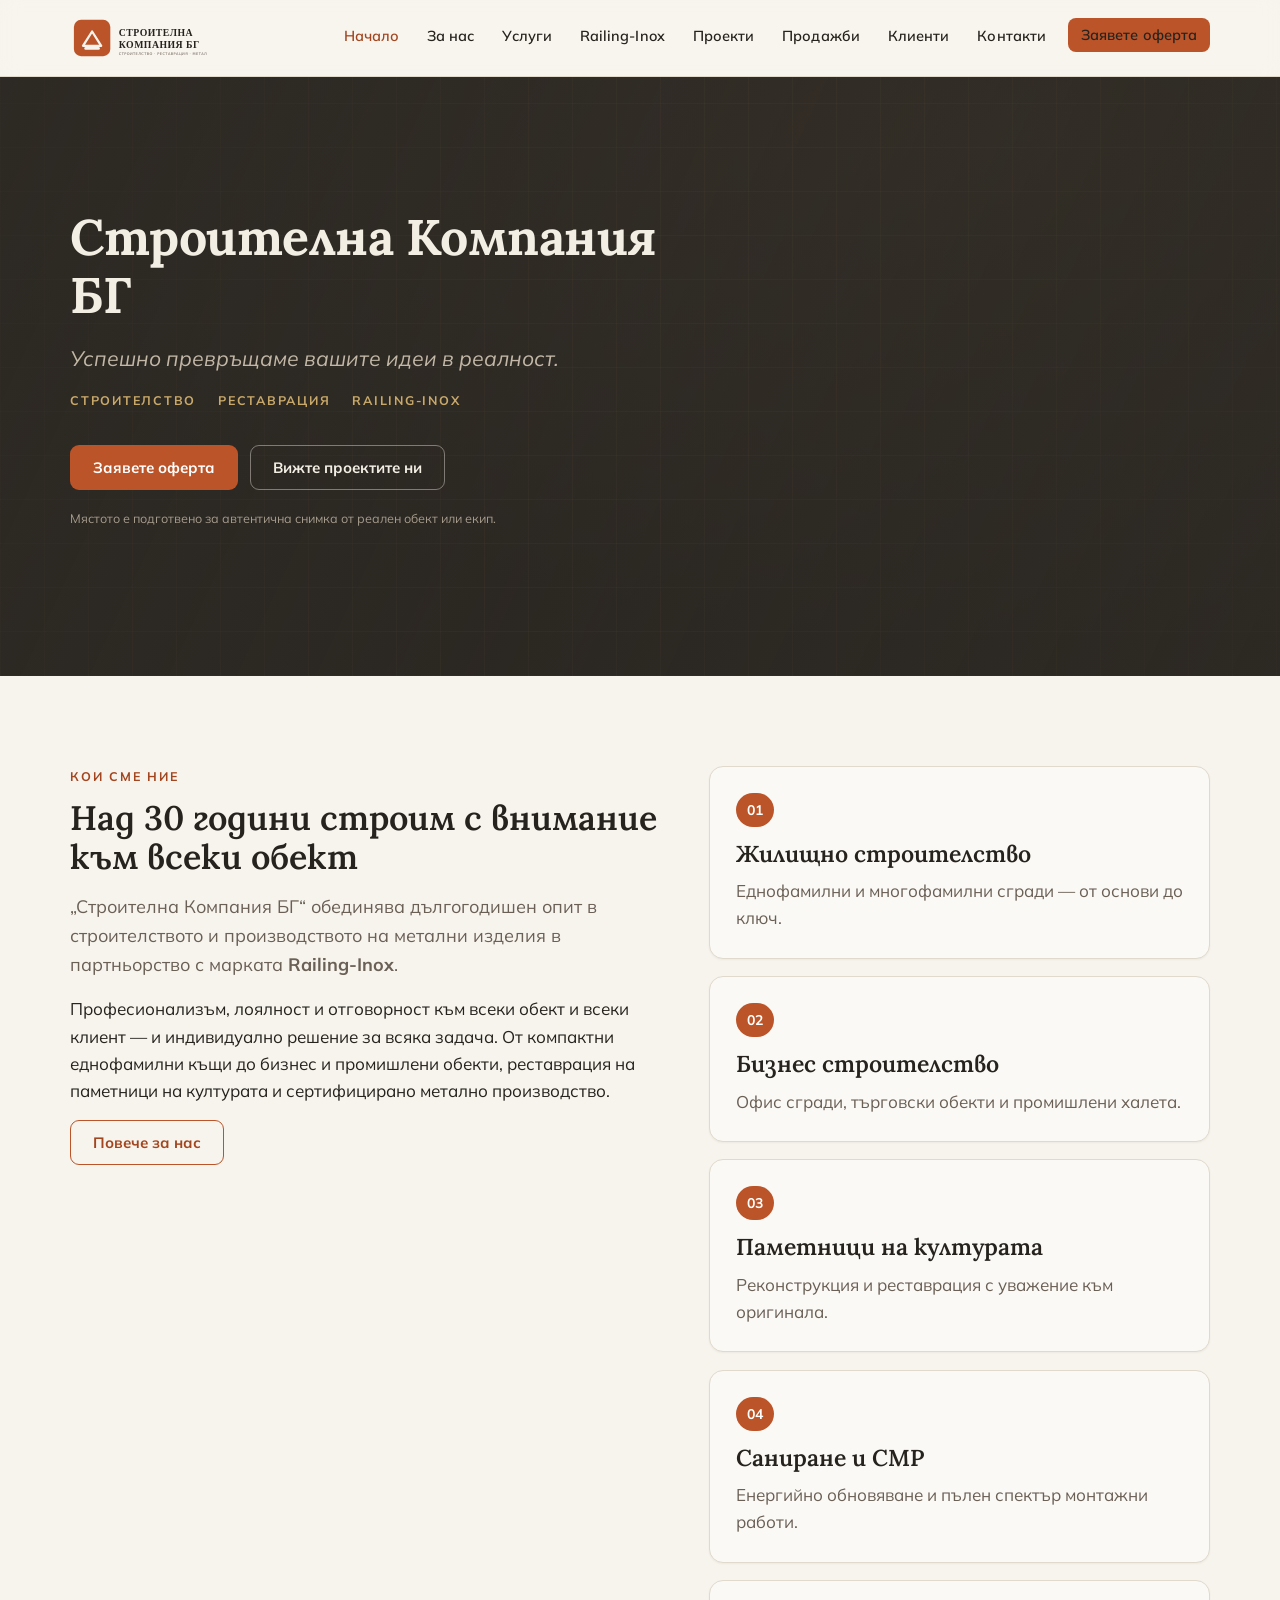
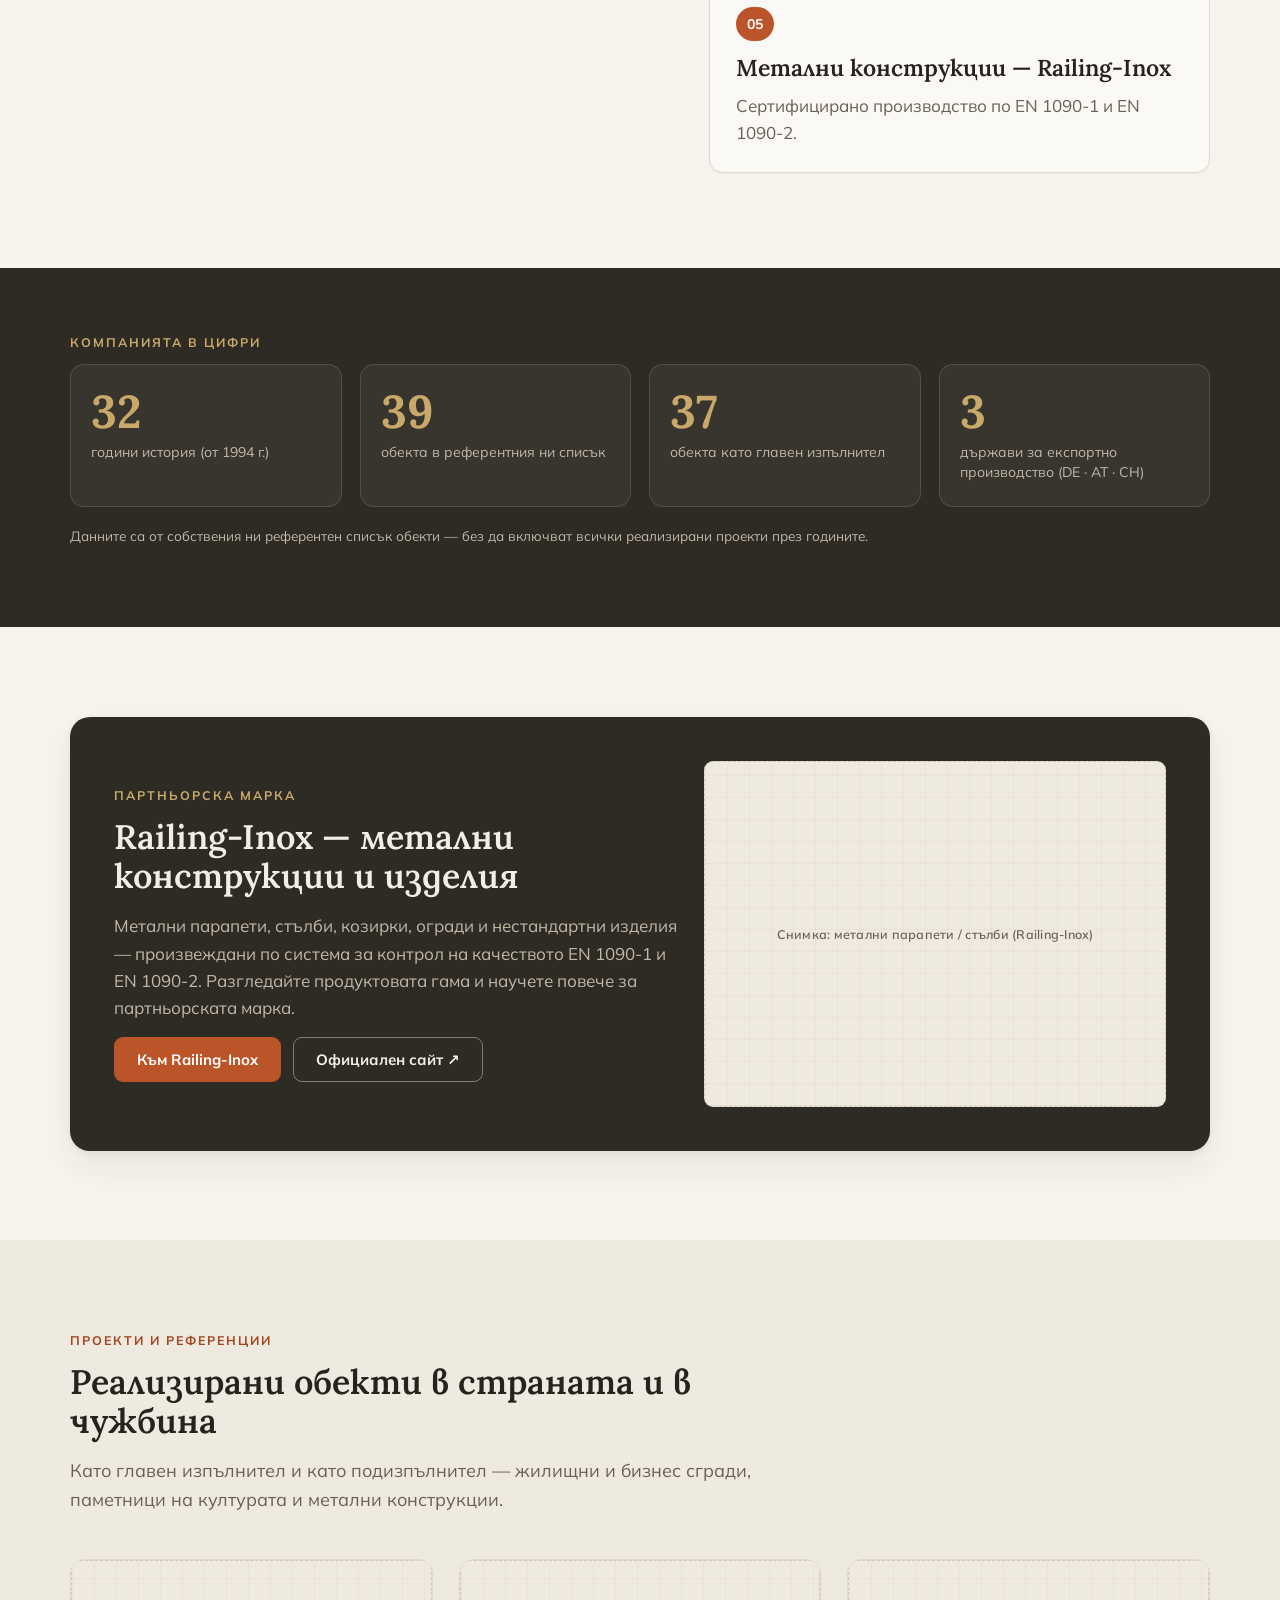
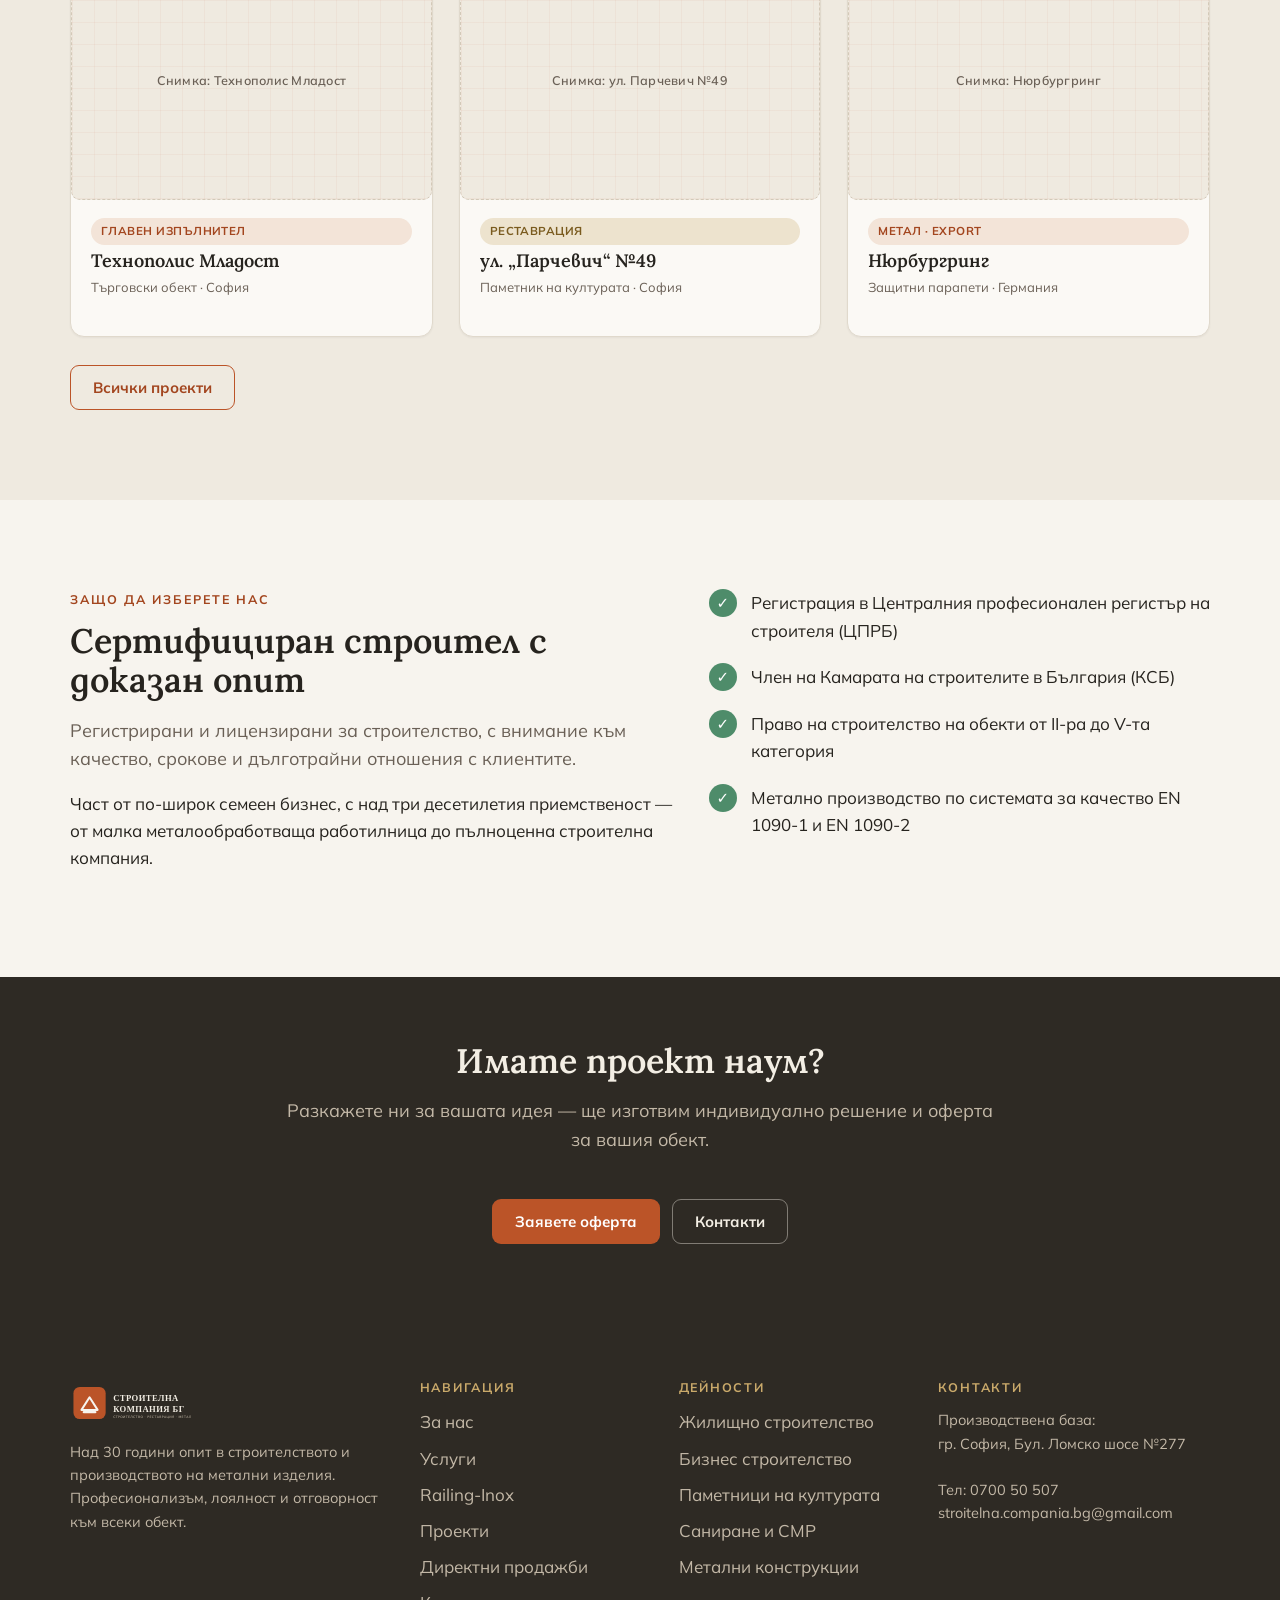
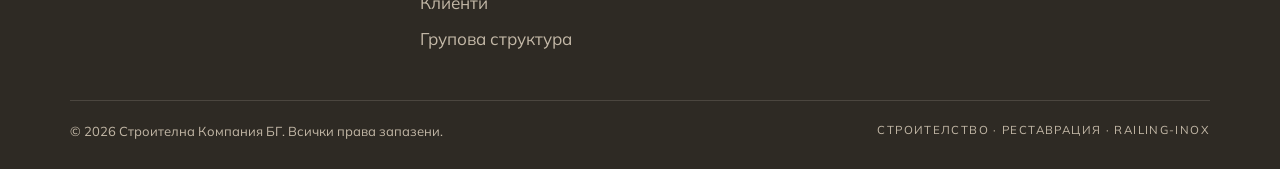
<file: index.html>
<!doctype html>
<html lang="bg">
<head>
<meta charset="utf-8">
<meta name="viewport" content="width=device-width, initial-scale=1">
<title>Строителна Компания БГ — строителство, реставрация и метални конструкции</title>
<meta name="description" content="Над 30 години опит в жилищно и бизнес строителство, реставрация на паметници на културата, саниране и метални конструкции. Главен изпълнител и подизпълнител в страната и чужбина.">
<link rel="canonical" href="index.html">
<meta name="theme-color" content="#2E2A24">
<!-- Open Graph -->
<meta property="og:type" content="website">
<meta property="og:url" content="https://www.stroitelna-compania-bg.com/">
<meta property="og:locale" content="bg_BG">
<meta property="og:site_name" content="Строителна Компания БГ">
<meta property="og:title" content="Строителна Компания БГ — строителство, реставрация и метал">
<meta property="og:description" content="Над 30 години опит. Успешно превръщаме вашите идеи в реалност.">
<meta property="og:image" content="https://www.stroitelna-compania-bg.com/assets/brand/og-image.png">
<meta name="twitter:card" content="summary_large_image">
<!-- Favicons -->
<link rel="icon" href="assets/brand/favicon.svg" type="image/svg+xml">
<link rel="icon" href="assets/brand/favicon-32.png" sizes="32x32" type="image/png">
<link rel="apple-touch-icon" href="assets/brand/logo-icon-placeholder.png">
<!-- Fonts -->
<link rel="preconnect" href="https://fonts.googleapis.com">
<link rel="preconnect" href="https://fonts.gstatic.com" crossorigin>
<link href="https://fonts.googleapis.com/css2?family=Lora:wght@500;600;700&family=Mulish:wght@400;600;700&display=swap" rel="stylesheet">
<link rel="stylesheet" href="css/styles.css">
<script type="application/ld+json">
{
  "@context": "https://schema.org",
  "@type": "GeneralContractor",
  "name": "Строителна Компания БГ",
  "url": "",
  "foundingDate": "1994",
  "slogan": "Успешно превръщаме вашите идеи в реалност",
  "email": "stroitelna.compania.bg@gmail.com",
  "telephone": "+359884619013",
  "areaServed": "BG",
  "knowsAbout": ["жилищно строителство", "бизнес строителство", "реставрация на паметници на културата", "саниране", "метални конструкции"]
}
</script>
</head>
<body>
<a class="skip-link" href="#main">Към съдържанието</a>

<!-- ==== HEADER (keep in sync across all pages) ==== -->
<header class="site-header">
  <nav class="nav container" aria-label="Основна навигация">
    <a class="brand" href="index.html" aria-label="Строителна Компания БГ — начало">
      <img src="assets/brand/logo-placeholder.svg" alt="Строителна Компания БГ" width="480" height="160">
    </a>
    <button class="nav-toggle" aria-expanded="false" aria-controls="primary-nav" aria-label="Отвори меню">
      <span></span>
    </button>
    <ul class="nav-links" id="primary-nav">
      <li><a href="index.html" aria-current="page">Начало</a></li>
      <li><a href="za-nas.html">За нас</a></li>
      <li><a href="uslugi.html">Услуги</a></li>
      <li><a href="railing-inox.html">Railing-Inox</a></li>
      <li><a href="proekti.html">Проекти</a></li>
      <li><a href="prodazhbi.html">Продажби</a></li>
      <li><a href="klienti.html">Клиенти</a></li>
      <li><a href="kontakti.html">Контакти</a></li>
      <li class="nav-cta"><a class="btn btn--primary btn--sm" href="kontakti.html#oferta">Заявете оферта</a></li>
    </ul>
  </nav>
</header>

<main id="main">

  <!-- ==== HERO ==== -->
  <section class="hero" aria-label="Въведение">
    <div class="hero__media" role="img" aria-label="Фон: архитектурен чертеж (временна текстура)"></div>
    <div class="container">
      <div class="hero__inner">
        <h1>Строителна Компания БГ</h1>
        <p class="hero__lead">Успешно превръщаме вашите идеи в реалност.</p>
        <ul class="hero__tags">
          <li>Строителство</li>
          <li>Реставрация</li>
          <li>Railing-Inox</li>
        </ul>
        <div class="btn-row">
          <a class="btn btn--primary" href="kontakti.html#oferta">Заявете оферта</a>
          <a class="btn btn--on-dark" href="proekti.html">Вижте проектите ни</a>
        </div>
        <p class="hero__note">Мястото е подготвено за автентична снимка от реален обект или екип.</p>
      </div>
    </div>
  </section>

  <!-- ==== WHO WE ARE ==== -->
  <section class="section section--paper">
    <div class="container grid grid--sidebar">
      <div>
        <p class="eyebrow">Кои сме ние</p>
        <h2>Над 30 години строим с внимание към всеки обект</h2>
        <p class="lead">„Строителна Компания БГ“ обединява дългогодишен опит в строителството и производството на метални изделия в партньорство с марката <strong>Railing-Inox</strong>.</p>
        <p>Професионализъм, лоялност и отговорност към всеки обект и всеки клиент — и индивидуално решение за всяка задача. От компактни еднофамилни къщи до бизнес и промишлени обекти, реставрация на паметници на културата и сертифицирано метално производство.</p>
        <div class="btn-row">
          <a class="btn btn--ghost" href="za-nas.html">Повече за нас</a>
        </div>
      </div>
      <ul class="grid" style="gap:12px; list-style:none; margin:0; padding:0;">
        <li class="card card--link"><a href="uslugi.html#jilishtno" style="text-decoration:none;color:inherit;"><span class="card__badge">01</span><h3>Жилищно строителство</h3><p class="muted mb-0">Еднофамилни и многофамилни сгради — от основи до ключ.</p></a></li>
        <li class="card card--link"><a href="uslugi.html#biznes" style="text-decoration:none;color:inherit;"><span class="card__badge">02</span><h3>Бизнес строителство</h3><p class="muted mb-0">Офис сгради, търговски обекти и промишлени халета.</p></a></li>
        <li class="card card--link"><a href="uslugi.html#pametnici" style="text-decoration:none;color:inherit;"><span class="card__badge">03</span><h3>Паметници на културата</h3><p class="muted mb-0">Реконструкция и реставрация с уважение към оригинала.</p></a></li>
        <li class="card card--link"><a href="uslugi.html#sanirane" style="text-decoration:none;color:inherit;"><span class="card__badge">04</span><h3>Саниране и СМР</h3><p class="muted mb-0">Енергийно обновяване и пълен спектър монтажни работи.</p></a></li>
        <li class="card card--link"><a href="uslugi.html#metal" style="text-decoration:none;color:inherit;"><span class="card__badge">05</span><h3>Метални конструкции — Railing-Inox</h3><p class="muted mb-0">Сертифицирано производство по EN 1090-1 и EN 1090-2.</p></a></li>
      </ul>
    </div>
  </section>

  <!-- ==== STATS ==== -->
  <section class="section--tight section--panel">
    <div class="container">
      <p class="eyebrow">Компанията в цифри</p>
      <div class="stats">
        <div class="stat"><b>32</b><span>години история (от 1994 г.)</span></div>
        <div class="stat"><b>39</b><span>обекта в референтния ни списък</span></div>
        <div class="stat"><b>37</b><span>обекта като главен изпълнител</span></div>
        <div class="stat"><b>3</b><span>държави за експортно производство (DE · AT · CH)</span></div>
      </div>
      <p class="muted" style="margin-top:18px; font-size:13.5px; color:var(--panel-muted);">Данните са от собствения ни референтен списък обекти — без да включват всички реализирани проекти през годините.</p>
    </div>
  </section>

  <!-- ==== RAILING-INOX PARTNER TEASER ==== -->
  <section class="section section--paper">
    <div class="container">
      <div class="callout grid grid--sidebar" style="align-items:center;">
        <div>
          <p class="eyebrow">Партньорска марка</p>
          <h2>Railing-Inox — метални конструкции и изделия</h2>
          <p>Метални парапети, стълби, козирки, огради и нестандартни изделия — произвеждани по система за контрол на качеството EN 1090-1 и EN 1090-2. Разгледайте продуктовата гама и научете повече за партньорската марка.</p>
          <div class="btn-row">
            <a class="btn btn--primary" href="railing-inox.html">Към Railing-Inox</a>
            <a class="btn btn--on-dark" href="https://railing-inox.com" target="_blank" rel="noopener">Официален сайт ↗</a>
          </div>
        </div>
        <div class="ph ph--4x3" data-label="Снимка: метални парапети / стълби (Railing-Inox)"></div>
      </div>
    </div>
  </section>

  <!-- ==== PROJECTS TEASER ==== -->
  <section class="section section--soft">
    <div class="container">
      <div class="section-head">
        <p class="eyebrow">Проекти и референции</p>
        <h2>Реализирани обекти в страната и в чужбина</h2>
        <p class="lead">Като главен изпълнител и като подизпълнител — жилищни и бизнес сгради, паметници на културата и метални конструкции.</p>
      </div>
      <div class="grid grid--3">
        <article class="tile">
          <div class="ph ph--3x2" data-label="Снимка: Технополис Младост"></div>
          <div class="tile__body"><span class="tag">Главен изпълнител</span><h3 class="tile__title">Технополис Младост</h3><p class="tile__role">Търговски обект · София</p></div>
        </article>
        <article class="tile">
          <div class="ph ph--3x2" data-label="Снимка: ул. Парчевич №49"></div>
          <div class="tile__body"><span class="tag tag--warning">Реставрация</span><h3 class="tile__title">ул. „Парчевич“ №49</h3><p class="tile__role">Паметник на културата · София</p></div>
        </article>
        <article class="tile">
          <div class="ph ph--3x2" data-label="Снимка: Нюрбургринг"></div>
          <div class="tile__body"><span class="tag">Метал · Export</span><h3 class="tile__title">Нюрбургринг</h3><p class="tile__role">Защитни парапети · Германия</p></div>
        </article>
      </div>
      <div class="btn-row" style="margin-top:28px;">
        <a class="btn btn--ghost" href="proekti.html">Всички проекти</a>
      </div>
    </div>
  </section>

  <!-- ==== WHY US ==== -->
  <section class="section section--paper">
    <div class="container grid grid--sidebar">
      <div>
        <p class="eyebrow">Защо да изберете нас</p>
        <h2>Сертифициран строител с доказан опит</h2>
        <p class="lead">Регистрирани и лицензирани за строителство, с внимание към качество, срокове и дълготрайни отношения с клиентите.</p>
        <p>Част от по-широк семеен бизнес, с над три десетилетия приемственост — от малка металообработваща работилница до пълноценна строителна компания.</p>
      </div>
      <ul class="checklist">
        <li>Регистрация в Централния професионален регистър на строителя (ЦПРБ)</li>
        <li>Член на Камарата на строителите в България (КСБ)</li>
        <li>Право на строителство на обекти от II-ра до V-та категория</li>
        <li>Метално производство по системата за качество EN 1090-1 и EN 1090-2</li>
      </ul>
    </div>
  </section>

  <!-- ==== OFFER CTA ==== -->
  <section class="section--tight section--panel" id="cta">
    <div class="container center">
      <div class="section-head" style="margin-inline:auto;">
        <h2>Имате проект наум?</h2>
        <p class="lead">Разкажете ни за вашата идея — ще изготвим индивидуално решение и оферта за вашия обект.</p>
      </div>
      <div class="btn-row" style="justify-content:center;">
        <a class="btn btn--primary" href="kontakti.html#oferta">Заявете оферта</a>
        <a class="btn btn--on-dark" href="kontakti.html">Контакти</a>
      </div>
    </div>
  </section>

</main>

<!-- ==== FOOTER (keep in sync across all pages) ==== -->
<footer class="site-footer">
  <div class="container">
    <div class="footer-grid">
      <div class="footer-col">
        <img class="footer-logo" src="assets/brand/logo-placeholder-dark.svg" alt="Строителна Компания БГ">
        <p>Над 30 години опит в строителството и производството на метални изделия. Професионализъм, лоялност и отговорност към всеки обект.</p>
      </div>
      <div class="footer-col">
        <h4>Навигация</h4>
        <ul>
          <li><a href="za-nas.html">За нас</a></li>
          <li><a href="uslugi.html">Услуги</a></li>
          <li><a href="railing-inox.html">Railing-Inox</a></li>
          <li><a href="proekti.html">Проекти</a></li>
          <li><a href="prodazhbi.html">Директни продажби</a></li>
          <li><a href="klienti.html">Клиенти</a></li>
          <li><a href="grupova-struktura.html">Групова структура</a></li>
        </ul>
      </div>
      <div class="footer-col">
        <h4>Дейности</h4>
        <ul>
          <li><a href="uslugi.html#jilishtno">Жилищно строителство</a></li>
          <li><a href="uslugi.html#biznes">Бизнес строителство</a></li>
          <li><a href="uslugi.html#pametnici">Паметници на културата</a></li>
          <li><a href="uslugi.html#sanirane">Саниране и СМР</a></li>
          <li><a href="uslugi.html#metal">Метални конструкции</a></li>
        </ul>
      </div>
      <div class="footer-col">
        <h4>Контакти</h4>
        <p>
          Производствена база:<br>гр. София, Бул. Ломско шосе №277<br><br>
          Тел: <a href="tel:070050507">0700 50 507</a><br>
          <a href="mailto:stroitelna.compania.bg@gmail.com">stroitelna.compania.bg@gmail.com</a>
        </p>
      </div>
    </div>
    <div class="footer-bottom">
      <span>© <span id="year">2026</span> Строителна Компания БГ. Всички права запазени.</span>
      <span class="footer-brands">Строителство · Реставрация · Railing-Inox</span>
    </div>
  </div>
</footer>

<script src="js/main.js" defer></script>
</body>
</html>
</file>
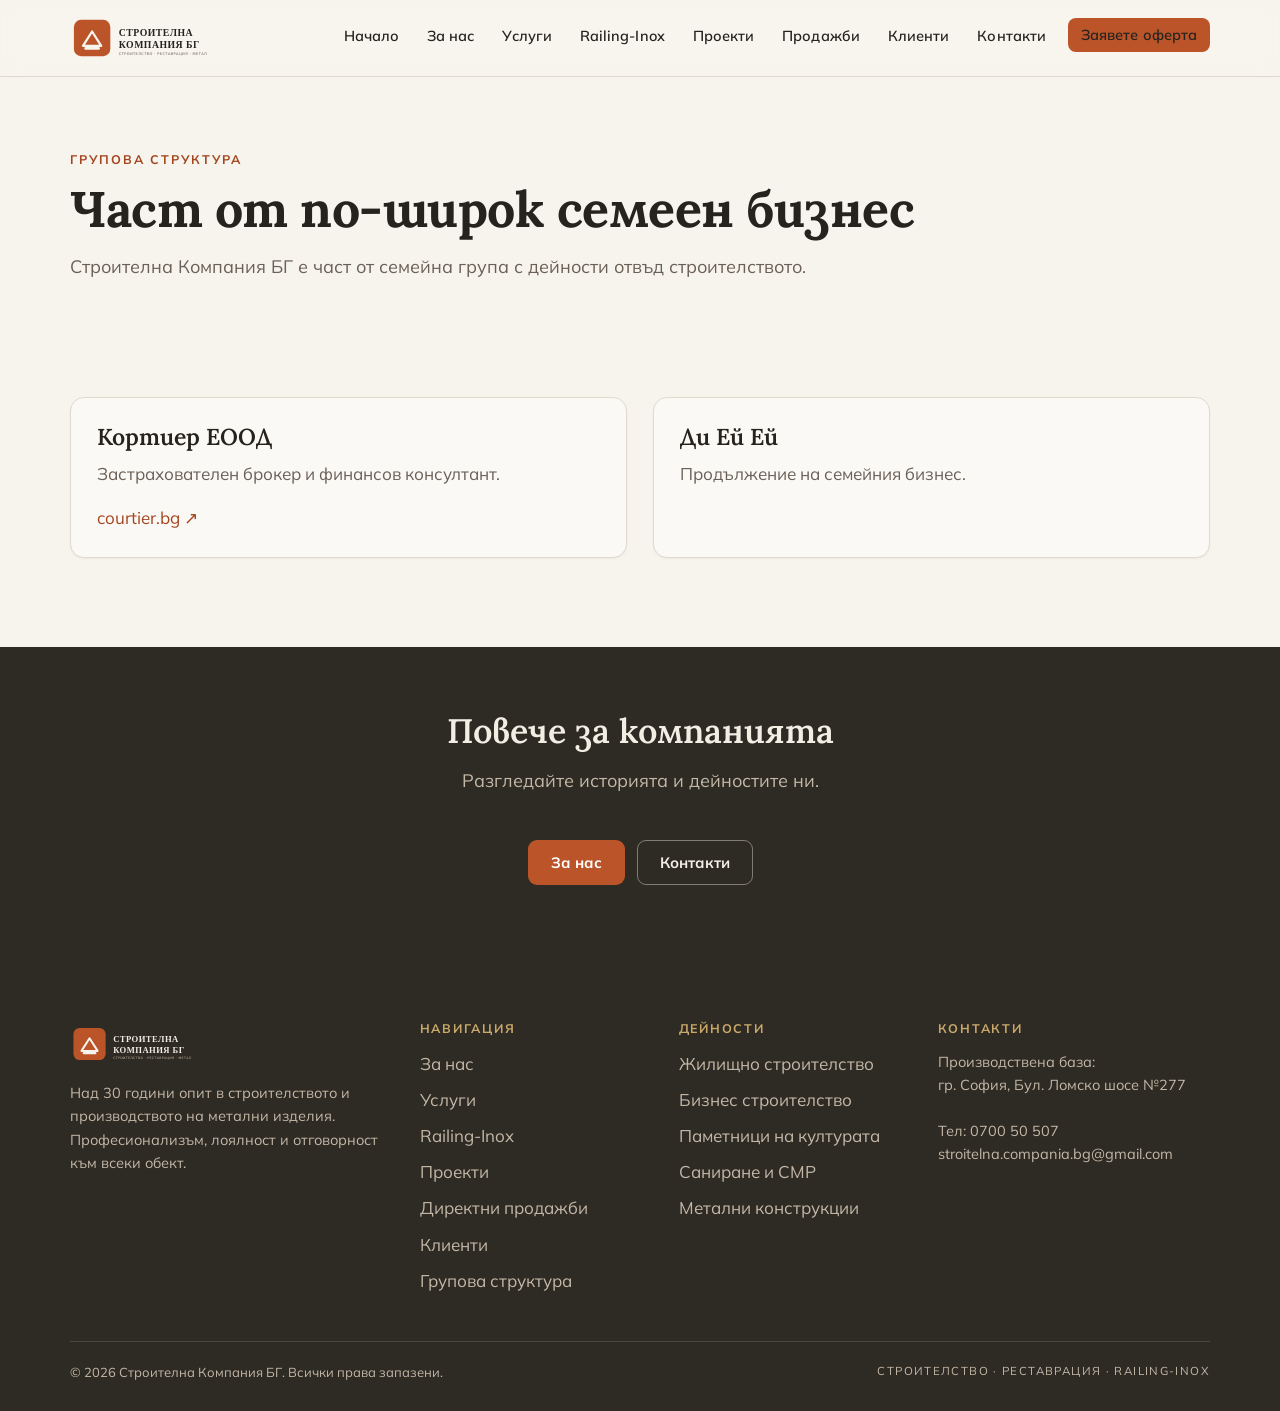
<file: grupova-struktura.html>
<!doctype html>
<html lang="bg">
<head>
<meta charset="utf-8">
<meta name="viewport" content="width=device-width, initial-scale=1">
<title>Групова структура — Строителна Компания БГ</title>
<meta name="description" content="По-широкият семеен бизнес около Строителна Компания БГ — Кортиер ЕООД (застрахователен брокер) и Ди Ей Ей.">
<link rel="canonical" href="grupova-struktura.html">
<meta name="theme-color" content="#2E2A24">
<meta property="og:type" content="website">
<meta property="og:url" content="https://www.stroitelna-compania-bg.com/grupova-struktura.html">
<meta property="og:locale" content="bg_BG">
<meta property="og:site_name" content="Строителна Компания БГ">
<meta property="og:title" content="Групова структура — Строителна Компания БГ">
<meta property="og:description" content="По-широкият семеен бизнес около компанията.">
<meta property="og:image" content="https://www.stroitelna-compania-bg.com/assets/brand/og-image.png">
<meta name="twitter:card" content="summary_large_image">
<link rel="icon" href="assets/brand/favicon.svg" type="image/svg+xml">
<link rel="icon" href="assets/brand/favicon-32.png" sizes="32x32" type="image/png">
<link rel="apple-touch-icon" href="assets/brand/logo-icon-placeholder.png">
<link rel="preconnect" href="https://fonts.googleapis.com">
<link rel="preconnect" href="https://fonts.gstatic.com" crossorigin>
<link href="https://fonts.googleapis.com/css2?family=Lora:wght@500;600;700&family=Mulish:wght@400;600;700&display=swap" rel="stylesheet">
<link rel="stylesheet" href="css/styles.css">
</head>
<body>
<a class="skip-link" href="#main">Към съдържанието</a>

<!-- ==== HEADER (keep in sync across all pages) ==== -->
<header class="site-header">
  <nav class="nav container" aria-label="Основна навигация">
    <a class="brand" href="index.html" aria-label="Строителна Компания БГ — начало">
      <img src="assets/brand/logo-placeholder.svg" alt="Строителна Компания БГ" width="480" height="160">
    </a>
    <button class="nav-toggle" aria-expanded="false" aria-controls="primary-nav" aria-label="Отвори меню">
      <span></span>
    </button>
    <ul class="nav-links" id="primary-nav">
      <li><a href="index.html">Начало</a></li>
      <li><a href="za-nas.html">За нас</a></li>
      <li><a href="uslugi.html">Услуги</a></li>
      <li><a href="railing-inox.html">Railing-Inox</a></li>
      <li><a href="proekti.html">Проекти</a></li>
      <li><a href="prodazhbi.html">Продажби</a></li>
      <li><a href="klienti.html">Клиенти</a></li>
      <li><a href="kontakti.html">Контакти</a></li>
      <li class="nav-cta"><a class="btn btn--primary btn--sm" href="kontakti.html#oferta">Заявете оферта</a></li>
    </ul>
  </nav>
</header>

<main id="main">

  <section class="page-intro section--paper">
    <div class="container">
      <p class="eyebrow">Групова структура</p>
      <h1>Част от по-широк семеен бизнес</h1>
      <p class="lead">Строителна Компания БГ е част от семейна група с дейности отвъд строителството.</p>
    </div>
  </section>

  <section class="section section--paper">
    <div class="container grid grid--2">
      <div class="card">
        <h3>Кортиер ЕООД</h3>
        <p class="muted">Застрахователен брокер и финансов консултант.</p>
        <p class="mb-0"><a href="https://courtier.bg" target="_blank" rel="noopener">courtier.bg ↗</a></p>
      </div>
      <div class="card">
        <h3>Ди Ей Ей</h3>
        <p class="mb-0 muted">Продължение на семейния бизнес.</p>
      </div>
    </div>
  </section>

  <section class="section--tight section--panel">
    <div class="container center">
      <div class="section-head" style="margin-inline:auto;"><h2>Повече за компанията</h2><p class="lead">Разгледайте историята и дейностите ни.</p></div>
      <div class="btn-row" style="justify-content:center;">
        <a class="btn btn--primary" href="za-nas.html">За нас</a>
        <a class="btn btn--on-dark" href="kontakti.html">Контакти</a>
      </div>
    </div>
  </section>

</main>

<!-- ==== FOOTER (keep in sync across all pages) ==== -->
<footer class="site-footer">
  <div class="container">
    <div class="footer-grid">
      <div class="footer-col">
        <img class="footer-logo" src="assets/brand/logo-placeholder-dark.svg" alt="Строителна Компания БГ">
        <p>Над 30 години опит в строителството и производството на метални изделия. Професионализъм, лоялност и отговорност към всеки обект.</p>
      </div>
      <div class="footer-col">
        <h4>Навигация</h4>
        <ul>
          <li><a href="za-nas.html">За нас</a></li>
          <li><a href="uslugi.html">Услуги</a></li>
          <li><a href="railing-inox.html">Railing-Inox</a></li>
          <li><a href="proekti.html">Проекти</a></li>
          <li><a href="prodazhbi.html">Директни продажби</a></li>
          <li><a href="klienti.html">Клиенти</a></li>
          <li><a href="grupova-struktura.html">Групова структура</a></li>
        </ul>
      </div>
      <div class="footer-col">
        <h4>Дейности</h4>
        <ul>
          <li><a href="uslugi.html#jilishtno">Жилищно строителство</a></li>
          <li><a href="uslugi.html#biznes">Бизнес строителство</a></li>
          <li><a href="uslugi.html#pametnici">Паметници на културата</a></li>
          <li><a href="uslugi.html#sanirane">Саниране и СМР</a></li>
          <li><a href="uslugi.html#metal">Метални конструкции</a></li>
        </ul>
      </div>
      <div class="footer-col">
        <h4>Контакти</h4>
        <p>
          Производствена база:<br>гр. София, Бул. Ломско шосе №277<br><br>
          Тел: <a href="tel:070050507">0700 50 507</a><br>
          <a href="mailto:stroitelna.compania.bg@gmail.com">stroitelna.compania.bg@gmail.com</a>
        </p>
      </div>
    </div>
    <div class="footer-bottom">
      <span>© <span id="year">2026</span> Строителна Компания БГ. Всички права запазени.</span>
      <span class="footer-brands">Строителство · Реставрация · Railing-Inox</span>
    </div>
  </div>
</footer>

<script src="js/main.js" defer></script>
</body>
</html>
</file>
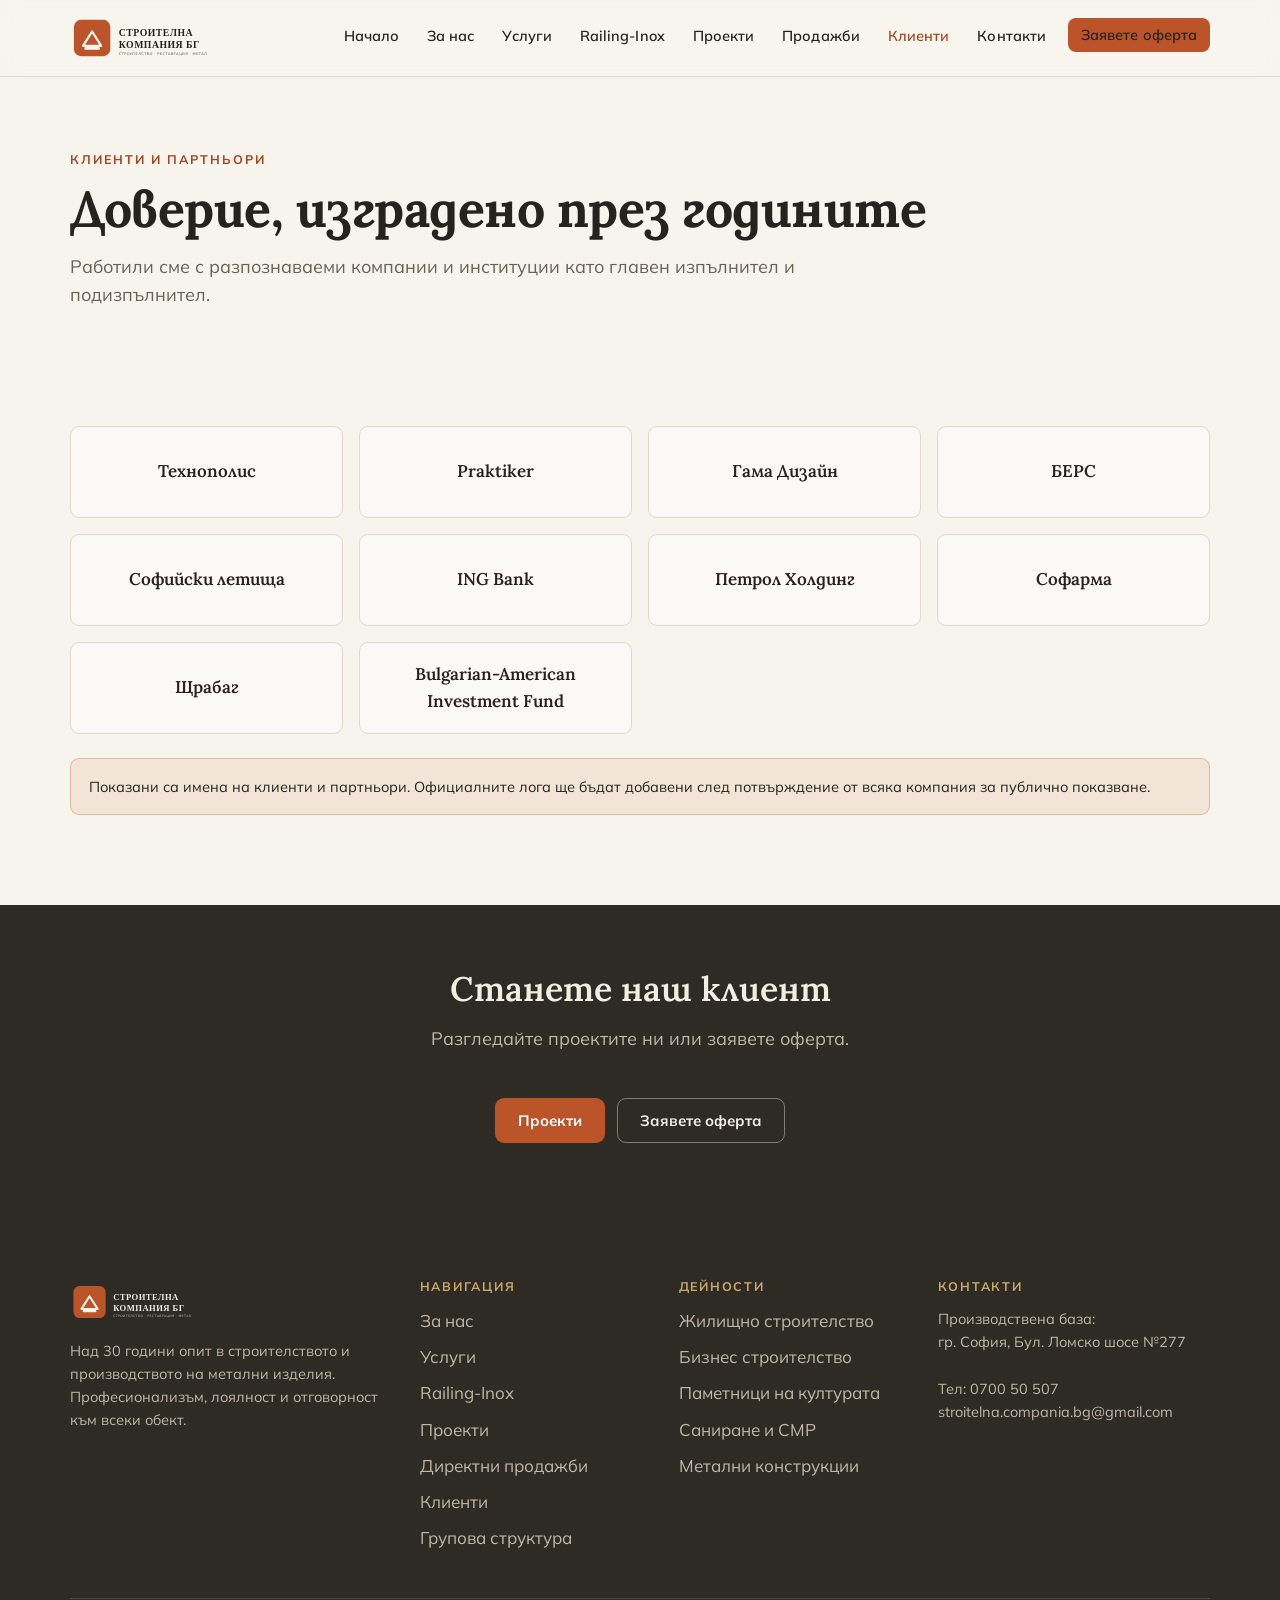
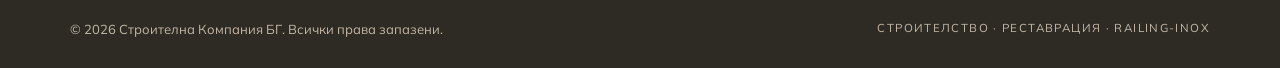
<file: klienti.html>
<!doctype html>
<html lang="bg">
<head>
<meta charset="utf-8">
<meta name="viewport" content="width=device-width, initial-scale=1">
<title>Клиенти и партньори — Строителна Компания БГ</title>
<meta name="description" content="Разпознаваеми клиенти и партньори на Строителна Компания БГ през годините.">
<link rel="canonical" href="klienti.html">
<meta name="theme-color" content="#2E2A24">
<meta property="og:type" content="website">
<meta property="og:url" content="https://www.stroitelna-compania-bg.com/klienti.html">
<meta property="og:locale" content="bg_BG">
<meta property="og:site_name" content="Строителна Компания БГ">
<meta property="og:title" content="Клиенти и партньори — Строителна Компания БГ">
<meta property="og:description" content="Разпознаваеми клиенти и партньори през годините.">
<meta property="og:image" content="https://www.stroitelna-compania-bg.com/assets/brand/og-image.png">
<meta name="twitter:card" content="summary_large_image">
<link rel="icon" href="assets/brand/favicon.svg" type="image/svg+xml">
<link rel="icon" href="assets/brand/favicon-32.png" sizes="32x32" type="image/png">
<link rel="apple-touch-icon" href="assets/brand/logo-icon-placeholder.png">
<link rel="preconnect" href="https://fonts.googleapis.com">
<link rel="preconnect" href="https://fonts.gstatic.com" crossorigin>
<link href="https://fonts.googleapis.com/css2?family=Lora:wght@500;600;700&family=Mulish:wght@400;600;700&display=swap" rel="stylesheet">
<link rel="stylesheet" href="css/styles.css">
</head>
<body>
<a class="skip-link" href="#main">Към съдържанието</a>

<!-- ==== HEADER (keep in sync across all pages) ==== -->
<header class="site-header">
  <nav class="nav container" aria-label="Основна навигация">
    <a class="brand" href="index.html" aria-label="Строителна Компания БГ — начало">
      <img src="assets/brand/logo-placeholder.svg" alt="Строителна Компания БГ" width="480" height="160">
    </a>
    <button class="nav-toggle" aria-expanded="false" aria-controls="primary-nav" aria-label="Отвори меню">
      <span></span>
    </button>
    <ul class="nav-links" id="primary-nav">
      <li><a href="index.html">Начало</a></li>
      <li><a href="za-nas.html">За нас</a></li>
      <li><a href="uslugi.html">Услуги</a></li>
      <li><a href="railing-inox.html">Railing-Inox</a></li>
      <li><a href="proekti.html">Проекти</a></li>
      <li><a href="prodazhbi.html">Продажби</a></li>
      <li><a href="klienti.html" aria-current="page">Клиенти</a></li>
      <li><a href="kontakti.html">Контакти</a></li>
      <li class="nav-cta"><a class="btn btn--primary btn--sm" href="kontakti.html#oferta">Заявете оферта</a></li>
    </ul>
  </nav>
</header>

<main id="main">

  <section class="page-intro section--paper">
    <div class="container">
      <p class="eyebrow">Клиенти и партньори</p>
      <h1>Доверие, изградено през годините</h1>
      <p class="lead">Работили сме с разпознаваеми компании и институции като главен изпълнител и подизпълнител.</p>
    </div>
  </section>

  <section class="section section--paper">
    <div class="container">
      <div class="logo-grid">
        <div class="logo-cell">Технополис</div>
        <div class="logo-cell">Praktiker</div>
        <div class="logo-cell">Гама Дизайн</div>
        <div class="logo-cell">БЕРС</div>
        <div class="logo-cell">Софийски летища</div>
        <div class="logo-cell">ING Bank</div>
        <div class="logo-cell">Петрол Холдинг</div>
        <div class="logo-cell">Софарма</div>
        <div class="logo-cell">Щрабаг</div>
        <div class="logo-cell">Bulgarian-American Investment Fund</div>
      </div>
      <div class="note-box" style="margin-top:24px;">
        Показани са имена на клиенти и партньори. Официалните лога ще бъдат добавени след потвърждение от всяка компания за публично показване.
      </div>
    </div>
  </section>

  <section class="section--tight section--panel">
    <div class="container center">
      <div class="section-head" style="margin-inline:auto;"><h2>Станете наш клиент</h2><p class="lead">Разгледайте проектите ни или заявете оферта.</p></div>
      <div class="btn-row" style="justify-content:center;">
        <a class="btn btn--primary" href="proekti.html">Проекти</a>
        <a class="btn btn--on-dark" href="kontakti.html#oferta">Заявете оферта</a>
      </div>
    </div>
  </section>

</main>

<!-- ==== FOOTER (keep in sync across all pages) ==== -->
<footer class="site-footer">
  <div class="container">
    <div class="footer-grid">
      <div class="footer-col">
        <img class="footer-logo" src="assets/brand/logo-placeholder-dark.svg" alt="Строителна Компания БГ">
        <p>Над 30 години опит в строителството и производството на метални изделия. Професионализъм, лоялност и отговорност към всеки обект.</p>
      </div>
      <div class="footer-col">
        <h4>Навигация</h4>
        <ul>
          <li><a href="za-nas.html">За нас</a></li>
          <li><a href="uslugi.html">Услуги</a></li>
          <li><a href="railing-inox.html">Railing-Inox</a></li>
          <li><a href="proekti.html">Проекти</a></li>
          <li><a href="prodazhbi.html">Директни продажби</a></li>
          <li><a href="klienti.html">Клиенти</a></li>
          <li><a href="grupova-struktura.html">Групова структура</a></li>
        </ul>
      </div>
      <div class="footer-col">
        <h4>Дейности</h4>
        <ul>
          <li><a href="uslugi.html#jilishtno">Жилищно строителство</a></li>
          <li><a href="uslugi.html#biznes">Бизнес строителство</a></li>
          <li><a href="uslugi.html#pametnici">Паметници на културата</a></li>
          <li><a href="uslugi.html#sanirane">Саниране и СМР</a></li>
          <li><a href="uslugi.html#metal">Метални конструкции</a></li>
        </ul>
      </div>
      <div class="footer-col">
        <h4>Контакти</h4>
        <p>
          Производствена база:<br>гр. София, Бул. Ломско шосе №277<br><br>
          Тел: <a href="tel:070050507">0700 50 507</a><br>
          <a href="mailto:stroitelna.compania.bg@gmail.com">stroitelna.compania.bg@gmail.com</a>
        </p>
      </div>
    </div>
    <div class="footer-bottom">
      <span>© <span id="year">2026</span> Строителна Компания БГ. Всички права запазени.</span>
      <span class="footer-brands">Строителство · Реставрация · Railing-Inox</span>
    </div>
  </div>
</footer>

<script src="js/main.js" defer></script>
</body>
</html>
</file>
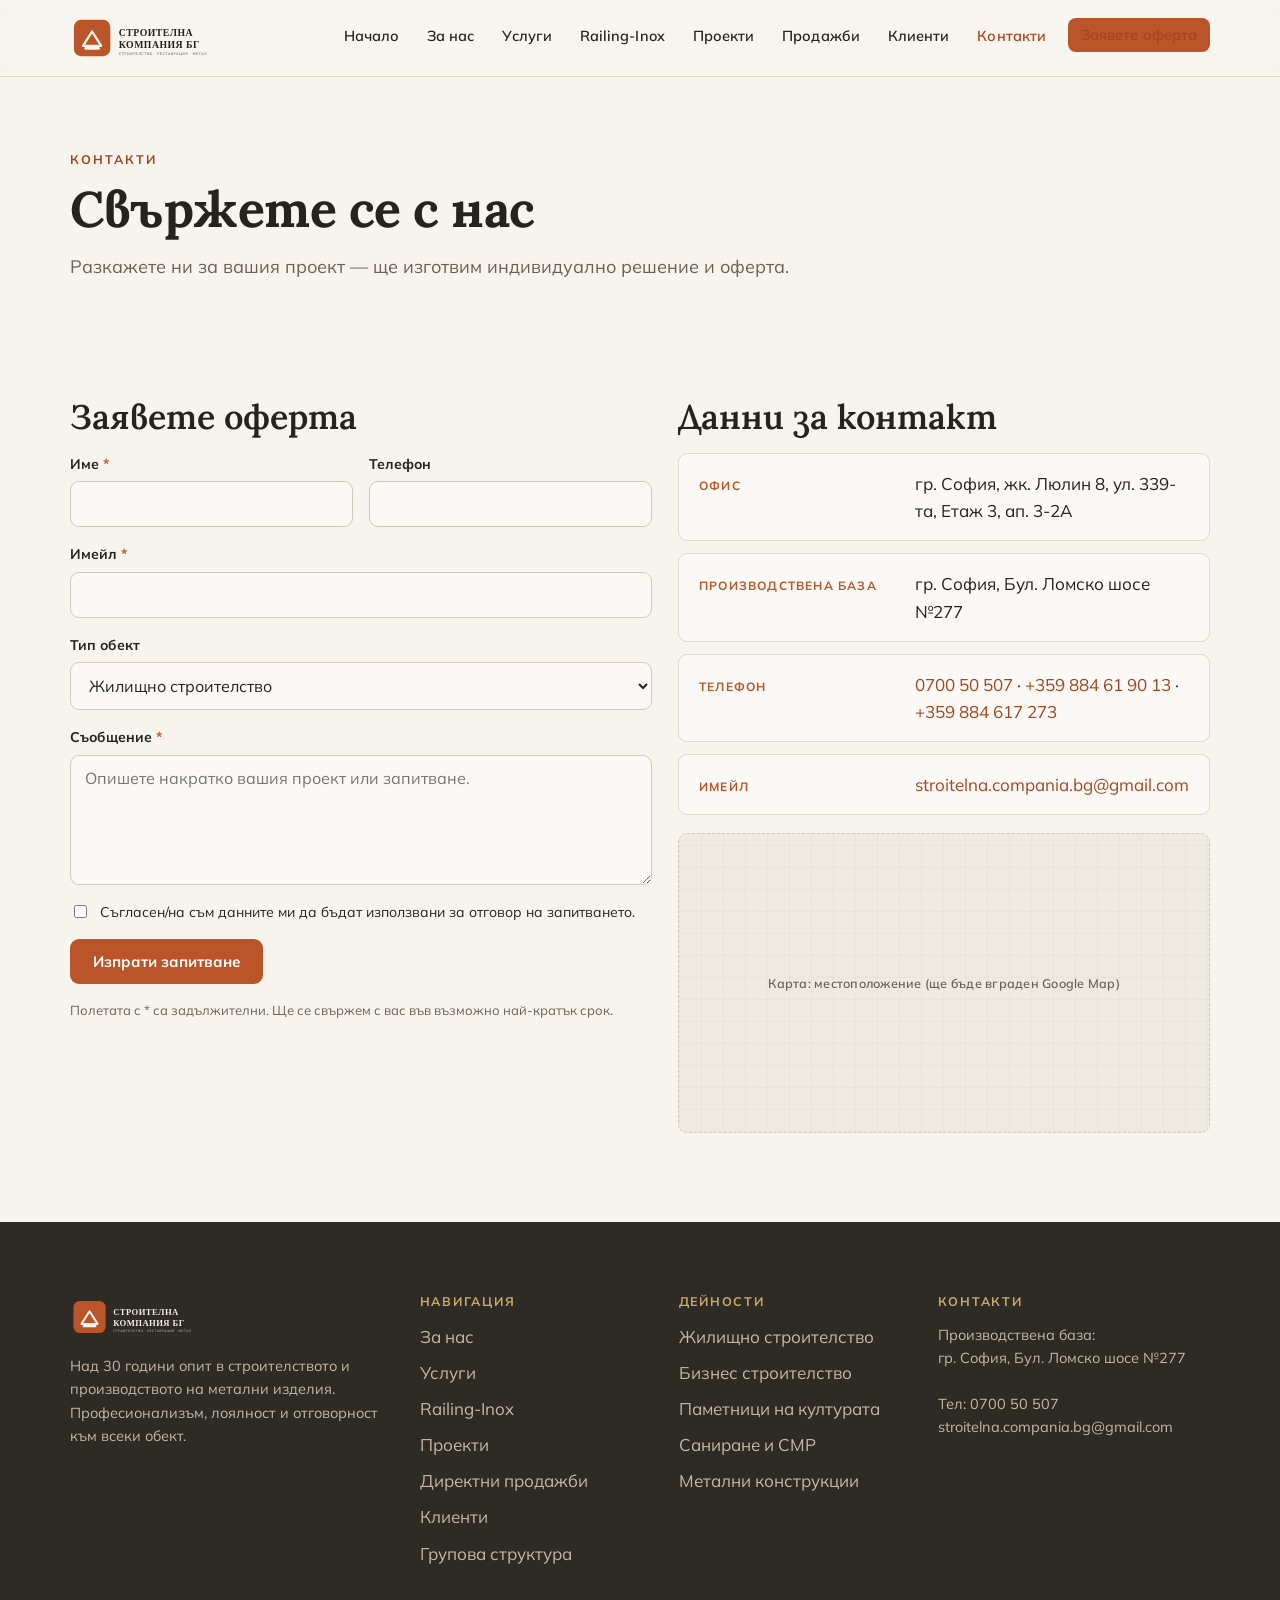
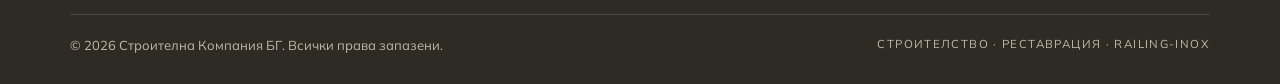
<file: kontakti.html>
<!doctype html>
<html lang="bg">
<head>
<meta charset="utf-8">
<meta name="viewport" content="width=device-width, initial-scale=1">
<title>Контакти — Строителна Компания БГ</title>
<meta name="description" content="Свържете се със Строителна Компания БГ — офис и производствена база в София, телефони, имейл и форма за заявка на оферта.">
<link rel="canonical" href="kontakti.html">
<meta name="theme-color" content="#2E2A24">
<meta property="og:type" content="website">
<meta property="og:url" content="https://www.stroitelna-compania-bg.com/kontakti.html">
<meta property="og:locale" content="bg_BG">
<meta property="og:site_name" content="Строителна Компания БГ">
<meta property="og:title" content="Контакти — Строителна Компания БГ">
<meta property="og:description" content="Офис и производствена база в София, телефони, имейл и форма за оферта.">
<meta property="og:image" content="https://www.stroitelna-compania-bg.com/assets/brand/og-image.png">
<meta name="twitter:card" content="summary_large_image">
<link rel="icon" href="assets/brand/favicon.svg" type="image/svg+xml">
<link rel="icon" href="assets/brand/favicon-32.png" sizes="32x32" type="image/png">
<link rel="apple-touch-icon" href="assets/brand/logo-icon-placeholder.png">
<link rel="preconnect" href="https://fonts.googleapis.com">
<link rel="preconnect" href="https://fonts.gstatic.com" crossorigin>
<link href="https://fonts.googleapis.com/css2?family=Lora:wght@500;600;700&family=Mulish:wght@400;600;700&display=swap" rel="stylesheet">
<link rel="stylesheet" href="css/styles.css">
<script type="application/ld+json">
{
  "@context": "https://schema.org",
  "@type": "GeneralContractor",
  "name": "Строителна Компания БГ",
  "telephone": "+359884619013",
  "email": "stroitelna.compania.bg@gmail.com",
  "address": { "@type": "PostalAddress", "addressLocality": "София", "addressCountry": "BG", "streetAddress": "Бул. Ломско шосе №277" }
}
</script>
</head>
<body>
<a class="skip-link" href="#main">Към съдържанието</a>

<!-- ==== HEADER (keep in sync across all pages) ==== -->
<header class="site-header">
  <nav class="nav container" aria-label="Основна навигация">
    <a class="brand" href="index.html" aria-label="Строителна Компания БГ — начало">
      <img src="assets/brand/logo-placeholder.svg" alt="Строителна Компания БГ" width="480" height="160">
    </a>
    <button class="nav-toggle" aria-expanded="false" aria-controls="primary-nav" aria-label="Отвори меню">
      <span></span>
    </button>
    <ul class="nav-links" id="primary-nav">
      <li><a href="index.html">Начало</a></li>
      <li><a href="za-nas.html">За нас</a></li>
      <li><a href="uslugi.html">Услуги</a></li>
      <li><a href="railing-inox.html">Railing-Inox</a></li>
      <li><a href="proekti.html">Проекти</a></li>
      <li><a href="prodazhbi.html">Продажби</a></li>
      <li><a href="klienti.html">Клиенти</a></li>
      <li><a href="kontakti.html" aria-current="page">Контакти</a></li>
      <li class="nav-cta"><a class="btn btn--primary btn--sm" href="kontakti.html#oferta">Заявете оферта</a></li>
    </ul>
  </nav>
</header>

<main id="main">

  <section class="page-intro section--paper">
    <div class="container">
      <p class="eyebrow">Контакти</p>
      <h1>Свържете се с нас</h1>
      <p class="lead">Разкажете ни за вашия проект — ще изготвим индивидуално решение и оферта.</p>
    </div>
  </section>

  <section class="section section--paper">
    <div class="container grid grid--sidebar">

      <!-- Offer form -->
      <div id="oferta">
        <h2>Заявете оферта</h2>
        <form class="form" id="offer-form" action="api/contact.php" method="post" novalidate>
          <div class="field--row">
            <div class="field">
              <label for="name">Име <span class="req" aria-hidden="true">*</span></label>
              <input type="text" id="name" name="name" autocomplete="name" required>
            </div>
            <div class="field">
              <label for="phone">Телефон</label>
              <input type="tel" id="phone" name="phone" autocomplete="tel">
            </div>
          </div>
          <div class="field">
            <label for="email">Имейл <span class="req" aria-hidden="true">*</span></label>
            <input type="email" id="email" name="email" autocomplete="email" required>
          </div>
          <div class="field">
            <label for="subject">Тип обект</label>
            <select id="subject" name="subject">
              <option value="Жилищно строителство">Жилищно строителство</option>
              <option value="Бизнес строителство">Бизнес строителство</option>
              <option value="Паметник на културата / реставрация">Паметник на културата / реставрация</option>
              <option value="Саниране / СМР">Саниране / СМР</option>
              <option value="Метални конструкции (Railing-Inox)">Метални конструкции (Railing-Inox)</option>
              <option value="Директна продажба / имот">Директна продажба / имот</option>
              <option value="Друго">Друго</option>
            </select>
          </div>
          <div class="field">
            <label for="message">Съобщение <span class="req" aria-hidden="true">*</span></label>
            <textarea id="message" name="message" required placeholder="Опишете накратко вашия проект или запитване."></textarea>
          </div>
          <!-- honeypot (anti-spam) -->
          <div class="hp" aria-hidden="true"><label>Не попълвайте<input type="text" name="website" tabindex="-1" autocomplete="off"></label></div>
          <label style="display:flex; gap:10px; align-items:flex-start; font-size:14px; font-weight:400;">
            <input type="checkbox" name="consent" required style="width:auto; margin-top:4px;">
            <span>Съгласен/на съм данните ми да бъдат използвани за отговор на запитването.</span>
          </label>
          <div id="form-status" class="form-status" role="status" aria-live="polite"></div>
          <div class="btn-row">
            <button type="submit" class="btn btn--primary">Изпрати запитване</button>
          </div>
          <p class="form__note">Полетата с * са задължителни. Ще се свържем с вас във възможно най-кратък срок.</p>
        </form>
      </div>

      <!-- Contact details -->
      <div>
        <h2>Данни за контакт</h2>
        <dl class="info-rows">
          <div class="info-row"><dt>Офис</dt><dd>гр. София, жк. Люлин 8, ул. 339-та, Етаж 3, ап. 3-2А</dd></div>
          <div class="info-row"><dt>Производствена база</dt><dd>гр. София, Бул. Ломско шосе №277</dd></div>
          <div class="info-row"><dt>Телефон</dt><dd><a href="tel:070050507">0700 50 507</a> · <a href="tel:+359884619013">+359 884 61 90 13</a> · <a href="tel:+359884617273">+359 884 617 273</a></dd></div>
          <div class="info-row"><dt>Имейл</dt><dd><a href="mailto:stroitelna.compania.bg@gmail.com">stroitelna.compania.bg@gmail.com</a></dd></div>
        </dl>
        <div class="ph ph--16x9" data-label="Карта: местоположение (ще бъде вграден Google Map)" style="margin-top:18px;"></div>
      </div>

    </div>
  </section>

</main>

<!-- ==== FOOTER (keep in sync across all pages) ==== -->
<footer class="site-footer">
  <div class="container">
    <div class="footer-grid">
      <div class="footer-col">
        <img class="footer-logo" src="assets/brand/logo-placeholder-dark.svg" alt="Строителна Компания БГ">
        <p>Над 30 години опит в строителството и производството на метални изделия. Професионализъм, лоялност и отговорност към всеки обект.</p>
      </div>
      <div class="footer-col">
        <h4>Навигация</h4>
        <ul>
          <li><a href="za-nas.html">За нас</a></li>
          <li><a href="uslugi.html">Услуги</a></li>
          <li><a href="railing-inox.html">Railing-Inox</a></li>
          <li><a href="proekti.html">Проекти</a></li>
          <li><a href="prodazhbi.html">Директни продажби</a></li>
          <li><a href="klienti.html">Клиенти</a></li>
          <li><a href="grupova-struktura.html">Групова структура</a></li>
        </ul>
      </div>
      <div class="footer-col">
        <h4>Дейности</h4>
        <ul>
          <li><a href="uslugi.html#jilishtno">Жилищно строителство</a></li>
          <li><a href="uslugi.html#biznes">Бизнес строителство</a></li>
          <li><a href="uslugi.html#pametnici">Паметници на културата</a></li>
          <li><a href="uslugi.html#sanirane">Саниране и СМР</a></li>
          <li><a href="uslugi.html#metal">Метални конструкции</a></li>
        </ul>
      </div>
      <div class="footer-col">
        <h4>Контакти</h4>
        <p>
          Производствена база:<br>гр. София, Бул. Ломско шосе №277<br><br>
          Тел: <a href="tel:070050507">0700 50 507</a><br>
          <a href="mailto:stroitelna.compania.bg@gmail.com">stroitelna.compania.bg@gmail.com</a>
        </p>
      </div>
    </div>
    <div class="footer-bottom">
      <span>© <span id="year">2026</span> Строителна Компания БГ. Всички права запазени.</span>
      <span class="footer-brands">Строителство · Реставрация · Railing-Inox</span>
    </div>
  </div>
</footer>

<script src="js/main.js" defer></script>
<script src="js/contact.js" defer></script>
</body>
</html>
</file>
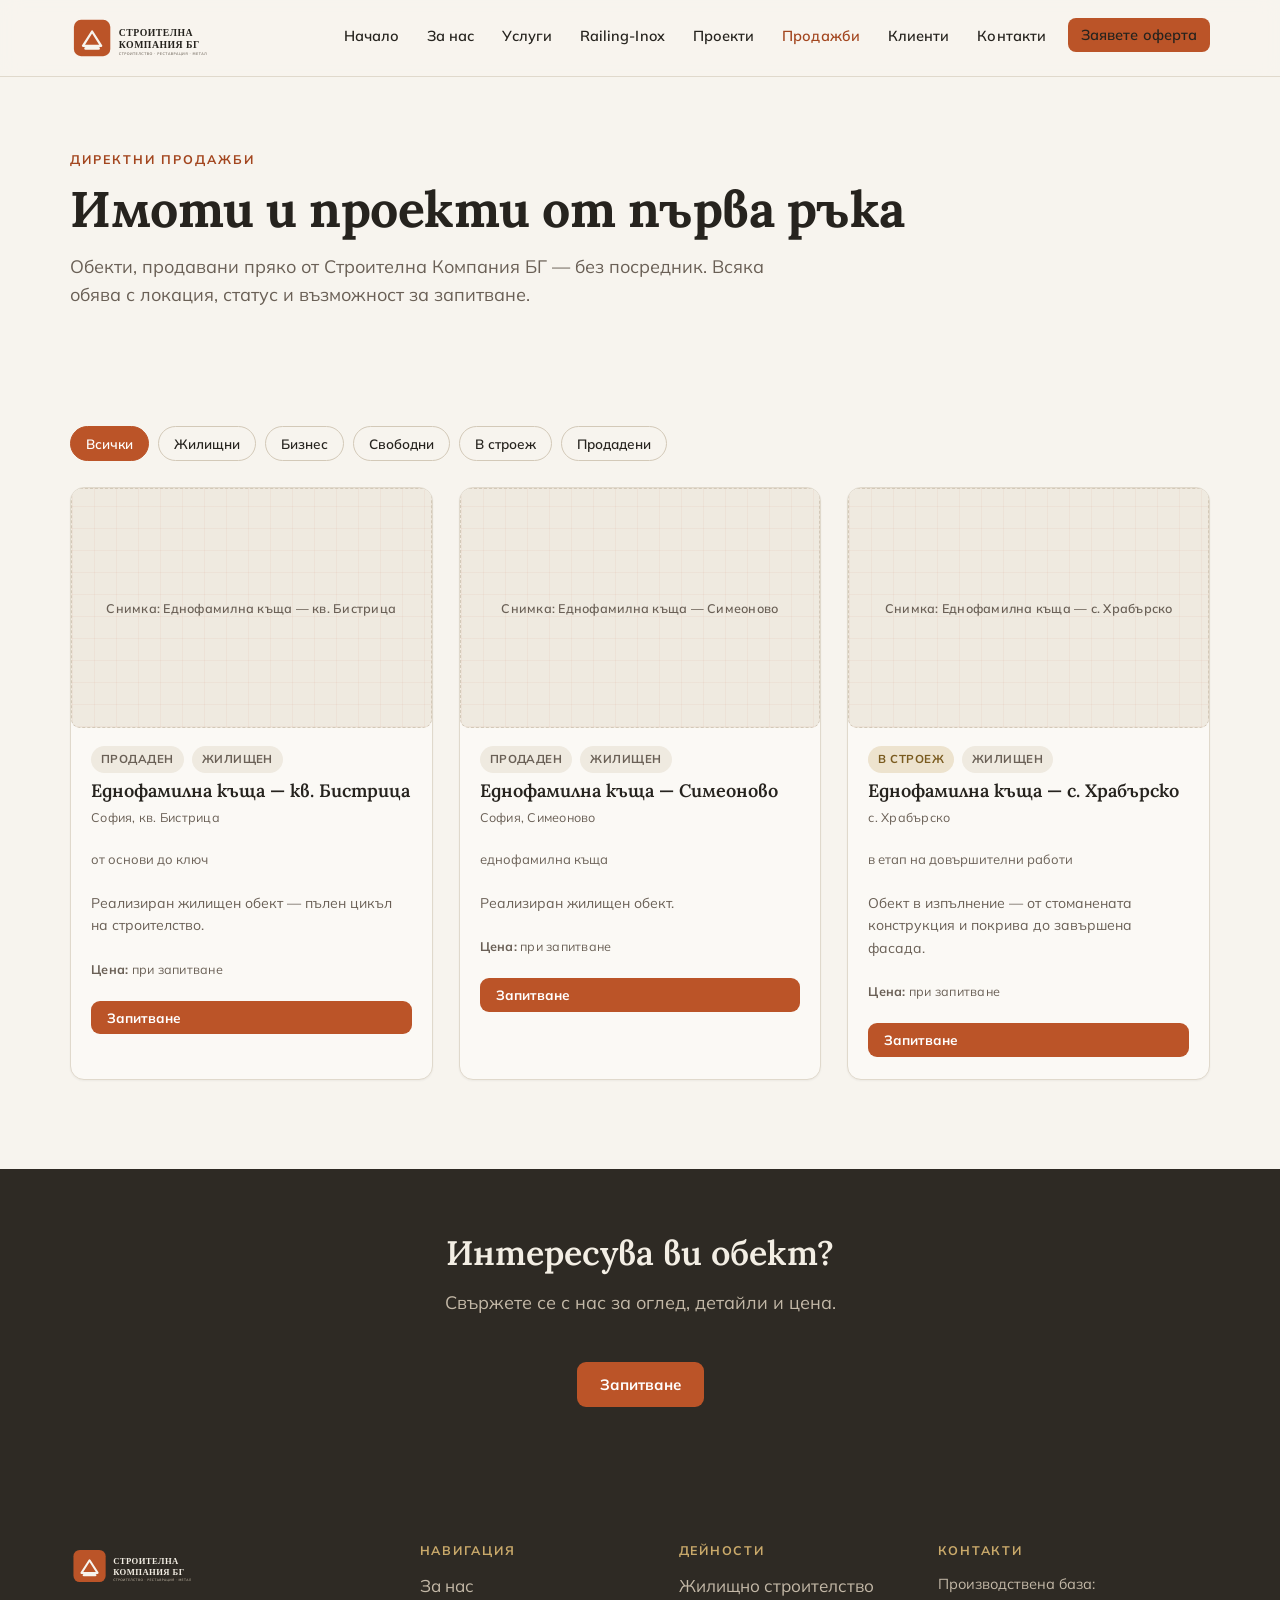
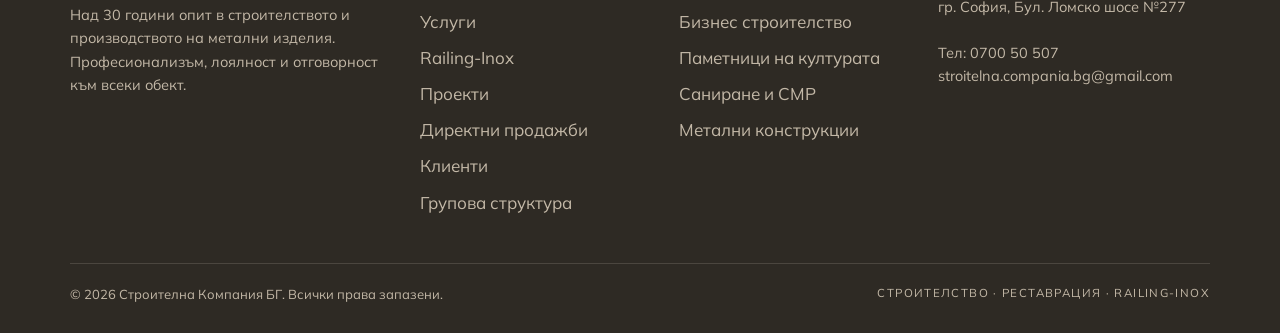
<file: prodazhbi.html>
<!doctype html>
<html lang="bg">
<head>
<meta charset="utf-8">
<meta name="viewport" content="width=device-width, initial-scale=1">
<title>Директни продажби — имоти и проекти | Строителна Компания БГ</title>
<meta name="description" content="Имоти и проекти, продавани пряко от Строителна Компания БГ — без посредник. Галерия, статус, локация и запитване за всеки обект.">
<link rel="canonical" href="prodazhbi.html">
<meta name="theme-color" content="#2E2A24">
<meta property="og:type" content="website">
<meta property="og:url" content="https://www.stroitelna-compania-bg.com/prodazhbi.html">
<meta property="og:locale" content="bg_BG">
<meta property="og:site_name" content="Строителна Компания БГ">
<meta property="og:title" content="Директни продажби — Строителна Компания БГ">
<meta property="og:description" content="Имоти и проекти, продавани пряко от компанията.">
<meta property="og:image" content="https://www.stroitelna-compania-bg.com/assets/brand/og-image.png">
<meta name="twitter:card" content="summary_large_image">
<link rel="icon" href="assets/brand/favicon.svg" type="image/svg+xml">
<link rel="icon" href="assets/brand/favicon-32.png" sizes="32x32" type="image/png">
<link rel="apple-touch-icon" href="assets/brand/logo-icon-placeholder.png">
<link rel="preconnect" href="https://fonts.googleapis.com">
<link rel="preconnect" href="https://fonts.gstatic.com" crossorigin>
<link href="https://fonts.googleapis.com/css2?family=Lora:wght@500;600;700&family=Mulish:wght@400;600;700&display=swap" rel="stylesheet">
<link rel="stylesheet" href="css/styles.css">
</head>
<body>
<a class="skip-link" href="#main">Към съдържанието</a>

<!-- ==== HEADER (keep in sync across all pages) ==== -->
<header class="site-header">
  <nav class="nav container" aria-label="Основна навигация">
    <a class="brand" href="index.html" aria-label="Строителна Компания БГ — начало">
      <img src="assets/brand/logo-placeholder.svg" alt="Строителна Компания БГ" width="480" height="160">
    </a>
    <button class="nav-toggle" aria-expanded="false" aria-controls="primary-nav" aria-label="Отвори меню">
      <span></span>
    </button>
    <ul class="nav-links" id="primary-nav">
      <li><a href="index.html">Начало</a></li>
      <li><a href="za-nas.html">За нас</a></li>
      <li><a href="uslugi.html">Услуги</a></li>
      <li><a href="railing-inox.html">Railing-Inox</a></li>
      <li><a href="proekti.html">Проекти</a></li>
      <li><a href="prodazhbi.html" aria-current="page">Продажби</a></li>
      <li><a href="klienti.html">Клиенти</a></li>
      <li><a href="kontakti.html">Контакти</a></li>
      <li class="nav-cta"><a class="btn btn--primary btn--sm" href="kontakti.html#oferta">Заявете оферта</a></li>
    </ul>
  </nav>
</header>

<main id="main">

  <section class="page-intro section--paper">
    <div class="container">
      <p class="eyebrow">Директни продажби</p>
      <h1>Имоти и проекти от първа ръка</h1>
      <p class="lead">Обекти, продавани пряко от Строителна Компания БГ — без посредник. Всяка обява с локация, статус и възможност за запитване.</p>
    </div>
  </section>

  <section class="section section--paper">
    <div class="container">
      <div class="chips" role="group" aria-label="Филтър на обявите" data-filter-group data-filter-target="#listings">
        <button class="chip" data-filter="all" aria-pressed="true">Всички</button>
        <button class="chip" data-filter="jil" aria-pressed="false">Жилищни</button>
        <button class="chip" data-filter="biznes" aria-pressed="false">Бизнес</button>
        <button class="chip" data-filter="available" aria-pressed="false">Свободни</button>
        <button class="chip" data-filter="in_progress" aria-pressed="false">В строеж</button>
        <button class="chip" data-filter="sold" aria-pressed="false">Продадени</button>
      </div>

      <div class="grid grid--3" id="listings" aria-live="polite">
        <p class="muted">Зареждане на обявите…</p>
      </div>
    </div>
  </section>

  <section class="section--tight section--panel">
    <div class="container center">
      <div class="section-head" style="margin-inline:auto;"><h2>Интересува ви обект?</h2><p class="lead">Свържете се с нас за оглед, детайли и цена.</p></div>
      <div class="btn-row" style="justify-content:center;"><a class="btn btn--primary" href="kontakti.html#oferta">Запитване</a></div>
    </div>
  </section>

</main>

<!-- ==== FOOTER (keep in sync across all pages) ==== -->
<footer class="site-footer">
  <div class="container">
    <div class="footer-grid">
      <div class="footer-col">
        <img class="footer-logo" src="assets/brand/logo-placeholder-dark.svg" alt="Строителна Компания БГ">
        <p>Над 30 години опит в строителството и производството на метални изделия. Професионализъм, лоялност и отговорност към всеки обект.</p>
      </div>
      <div class="footer-col">
        <h4>Навигация</h4>
        <ul>
          <li><a href="za-nas.html">За нас</a></li>
          <li><a href="uslugi.html">Услуги</a></li>
          <li><a href="railing-inox.html">Railing-Inox</a></li>
          <li><a href="proekti.html">Проекти</a></li>
          <li><a href="prodazhbi.html">Директни продажби</a></li>
          <li><a href="klienti.html">Клиенти</a></li>
          <li><a href="grupova-struktura.html">Групова структура</a></li>
        </ul>
      </div>
      <div class="footer-col">
        <h4>Дейности</h4>
        <ul>
          <li><a href="uslugi.html#jilishtno">Жилищно строителство</a></li>
          <li><a href="uslugi.html#biznes">Бизнес строителство</a></li>
          <li><a href="uslugi.html#pametnici">Паметници на културата</a></li>
          <li><a href="uslugi.html#sanirane">Саниране и СМР</a></li>
          <li><a href="uslugi.html#metal">Метални конструкции</a></li>
        </ul>
      </div>
      <div class="footer-col">
        <h4>Контакти</h4>
        <p>
          Производствена база:<br>гр. София, Бул. Ломско шосе №277<br><br>
          Тел: <a href="tel:070050507">0700 50 507</a><br>
          <a href="mailto:stroitelna.compania.bg@gmail.com">stroitelna.compania.bg@gmail.com</a>
        </p>
      </div>
    </div>
    <div class="footer-bottom">
      <span>© <span id="year">2026</span> Строителна Компания БГ. Всички права запазени.</span>
      <span class="footer-brands">Строителство · Реставрация · Railing-Inox</span>
    </div>
  </div>
</footer>

<script src="js/main.js" defer></script>
<script src="js/listings.js" defer></script>
</body>
</html>
</file>
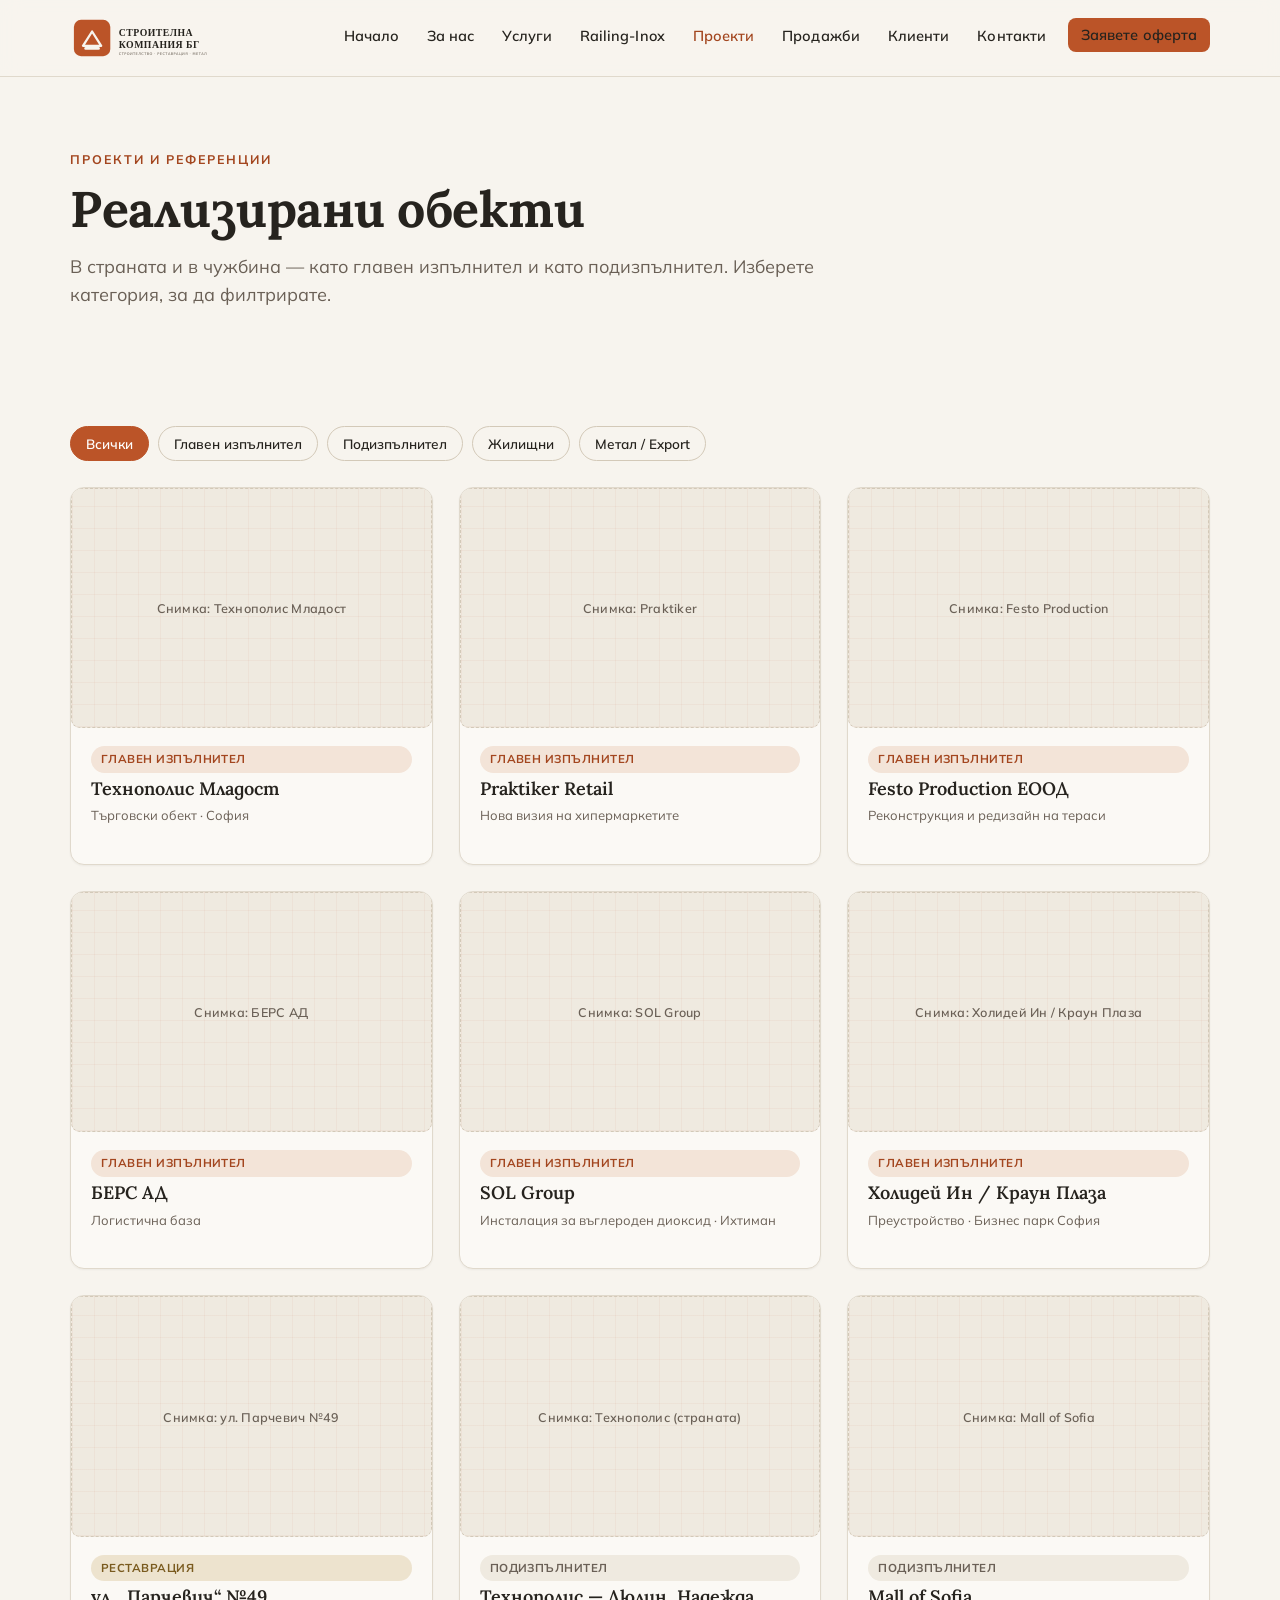
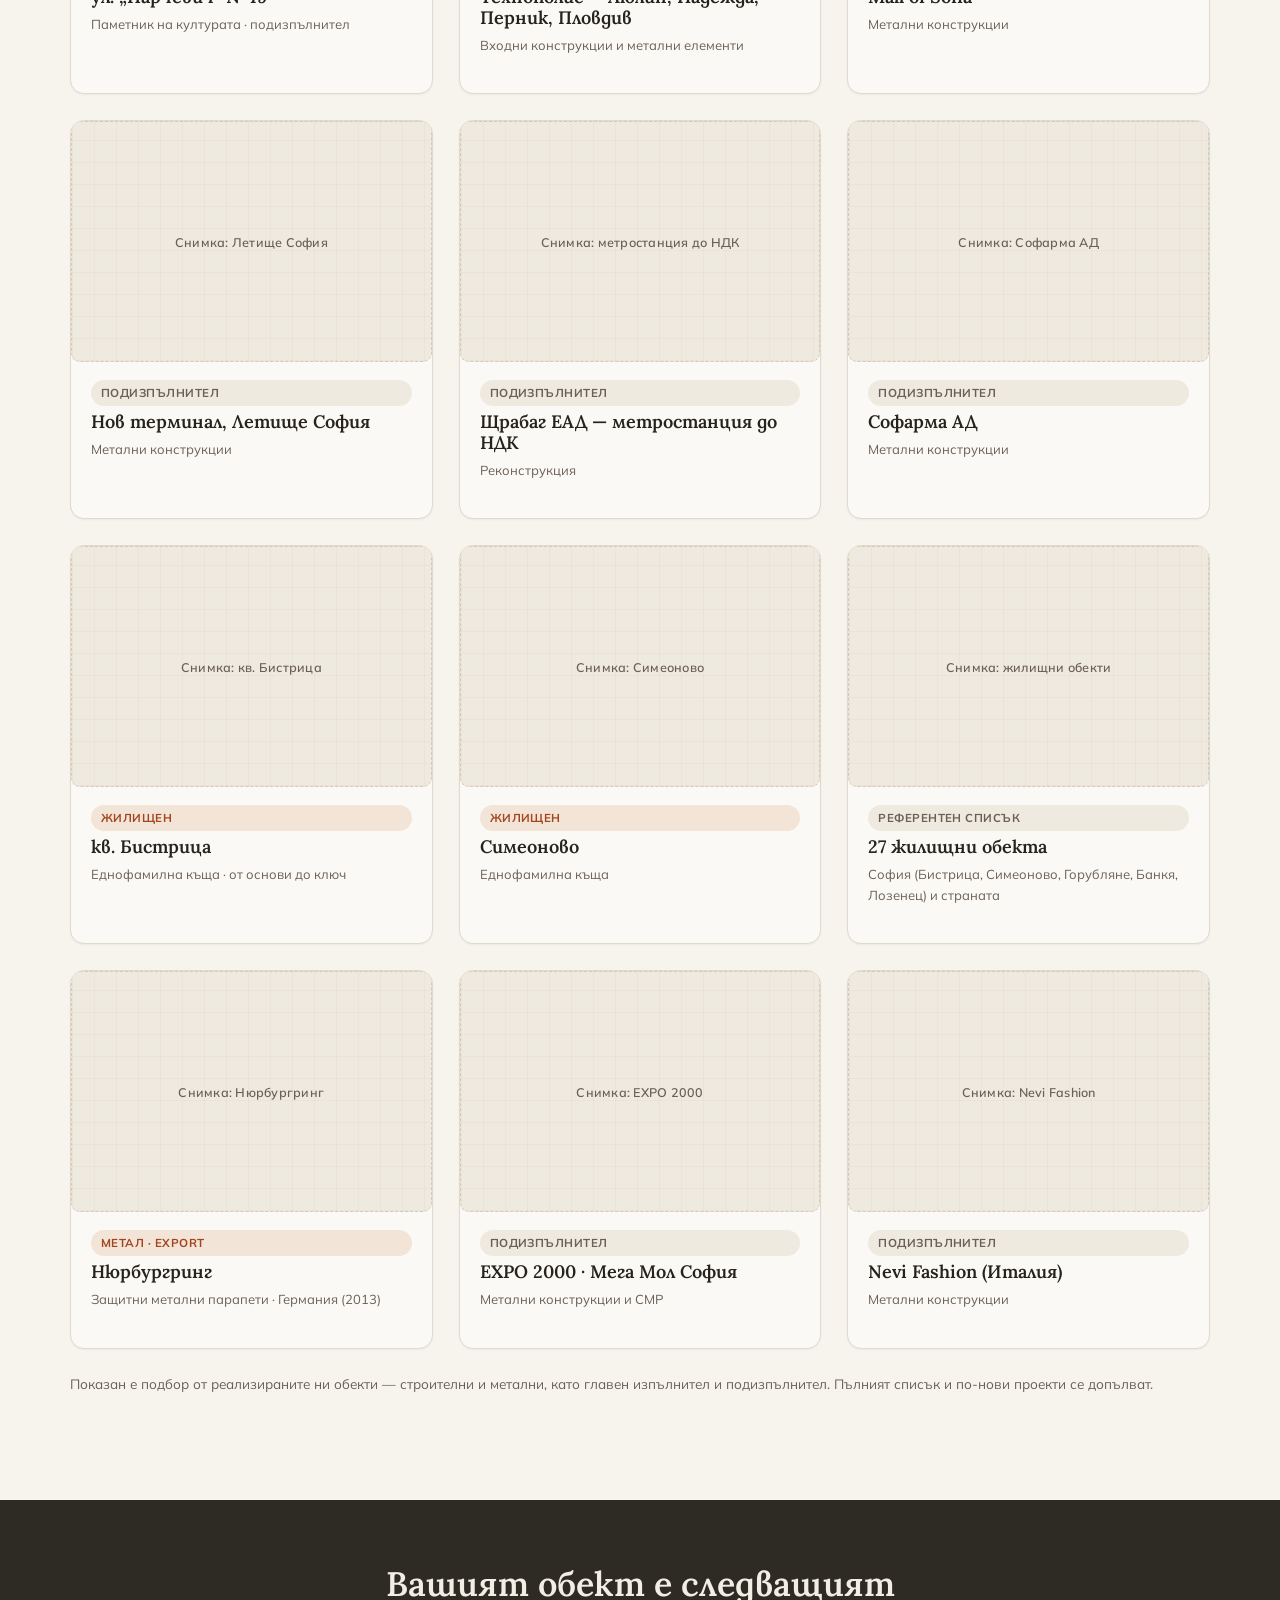
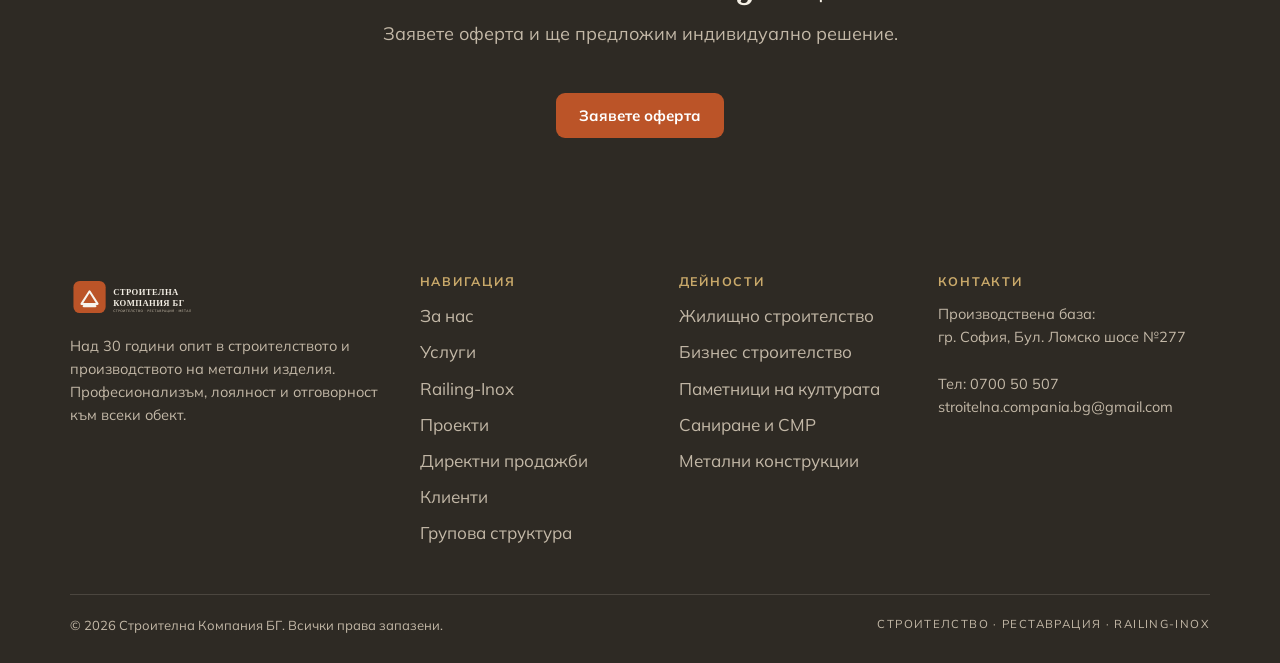
<file: proekti.html>
<!doctype html>
<html lang="bg">
<head>
<meta charset="utf-8">
<meta name="viewport" content="width=device-width, initial-scale=1">
<title>Проекти и референции — Строителна Компания БГ</title>
<meta name="description" content="Реализирани обекти в страната и в чужбина — като главен изпълнител и подизпълнител. Търговски, жилищни и индустриални обекти, реставрации и метални конструкции.">
<link rel="canonical" href="proekti.html">
<meta name="theme-color" content="#2E2A24">
<meta property="og:type" content="website">
<meta property="og:url" content="https://www.stroitelna-compania-bg.com/proekti.html">
<meta property="og:locale" content="bg_BG">
<meta property="og:site_name" content="Строителна Компания БГ">
<meta property="og:title" content="Проекти и референции — Строителна Компания БГ">
<meta property="og:description" content="Реализирани обекти като главен изпълнител и подизпълнител.">
<meta property="og:image" content="https://www.stroitelna-compania-bg.com/assets/brand/og-image.png">
<meta name="twitter:card" content="summary_large_image">
<link rel="icon" href="assets/brand/favicon.svg" type="image/svg+xml">
<link rel="icon" href="assets/brand/favicon-32.png" sizes="32x32" type="image/png">
<link rel="apple-touch-icon" href="assets/brand/logo-icon-placeholder.png">
<link rel="preconnect" href="https://fonts.googleapis.com">
<link rel="preconnect" href="https://fonts.gstatic.com" crossorigin>
<link href="https://fonts.googleapis.com/css2?family=Lora:wght@500;600;700&family=Mulish:wght@400;600;700&display=swap" rel="stylesheet">
<link rel="stylesheet" href="css/styles.css">
</head>
<body>
<a class="skip-link" href="#main">Към съдържанието</a>

<!-- ==== HEADER (keep in sync across all pages) ==== -->
<header class="site-header">
  <nav class="nav container" aria-label="Основна навигация">
    <a class="brand" href="index.html" aria-label="Строителна Компания БГ — начало">
      <img src="assets/brand/logo-placeholder.svg" alt="Строителна Компания БГ" width="480" height="160">
    </a>
    <button class="nav-toggle" aria-expanded="false" aria-controls="primary-nav" aria-label="Отвори меню">
      <span></span>
    </button>
    <ul class="nav-links" id="primary-nav">
      <li><a href="index.html">Начало</a></li>
      <li><a href="za-nas.html">За нас</a></li>
      <li><a href="uslugi.html">Услуги</a></li>
      <li><a href="railing-inox.html">Railing-Inox</a></li>
      <li><a href="proekti.html" aria-current="page">Проекти</a></li>
      <li><a href="prodazhbi.html">Продажби</a></li>
      <li><a href="klienti.html">Клиенти</a></li>
      <li><a href="kontakti.html">Контакти</a></li>
      <li class="nav-cta"><a class="btn btn--primary btn--sm" href="kontakti.html#oferta">Заявете оферта</a></li>
    </ul>
  </nav>
</header>

<main id="main">

  <section class="page-intro section--paper">
    <div class="container">
      <p class="eyebrow">Проекти и референции</p>
      <h1>Реализирани обекти</h1>
      <p class="lead">В страната и в чужбина — като главен изпълнител и като подизпълнител. Изберете категория, за да филтрирате.</p>
    </div>
  </section>

  <section class="section section--paper">
    <div class="container">
      <div class="chips" role="group" aria-label="Филтър по тип" data-filter-group data-filter-target="#project-grid">
        <button class="chip" data-filter="all" aria-pressed="true">Всички</button>
        <button class="chip" data-filter="glaven" aria-pressed="false">Главен изпълнител</button>
        <button class="chip" data-filter="pod" aria-pressed="false">Подизпълнител</button>
        <button class="chip" data-filter="jil" aria-pressed="false">Жилищни</button>
        <button class="chip" data-filter="metal" aria-pressed="false">Метал / Export</button>
      </div>

      <div class="grid grid--3" id="project-grid">
        <article class="tile" data-cat="glaven"><div class="ph ph--3x2" data-label="Снимка: Технополис Младост"></div><div class="tile__body"><span class="tag">Главен изпълнител</span><h3 class="tile__title">Технополис Младост</h3><p class="tile__role">Търговски обект · София</p></div></article>
        <article class="tile" data-cat="glaven"><div class="ph ph--3x2" data-label="Снимка: Praktiker"></div><div class="tile__body"><span class="tag">Главен изпълнител</span><h3 class="tile__title">Praktiker Retail</h3><p class="tile__role">Нова визия на хипермаркетите</p></div></article>
        <article class="tile" data-cat="glaven"><div class="ph ph--3x2" data-label="Снимка: Festo Production"></div><div class="tile__body"><span class="tag">Главен изпълнител</span><h3 class="tile__title">Festo Production ЕООД</h3><p class="tile__role">Реконструкция и редизайн на тераси</p></div></article>
        <article class="tile" data-cat="glaven"><div class="ph ph--3x2" data-label="Снимка: БЕРС АД"></div><div class="tile__body"><span class="tag">Главен изпълнител</span><h3 class="tile__title">БЕРС АД</h3><p class="tile__role">Логистична база</p></div></article>
        <article class="tile" data-cat="glaven"><div class="ph ph--3x2" data-label="Снимка: SOL Group"></div><div class="tile__body"><span class="tag">Главен изпълнител</span><h3 class="tile__title">SOL Group</h3><p class="tile__role">Инсталация за въглероден диоксид · Ихтиман</p></div></article>
        <article class="tile" data-cat="glaven"><div class="ph ph--3x2" data-label="Снимка: Холидей Ин / Краун Плаза"></div><div class="tile__body"><span class="tag">Главен изпълнител</span><h3 class="tile__title">Холидей Ин / Краун Плаза</h3><p class="tile__role">Преустройство · Бизнес парк София</p></div></article>

        <article class="tile" data-cat="pod"><div class="ph ph--3x2" data-label="Снимка: ул. Парчевич №49"></div><div class="tile__body"><span class="tag tag--warning">Реставрация</span><h3 class="tile__title">ул. „Парчевич“ №49</h3><p class="tile__role">Паметник на културата · подизпълнител</p></div></article>
        <article class="tile" data-cat="pod"><div class="ph ph--3x2" data-label="Снимка: Технополис (страната)"></div><div class="tile__body"><span class="tag tag--muted">Подизпълнител</span><h3 class="tile__title">Технополис — Люлин, Надежда, Перник, Пловдив</h3><p class="tile__role">Входни конструкции и метални елементи</p></div></article>
        <article class="tile" data-cat="pod metal"><div class="ph ph--3x2" data-label="Снимка: Mall of Sofia"></div><div class="tile__body"><span class="tag tag--muted">Подизпълнител</span><h3 class="tile__title">Mall of Sofia</h3><p class="tile__role">Метални конструкции</p></div></article>
        <article class="tile" data-cat="pod metal"><div class="ph ph--3x2" data-label="Снимка: Летище София"></div><div class="tile__body"><span class="tag tag--muted">Подизпълнител</span><h3 class="tile__title">Нов терминал, Летище София</h3><p class="tile__role">Метални конструкции</p></div></article>
        <article class="tile" data-cat="pod metal"><div class="ph ph--3x2" data-label="Снимка: метростанция до НДК"></div><div class="tile__body"><span class="tag tag--muted">Подизпълнител</span><h3 class="tile__title">Щрабаг ЕАД — метростанция до НДК</h3><p class="tile__role">Реконструкция</p></div></article>
        <article class="tile" data-cat="pod metal"><div class="ph ph--3x2" data-label="Снимка: Софарма АД"></div><div class="tile__body"><span class="tag tag--muted">Подизпълнител</span><h3 class="tile__title">Софарма АД</h3><p class="tile__role">Метални конструкции</p></div></article>

        <article class="tile" data-cat="jil"><div class="ph ph--3x2" data-label="Снимка: кв. Бистрица"></div><div class="tile__body"><span class="tag">Жилищен</span><h3 class="tile__title">кв. Бистрица</h3><p class="tile__role">Еднофамилна къща · от основи до ключ</p></div></article>
        <article class="tile" data-cat="jil"><div class="ph ph--3x2" data-label="Снимка: Симеоново"></div><div class="tile__body"><span class="tag">Жилищен</span><h3 class="tile__title">Симеоново</h3><p class="tile__role">Еднофамилна къща</p></div></article>
        <article class="tile" data-cat="jil"><div class="ph ph--3x2" data-label="Снимка: жилищни обекти"></div><div class="tile__body"><span class="tag tag--muted">Референтен списък</span><h3 class="tile__title">27 жилищни обекта</h3><p class="tile__role">София (Бистрица, Симеоново, Горубляне, Банкя, Лозенец) и страната</p></div></article>

        <article class="tile" data-cat="metal"><div class="ph ph--3x2" data-label="Снимка: Нюрбургринг"></div><div class="tile__body"><span class="tag">Метал · Export</span><h3 class="tile__title">Нюрбургринг</h3><p class="tile__role">Защитни метални парапети · Германия (2013)</p></div></article>
        <article class="tile" data-cat="pod"><div class="ph ph--3x2" data-label="Снимка: EXPO 2000"></div><div class="tile__body"><span class="tag tag--muted">Подизпълнител</span><h3 class="tile__title">EXPO 2000 · Мега Мол София</h3><p class="tile__role">Метални конструкции и СМР</p></div></article>
        <article class="tile" data-cat="pod metal"><div class="ph ph--3x2" data-label="Снимка: Nevi Fashion"></div><div class="tile__body"><span class="tag tag--muted">Подизпълнител</span><h3 class="tile__title">Nevi Fashion (Италия)</h3><p class="tile__role">Метални конструкции</p></div></article>
      </div>

      <p class="muted" style="margin-top:24px; font-size:13.5px;">Показан е подбор от реализираните ни обекти — строителни и метални, като главен изпълнител и подизпълнител. Пълният списък и по-нови проекти се допълват.</p>
    </div>
  </section>

  <section class="section--tight section--panel">
    <div class="container center">
      <div class="section-head" style="margin-inline:auto;"><h2>Вашият обект е следващият</h2><p class="lead">Заявете оферта и ще предложим индивидуално решение.</p></div>
      <div class="btn-row" style="justify-content:center;"><a class="btn btn--primary" href="kontakti.html#oferta">Заявете оферта</a></div>
    </div>
  </section>

</main>

<!-- ==== FOOTER (keep in sync across all pages) ==== -->
<footer class="site-footer">
  <div class="container">
    <div class="footer-grid">
      <div class="footer-col">
        <img class="footer-logo" src="assets/brand/logo-placeholder-dark.svg" alt="Строителна Компания БГ">
        <p>Над 30 години опит в строителството и производството на метални изделия. Професионализъм, лоялност и отговорност към всеки обект.</p>
      </div>
      <div class="footer-col">
        <h4>Навигация</h4>
        <ul>
          <li><a href="za-nas.html">За нас</a></li>
          <li><a href="uslugi.html">Услуги</a></li>
          <li><a href="railing-inox.html">Railing-Inox</a></li>
          <li><a href="proekti.html">Проекти</a></li>
          <li><a href="prodazhbi.html">Директни продажби</a></li>
          <li><a href="klienti.html">Клиенти</a></li>
          <li><a href="grupova-struktura.html">Групова структура</a></li>
        </ul>
      </div>
      <div class="footer-col">
        <h4>Дейности</h4>
        <ul>
          <li><a href="uslugi.html#jilishtno">Жилищно строителство</a></li>
          <li><a href="uslugi.html#biznes">Бизнес строителство</a></li>
          <li><a href="uslugi.html#pametnici">Паметници на културата</a></li>
          <li><a href="uslugi.html#sanirane">Саниране и СМР</a></li>
          <li><a href="uslugi.html#metal">Метални конструкции</a></li>
        </ul>
      </div>
      <div class="footer-col">
        <h4>Контакти</h4>
        <p>
          Производствена база:<br>гр. София, Бул. Ломско шосе №277<br><br>
          Тел: <a href="tel:070050507">0700 50 507</a><br>
          <a href="mailto:stroitelna.compania.bg@gmail.com">stroitelna.compania.bg@gmail.com</a>
        </p>
      </div>
    </div>
    <div class="footer-bottom">
      <span>© <span id="year">2026</span> Строителна Компания БГ. Всички права запазени.</span>
      <span class="footer-brands">Строителство · Реставрация · Railing-Inox</span>
    </div>
  </div>
</footer>

<script src="js/main.js" defer></script>
</body>
</html>
</file>
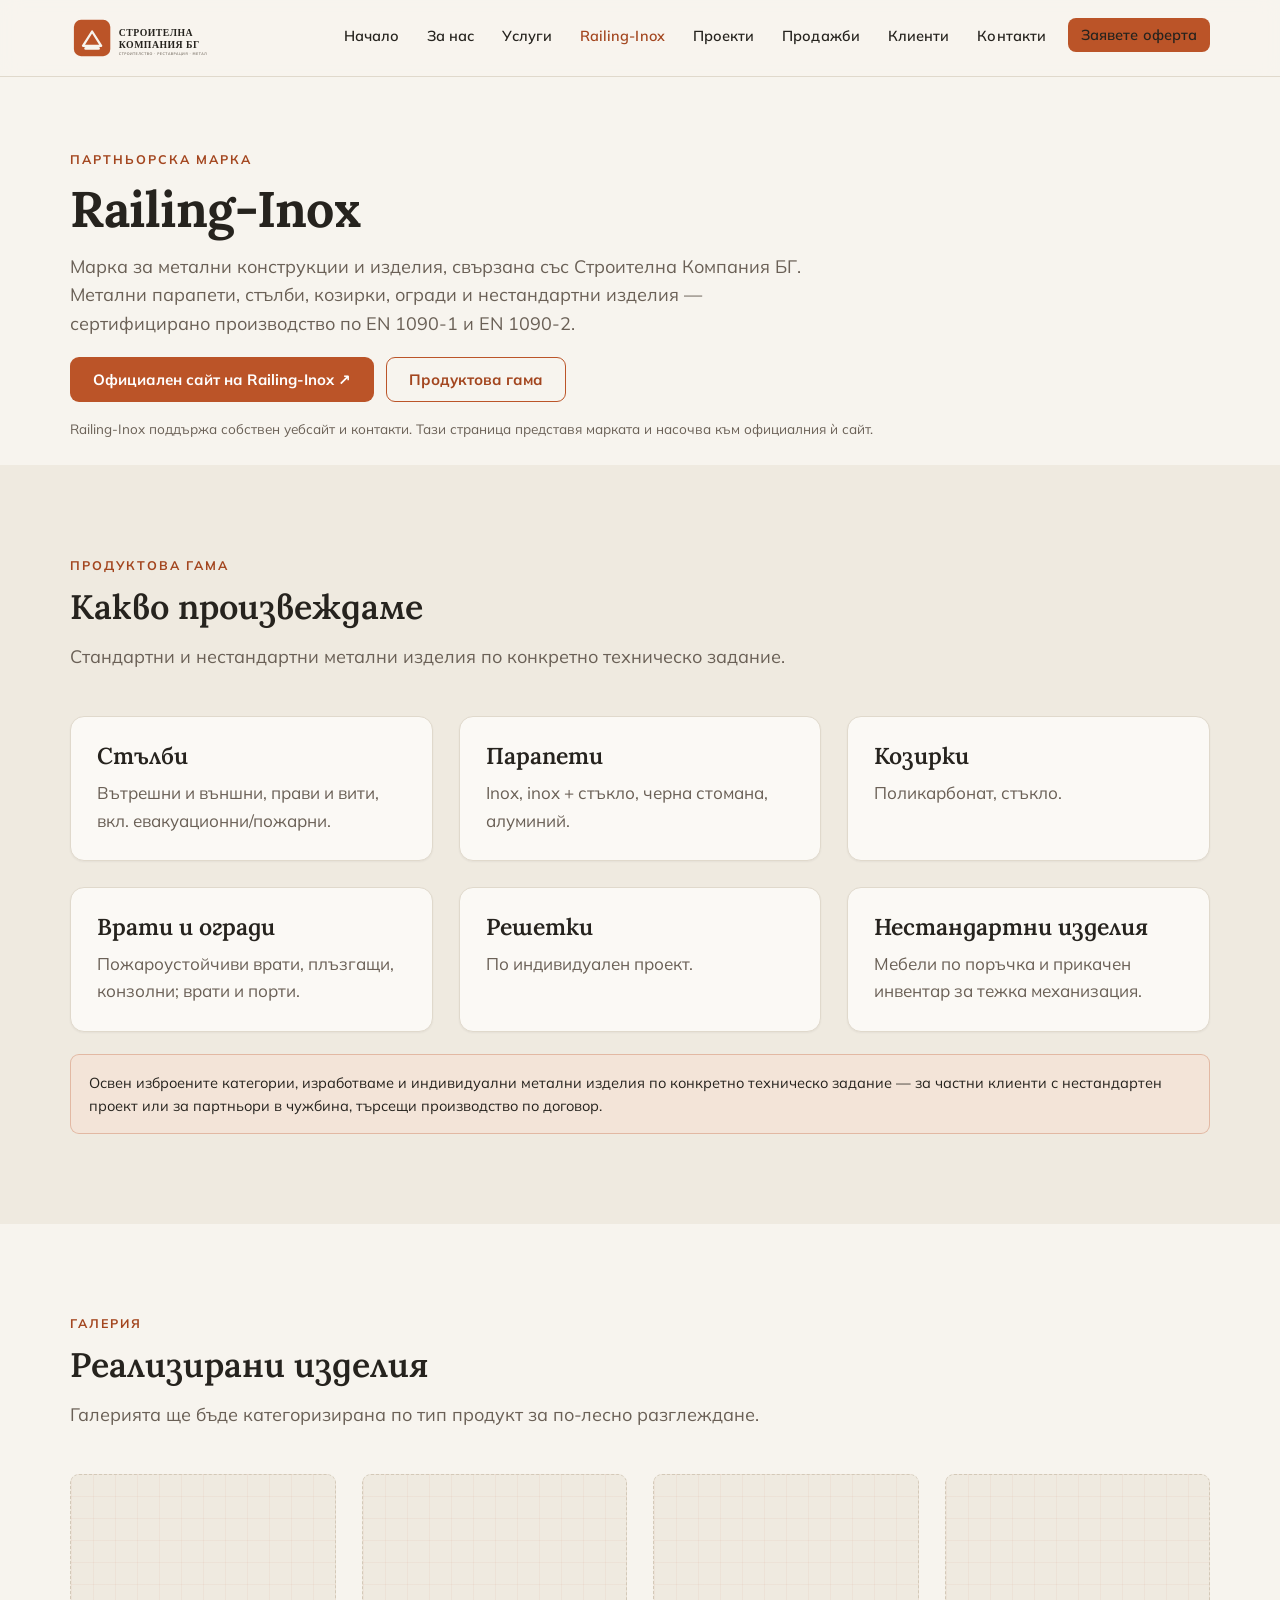
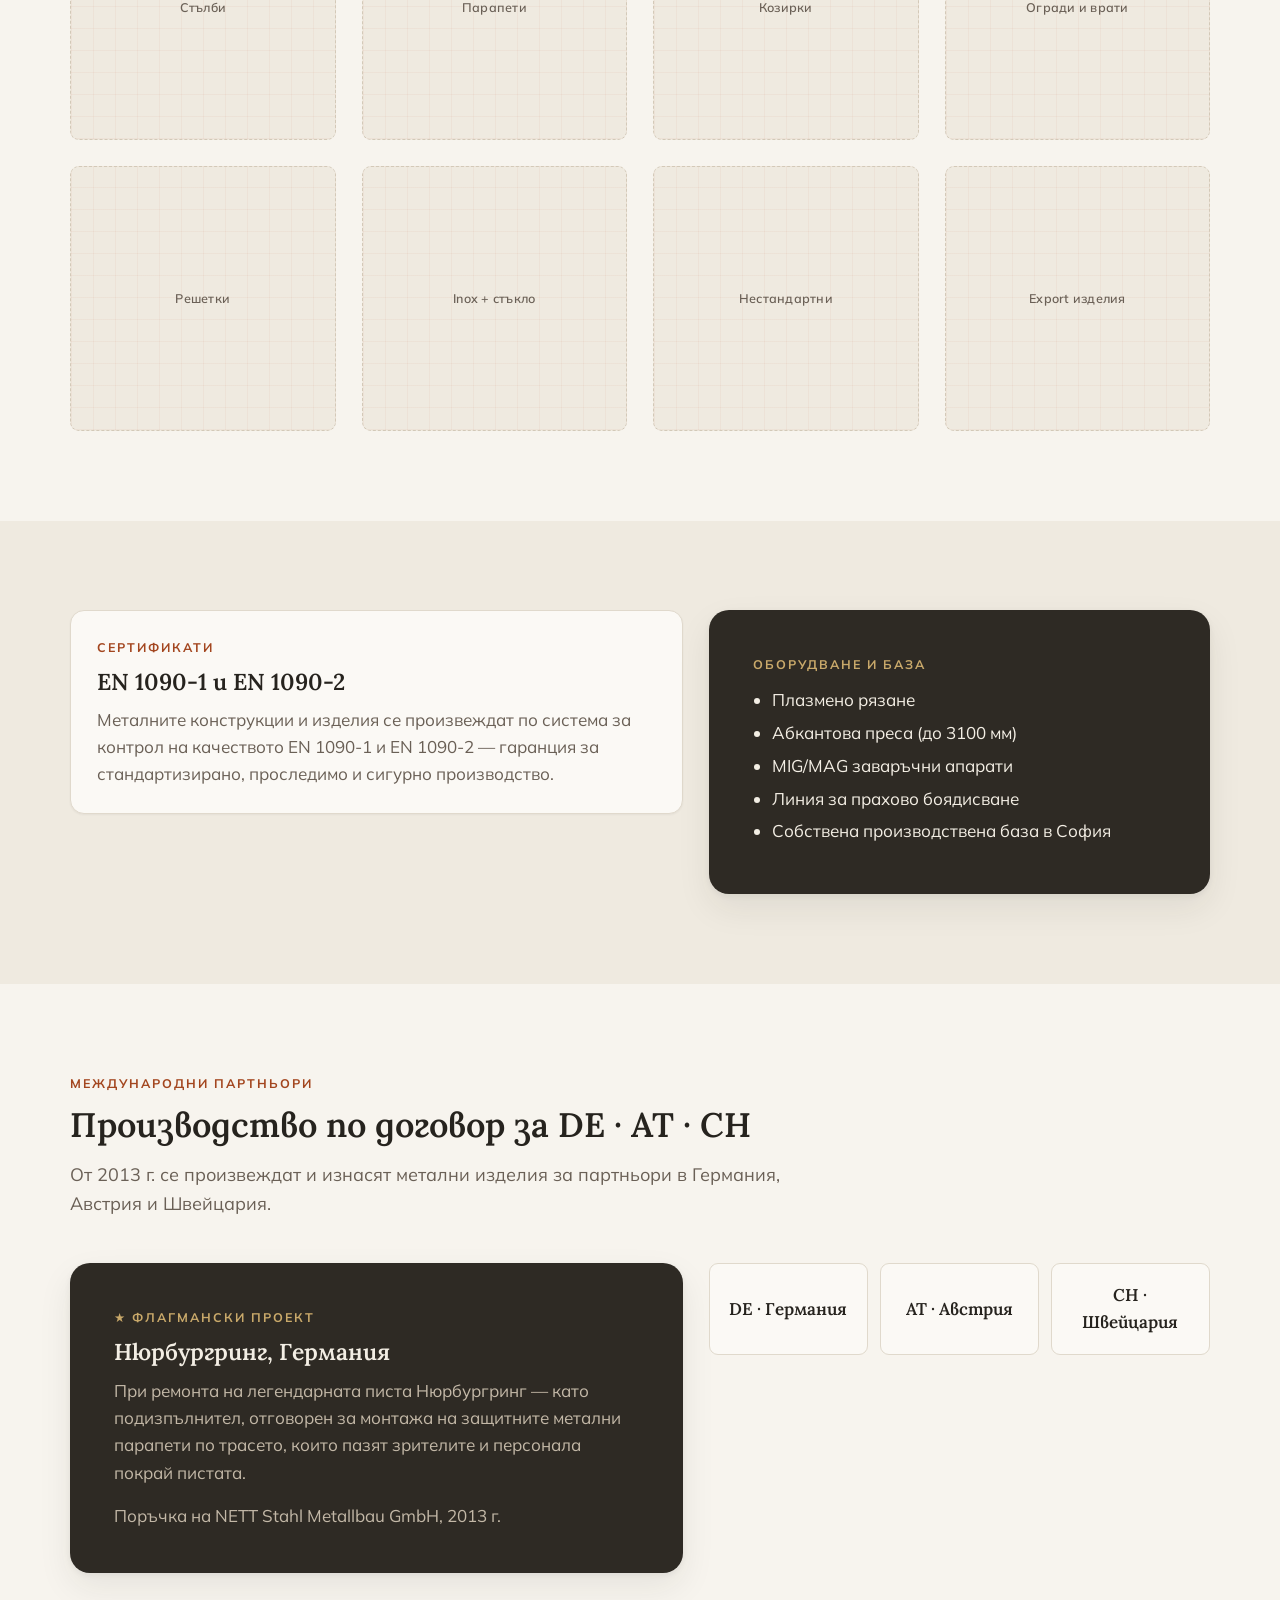
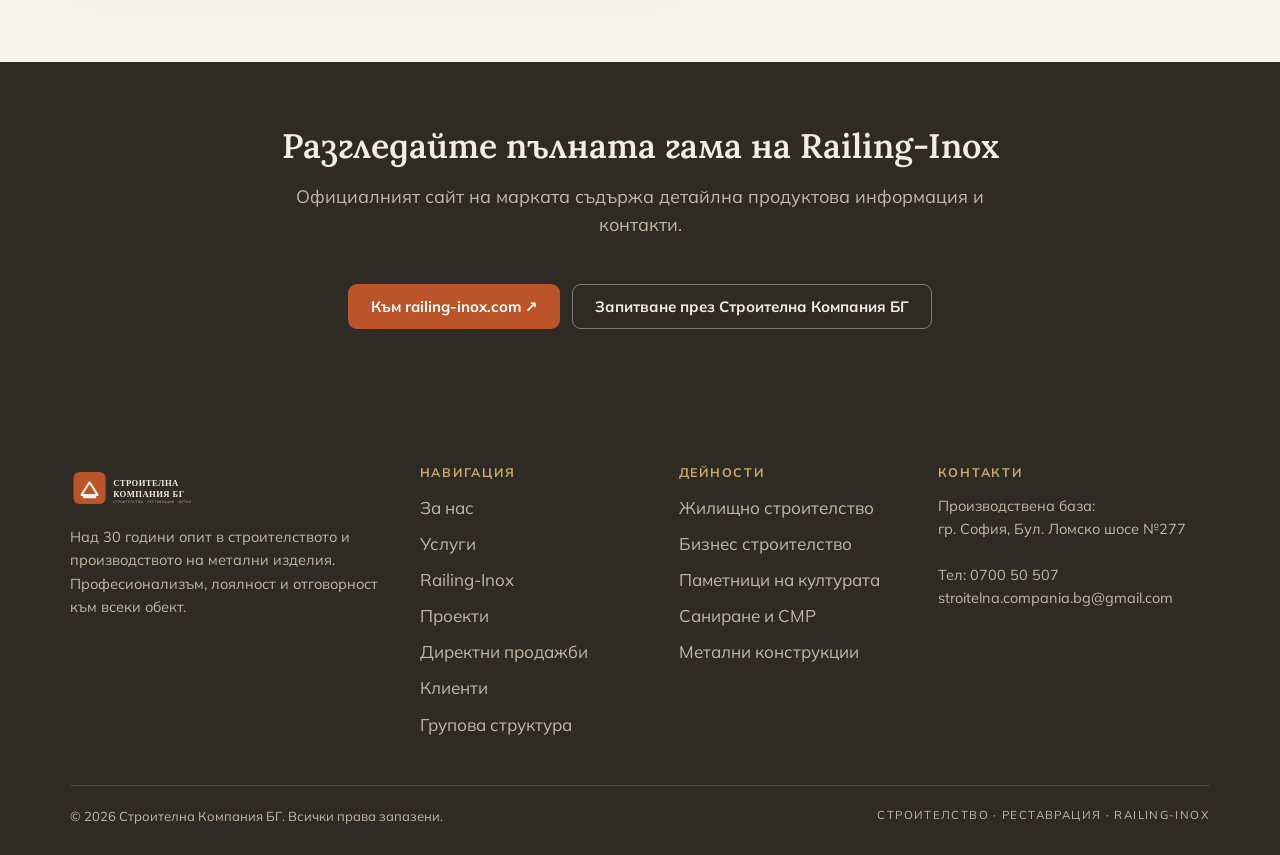
<file: railing-inox.html>
<!doctype html>
<html lang="bg">
<head>
<meta charset="utf-8">
<meta name="viewport" content="width=device-width, initial-scale=1">
<title>Railing-Inox — партньорска марка за метални конструкции | Строителна Компания БГ</title>
<meta name="description" content="Railing-Inox — партньорска марка за метални парапети, стълби, козирки, огради и нестандартни изделия по EN 1090-1 и EN 1090-2. Разгледайте продуктовата гама и официалния сайт.">
<link rel="canonical" href="railing-inox.html">
<meta name="theme-color" content="#2E2A24">
<meta property="og:type" content="website">
<meta property="og:url" content="https://www.stroitelna-compania-bg.com/railing-inox.html">
<meta property="og:locale" content="bg_BG">
<meta property="og:site_name" content="Строителна Компания БГ">
<meta property="og:title" content="Railing-Inox — метални конструкции и изделия">
<meta property="og:description" content="Партньорска марка за метално производство по EN 1090-1 и EN 1090-2.">
<meta property="og:image" content="https://www.stroitelna-compania-bg.com/assets/brand/og-image.png">
<meta name="twitter:card" content="summary_large_image">
<link rel="icon" href="assets/brand/favicon.svg" type="image/svg+xml">
<link rel="icon" href="assets/brand/favicon-32.png" sizes="32x32" type="image/png">
<link rel="apple-touch-icon" href="assets/brand/logo-icon-placeholder.png">
<link rel="preconnect" href="https://fonts.googleapis.com">
<link rel="preconnect" href="https://fonts.gstatic.com" crossorigin>
<link href="https://fonts.googleapis.com/css2?family=Lora:wght@500;600;700&family=Mulish:wght@400;600;700&display=swap" rel="stylesheet">
<link rel="stylesheet" href="css/styles.css">
</head>
<body>
<a class="skip-link" href="#main">Към съдържанието</a>

<!-- ==== HEADER (keep in sync across all pages) ==== -->
<header class="site-header">
  <nav class="nav container" aria-label="Основна навигация">
    <a class="brand" href="index.html" aria-label="Строителна Компания БГ — начало">
      <img src="assets/brand/logo-placeholder.svg" alt="Строителна Компания БГ" width="480" height="160">
    </a>
    <button class="nav-toggle" aria-expanded="false" aria-controls="primary-nav" aria-label="Отвори меню">
      <span></span>
    </button>
    <ul class="nav-links" id="primary-nav">
      <li><a href="index.html">Начало</a></li>
      <li><a href="za-nas.html">За нас</a></li>
      <li><a href="uslugi.html">Услуги</a></li>
      <li><a href="railing-inox.html" aria-current="page">Railing-Inox</a></li>
      <li><a href="proekti.html">Проекти</a></li>
      <li><a href="prodazhbi.html">Продажби</a></li>
      <li><a href="klienti.html">Клиенти</a></li>
      <li><a href="kontakti.html">Контакти</a></li>
      <li class="nav-cta"><a class="btn btn--primary btn--sm" href="kontakti.html#oferta">Заявете оферта</a></li>
    </ul>
  </nav>
</header>

<main id="main">

  <!-- Partner intro -->
  <section class="page-intro section--paper">
    <div class="container">
      <p class="eyebrow">Партньорска марка</p>
      <h1>Railing-Inox</h1>
      <p class="lead">Марка за метални конструкции и изделия, свързана със Строителна Компания БГ. Метални парапети, стълби, козирки, огради и нестандартни изделия — сертифицирано производство по EN 1090-1 и EN 1090-2.</p>
      <div class="btn-row" style="margin-top:18px;">
        <a class="btn btn--primary" href="https://railing-inox.com" target="_blank" rel="noopener">Официален сайт на Railing-Inox ↗</a>
        <a class="btn btn--ghost" href="#produkti">Продуктова гама</a>
      </div>
      <p class="muted" style="margin-top:16px; font-size:13.5px;">Railing-Inox поддържа собствен уебсайт и контакти. Тази страница представя марката и насочва към официалния ѝ сайт.</p>
    </div>
  </section>

  <!-- Product range -->
  <section class="section section--soft" id="produkti">
    <div class="container">
      <div class="section-head">
        <p class="eyebrow">Продуктова гама</p>
        <h2>Какво произвеждаме</h2>
        <p class="lead">Стандартни и нестандартни метални изделия по конкретно техническо задание.</p>
      </div>
      <div class="grid grid--3">
        <div class="card"><h3>Стълби</h3><p class="mb-0 muted">Вътрешни и външни, прави и вити, вкл. евакуационни/пожарни.</p></div>
        <div class="card"><h3>Парапети</h3><p class="mb-0 muted">Inox, inox + стъкло, черна стомана, алуминий.</p></div>
        <div class="card"><h3>Козирки</h3><p class="mb-0 muted">Поликарбонат, стъкло.</p></div>
        <div class="card"><h3>Врати и огради</h3><p class="mb-0 muted">Пожароустойчиви врати, плъзгащи, конзолни; врати и порти.</p></div>
        <div class="card"><h3>Решетки</h3><p class="mb-0 muted">По индивидуален проект.</p></div>
        <div class="card"><h3>Нестандартни изделия</h3><p class="mb-0 muted">Мебели по поръчка и прикачен инвентар за тежка механизация.</p></div>
      </div>
      <div class="note-box" style="margin-top:22px;">
        Освен изброените категории, изработваме и индивидуални метални изделия по конкретно техническо задание — за частни клиенти с нестандартен проект или за партньори в чужбина, търсещи производство по договор.
      </div>
    </div>
  </section>

  <!-- Gallery placeholder -->
  <section class="section section--paper">
    <div class="container">
      <div class="section-head">
        <p class="eyebrow">Галерия</p>
        <h2>Реализирани изделия</h2>
        <p class="lead">Галерията ще бъде категоризирана по тип продукт за по-лесно разглеждане.</p>
      </div>
      <div class="grid grid--4">
        <div class="ph ph--1x1" data-label="Стълби"></div>
        <div class="ph ph--1x1" data-label="Парапети"></div>
        <div class="ph ph--1x1" data-label="Козирки"></div>
        <div class="ph ph--1x1" data-label="Огради и врати"></div>
        <div class="ph ph--1x1" data-label="Решетки"></div>
        <div class="ph ph--1x1" data-label="Inox + стъкло"></div>
        <div class="ph ph--1x1" data-label="Нестандартни"></div>
        <div class="ph ph--1x1" data-label="Export изделия"></div>
      </div>
    </div>
  </section>

  <!-- Certificates & capacity -->
  <section class="section section--soft">
    <div class="container grid grid--sidebar">
      <div class="card">
        <p class="eyebrow">Сертификати</p>
        <h3>EN 1090-1 и EN 1090-2</h3>
        <p class="mb-0 muted">Металните конструкции и изделия се произвеждат по система за контрол на качеството EN 1090-1 и EN 1090-2 — гаранция за стандартизирано, проследимо и сигурно производство.</p>
      </div>
      <div class="callout">
        <p class="eyebrow">Оборудване и база</p>
        <ul style="margin:0;">
          <li>Плазмено рязане</li>
          <li>Абкантова преса (до 3100 мм)</li>
          <li>MIG/MAG заваръчни апарати</li>
          <li>Линия за прахово боядисване</li>
          <li>Собствена производствена база в София</li>
        </ul>
      </div>
    </div>
  </section>

  <!-- International partners / Nürburgring flagship -->
  <section class="section section--paper">
    <div class="container">
      <div class="section-head">
        <p class="eyebrow">Международни партньори</p>
        <h2>Производство по договор за DE · AT · CH</h2>
        <p class="lead">От 2013 г. се произвеждат и изнасят метални изделия за партньори в Германия, Австрия и Швейцария.</p>
      </div>
      <div class="grid grid--sidebar">
        <div class="callout">
          <p class="eyebrow">★ Флагмански проект</p>
          <h3>Нюрбургринг, Германия</h3>
          <p>При ремонта на легендарната писта Нюрбургринг — като подизпълнител, отговорен за монтажа на защитните метални парапети по трасето, които пазят зрителите и персонала покрай пистата.</p>
          <p class="mb-0 muted">Поръчка на NETT Stahl Metallbau GmbH, 2013 г.</p>
        </div>
        <div class="grid grid--3" style="gap:12px;">
          <div class="logo-cell">DE · Германия</div>
          <div class="logo-cell">AT · Австрия</div>
          <div class="logo-cell">CH · Швейцария</div>
        </div>
      </div>
    </div>
  </section>

  <!-- External CTA -->
  <section class="section--tight section--panel">
    <div class="container center">
      <div class="section-head" style="margin-inline:auto;">
        <h2>Разгледайте пълната гама на Railing-Inox</h2>
        <p class="lead">Официалният сайт на марката съдържа детайлна продуктова информация и контакти.</p>
      </div>
      <div class="btn-row" style="justify-content:center;">
        <a class="btn btn--primary" href="https://railing-inox.com" target="_blank" rel="noopener">Към railing-inox.com ↗</a>
        <a class="btn btn--on-dark" href="kontakti.html#oferta">Запитване през Строителна Компания БГ</a>
      </div>
    </div>
  </section>

</main>

<!-- ==== FOOTER (keep in sync across all pages) ==== -->
<footer class="site-footer">
  <div class="container">
    <div class="footer-grid">
      <div class="footer-col">
        <img class="footer-logo" src="assets/brand/logo-placeholder-dark.svg" alt="Строителна Компания БГ">
        <p>Над 30 години опит в строителството и производството на метални изделия. Професионализъм, лоялност и отговорност към всеки обект.</p>
      </div>
      <div class="footer-col">
        <h4>Навигация</h4>
        <ul>
          <li><a href="za-nas.html">За нас</a></li>
          <li><a href="uslugi.html">Услуги</a></li>
          <li><a href="railing-inox.html">Railing-Inox</a></li>
          <li><a href="proekti.html">Проекти</a></li>
          <li><a href="prodazhbi.html">Директни продажби</a></li>
          <li><a href="klienti.html">Клиенти</a></li>
          <li><a href="grupova-struktura.html">Групова структура</a></li>
        </ul>
      </div>
      <div class="footer-col">
        <h4>Дейности</h4>
        <ul>
          <li><a href="uslugi.html#jilishtno">Жилищно строителство</a></li>
          <li><a href="uslugi.html#biznes">Бизнес строителство</a></li>
          <li><a href="uslugi.html#pametnici">Паметници на културата</a></li>
          <li><a href="uslugi.html#sanirane">Саниране и СМР</a></li>
          <li><a href="uslugi.html#metal">Метални конструкции</a></li>
        </ul>
      </div>
      <div class="footer-col">
        <h4>Контакти</h4>
        <p>
          Производствена база:<br>гр. София, Бул. Ломско шосе №277<br><br>
          Тел: <a href="tel:070050507">0700 50 507</a><br>
          <a href="mailto:stroitelna.compania.bg@gmail.com">stroitelna.compania.bg@gmail.com</a>
        </p>
      </div>
    </div>
    <div class="footer-bottom">
      <span>© <span id="year">2026</span> Строителна Компания БГ. Всички права запазени.</span>
      <span class="footer-brands">Строителство · Реставрация · Railing-Inox</span>
    </div>
  </div>
</footer>

<script src="js/main.js" defer></script>
</body>
</html>
</file>
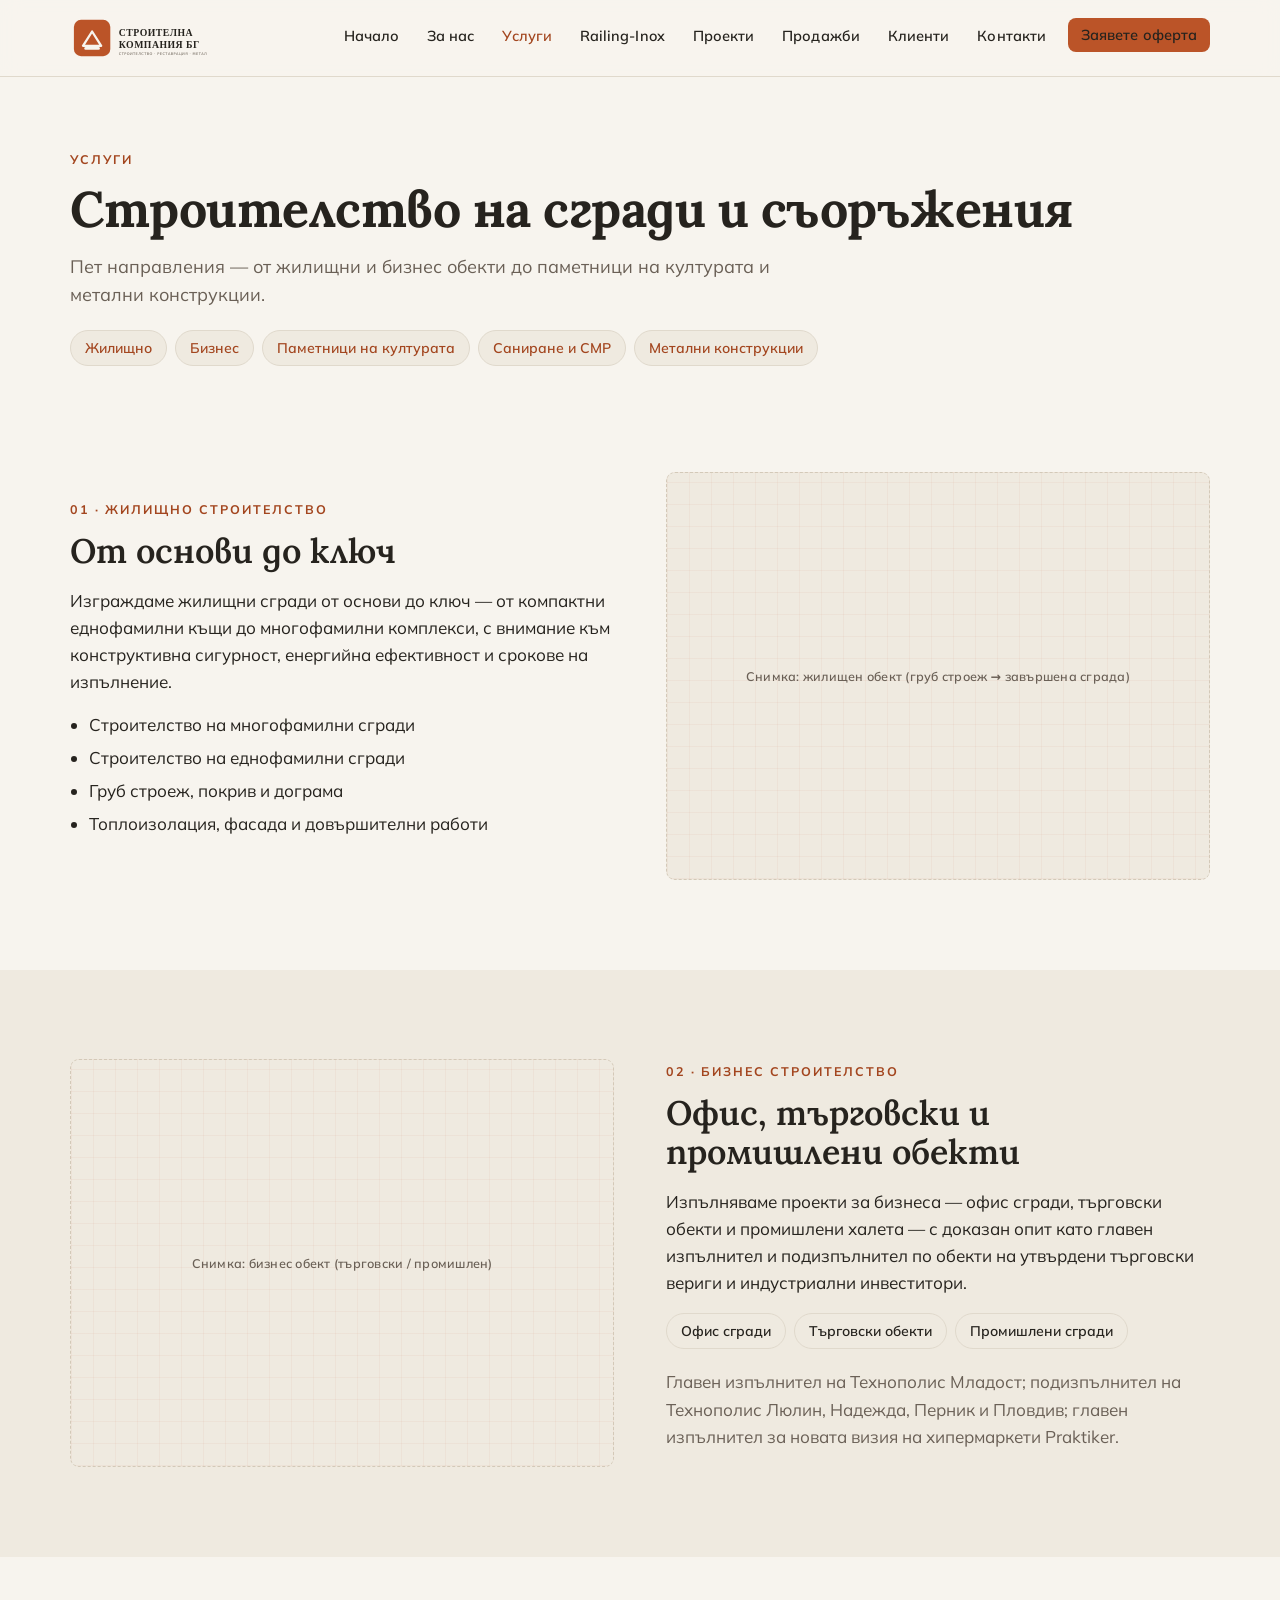
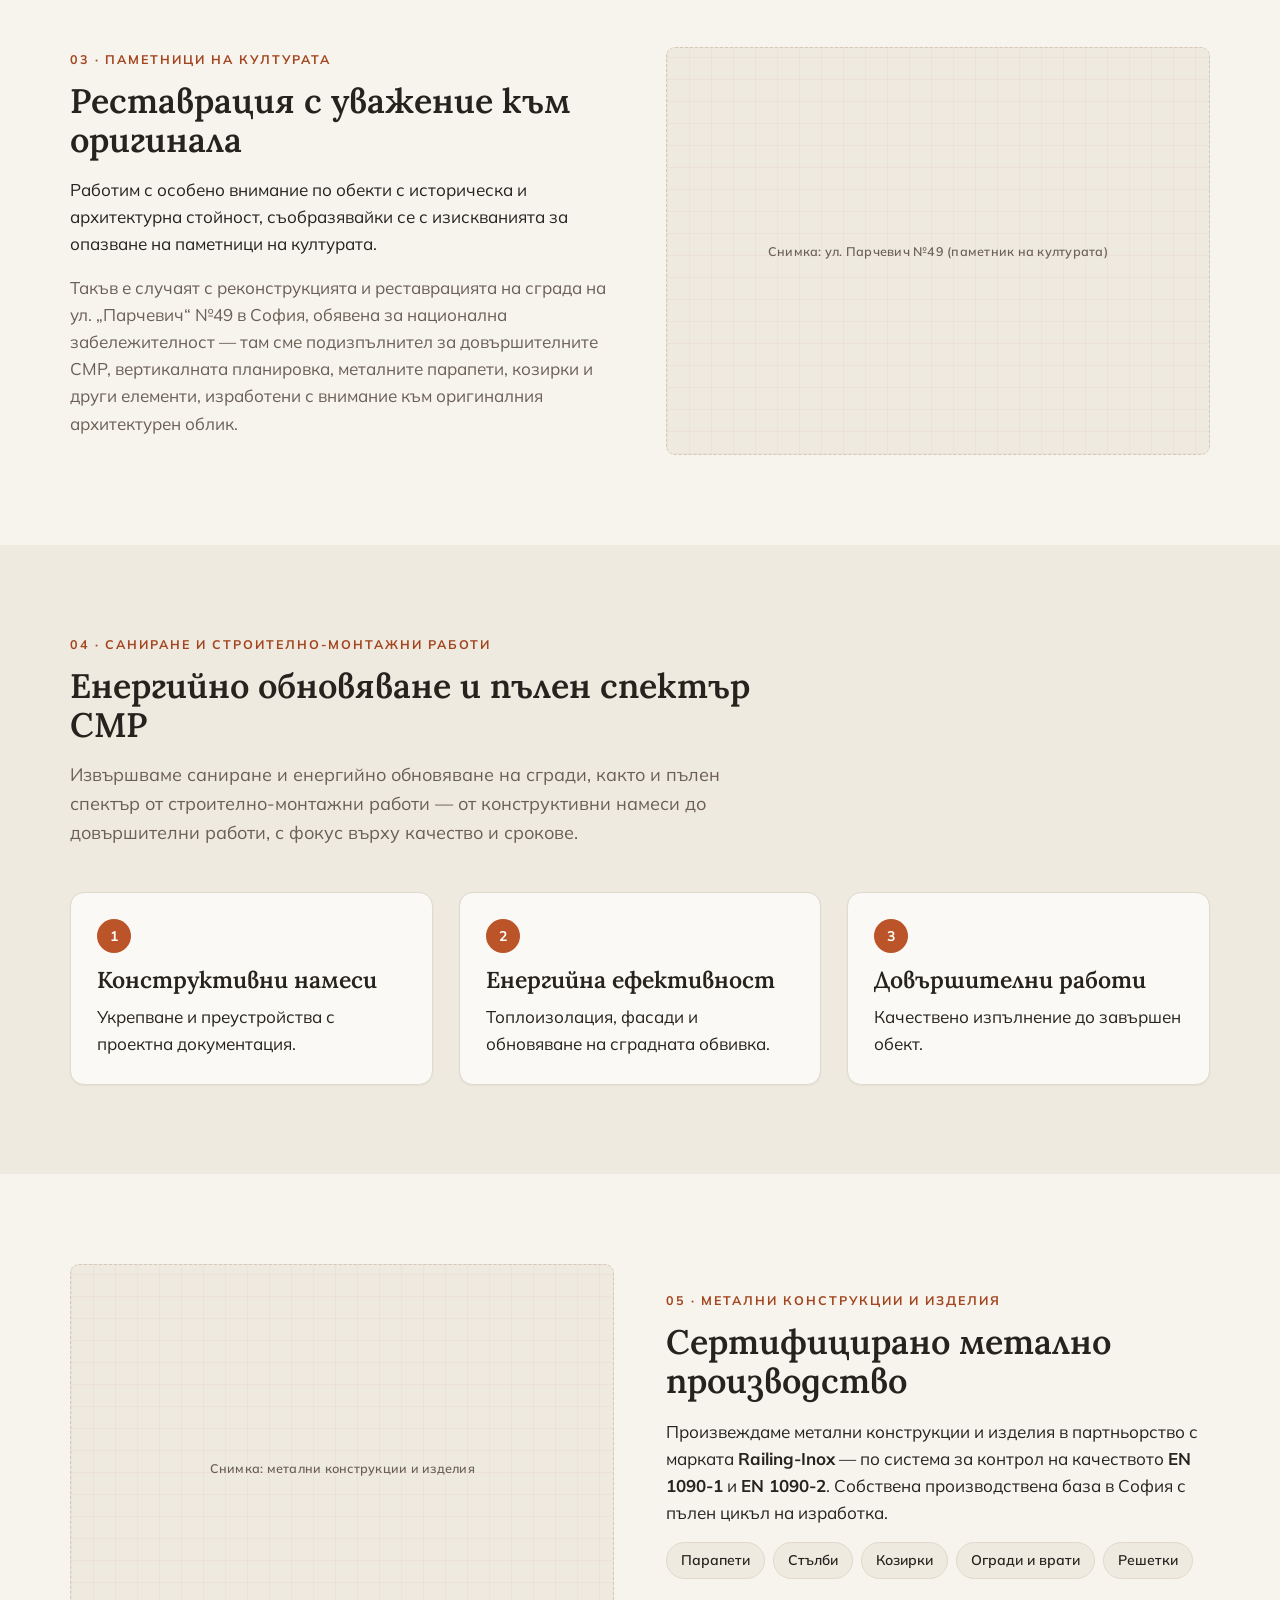
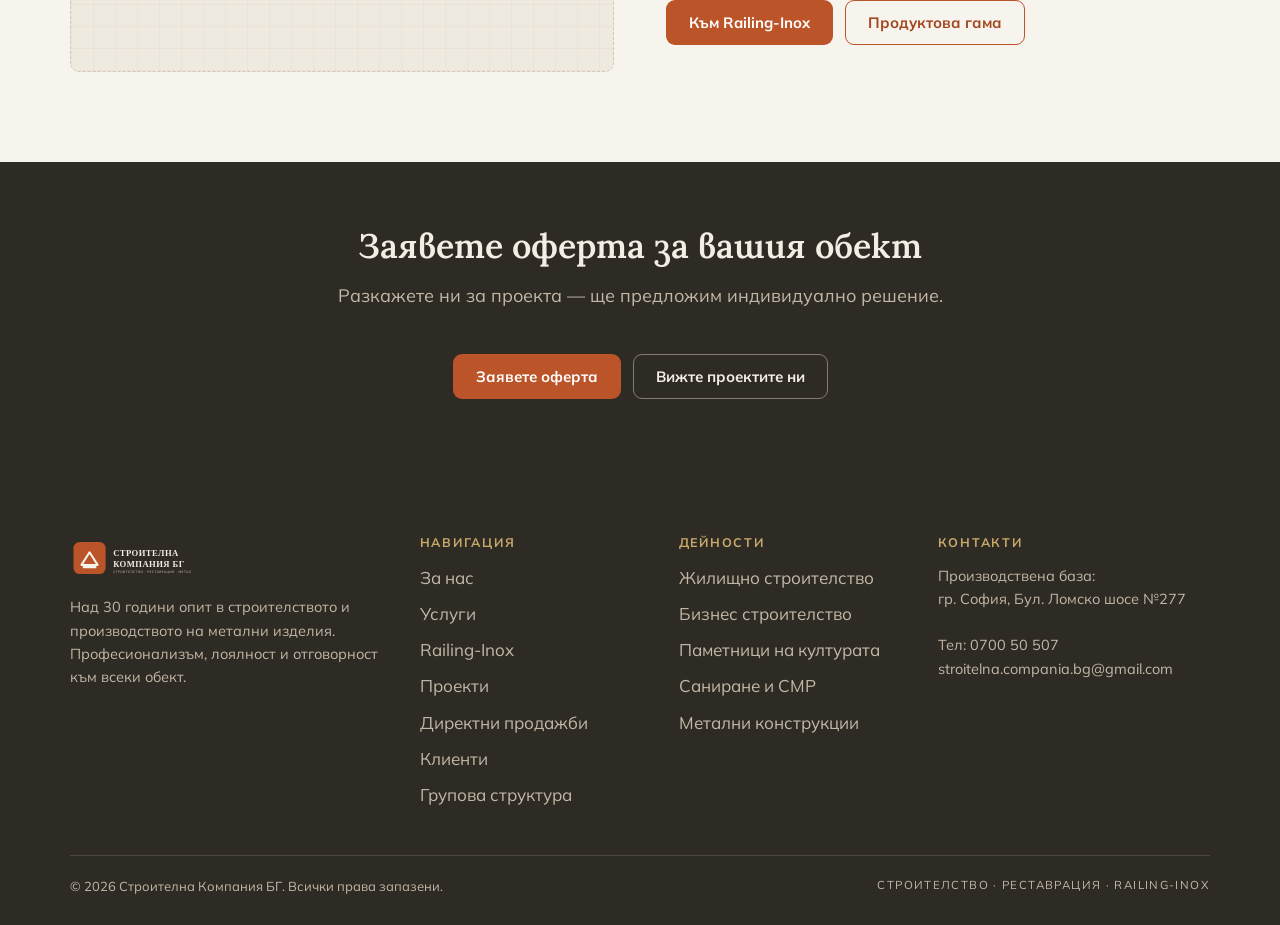
<file: uslugi.html>
<!doctype html>
<html lang="bg">
<head>
<meta charset="utf-8">
<meta name="viewport" content="width=device-width, initial-scale=1">
<title>Услуги — строителство на сгради и съоръжения | Строителна Компания БГ</title>
<meta name="description" content="Пет направления: жилищно и бизнес строителство, сгради — паметници на културата, саниране и СМР, и метални конструкции по EN 1090-1 и EN 1090-2.">
<link rel="canonical" href="uslugi.html">
<meta name="theme-color" content="#2E2A24">
<meta property="og:type" content="website">
<meta property="og:url" content="https://www.stroitelna-compania-bg.com/uslugi.html">
<meta property="og:locale" content="bg_BG">
<meta property="og:site_name" content="Строителна Компания БГ">
<meta property="og:title" content="Услуги — Строителна Компания БГ">
<meta property="og:description" content="Строителство на сгради и съоръжения — пет направления.">
<meta property="og:image" content="https://www.stroitelna-compania-bg.com/assets/brand/og-image.png">
<meta name="twitter:card" content="summary_large_image">
<link rel="icon" href="assets/brand/favicon.svg" type="image/svg+xml">
<link rel="icon" href="assets/brand/favicon-32.png" sizes="32x32" type="image/png">
<link rel="apple-touch-icon" href="assets/brand/logo-icon-placeholder.png">
<link rel="preconnect" href="https://fonts.googleapis.com">
<link rel="preconnect" href="https://fonts.gstatic.com" crossorigin>
<link href="https://fonts.googleapis.com/css2?family=Lora:wght@500;600;700&family=Mulish:wght@400;600;700&display=swap" rel="stylesheet">
<link rel="stylesheet" href="css/styles.css">
</head>
<body>
<a class="skip-link" href="#main">Към съдържанието</a>

<!-- ==== HEADER (keep in sync across all pages) ==== -->
<header class="site-header">
  <nav class="nav container" aria-label="Основна навигация">
    <a class="brand" href="index.html" aria-label="Строителна Компания БГ — начало">
      <img src="assets/brand/logo-placeholder.svg" alt="Строителна Компания БГ" width="480" height="160">
    </a>
    <button class="nav-toggle" aria-expanded="false" aria-controls="primary-nav" aria-label="Отвори меню">
      <span></span>
    </button>
    <ul class="nav-links" id="primary-nav">
      <li><a href="index.html">Начало</a></li>
      <li><a href="za-nas.html">За нас</a></li>
      <li><a href="uslugi.html" aria-current="page">Услуги</a></li>
      <li><a href="railing-inox.html">Railing-Inox</a></li>
      <li><a href="proekti.html">Проекти</a></li>
      <li><a href="prodazhbi.html">Продажби</a></li>
      <li><a href="klienti.html">Клиенти</a></li>
      <li><a href="kontakti.html">Контакти</a></li>
      <li class="nav-cta"><a class="btn btn--primary btn--sm" href="kontakti.html#oferta">Заявете оферта</a></li>
    </ul>
  </nav>
</header>

<main id="main">

  <section class="page-intro section--paper">
    <div class="container">
      <p class="eyebrow">Услуги</p>
      <h1>Строителство на сгради и съоръжения</h1>
      <p class="lead">Пет направления — от жилищни и бизнес обекти до паметници на културата и метални конструкции.</p>
      <ul class="pill-list" style="margin-top:20px;">
        <li><a href="#jilishtno">Жилищно</a></li>
        <li><a href="#biznes">Бизнес</a></li>
        <li><a href="#pametnici">Паметници на културата</a></li>
        <li><a href="#sanirane">Саниране и СМР</a></li>
        <li><a href="#metal">Метални конструкции</a></li>
      </ul>
    </div>
  </section>

  <!-- 1. Residential -->
  <section class="section section--paper" id="jilishtno">
    <div class="container split">
      <div>
        <p class="eyebrow">01 · Жилищно строителство</p>
        <h2>От основи до ключ</h2>
        <p>Изграждаме жилищни сгради от основи до ключ — от компактни еднофамилни къщи до многофамилни комплекси, с внимание към конструктивна сигурност, енергийна ефективност и срокове на изпълнение.</p>
        <ul>
          <li>Строителство на многофамилни сгради</li>
          <li>Строителство на еднофамилни сгради</li>
          <li>Груб строеж, покрив и дограма</li>
          <li>Топлоизолация, фасада и довършителни работи</li>
        </ul>
      </div>
      <div class="ph ph--4x3" data-label="Снимка: жилищен обект (груб строеж → завършена сграда)"></div>
    </div>
  </section>

  <!-- 2. Business -->
  <section class="section section--soft" id="biznes">
    <div class="container split">
      <div class="ph ph--4x3" data-label="Снимка: бизнес обект (търговски / промишлен)"></div>
      <div>
        <p class="eyebrow">02 · Бизнес строителство</p>
        <h2>Офис, търговски и промишлени обекти</h2>
        <p>Изпълняваме проекти за бизнеса — офис сгради, търговски обекти и промишлени халета — с доказан опит като главен изпълнител и подизпълнител по обекти на утвърдени търговски вериги и индустриални инвеститори.</p>
        <ul class="pill-list" style="margin:0 0 14px;"><li>Офис сгради</li><li>Търговски обекти</li><li>Промишлени сгради</li></ul>
        <p class="muted">Главен изпълнител на Технополис Младост; подизпълнител на Технополис Люлин, Надежда, Перник и Пловдив; главен изпълнител за новата визия на хипермаркети Praktiker.</p>
      </div>
    </div>
  </section>

  <!-- 3. Heritage -->
  <section class="section section--paper" id="pametnici">
    <div class="container split">
      <div>
        <p class="eyebrow">03 · Паметници на културата</p>
        <h2>Реставрация с уважение към оригинала</h2>
        <p>Работим с особено внимание по обекти с историческа и архитектурна стойност, съобразявайки се с изискванията за опазване на паметници на културата.</p>
        <p class="muted">Такъв е случаят с реконструкцията и реставрацията на сграда на ул. „Парчевич“ №49 в София, обявена за национална забележителност — там сме подизпълнител за довършителните СМР, вертикалната планировка, металните парапети, козирки и други елементи, изработени с внимание към оригиналния архитектурен облик.</p>
      </div>
      <div class="ph ph--4x3" data-label="Снимка: ул. Парчевич №49 (паметник на културата)"></div>
    </div>
  </section>

  <!-- 4. Renovation / СМР -->
  <section class="section section--soft" id="sanirane">
    <div class="container">
      <div class="section-head">
        <p class="eyebrow">04 · Саниране и строително-монтажни работи</p>
        <h2>Енергийно обновяване и пълен спектър СМР</h2>
        <p class="lead">Извършваме саниране и енергийно обновяване на сгради, както и пълен спектър от строително-монтажни работи — от конструктивни намеси до довършителни работи, с фокус върху качество и срокове.</p>
      </div>
      <div class="grid grid--3">
        <div class="card"><span class="card__badge">1</span><h3>Конструктивни намеси</h3><p class="mb-0">Укрепване и преустройства с проектна документация.</p></div>
        <div class="card"><span class="card__badge">2</span><h3>Енергийна ефективност</h3><p class="mb-0">Топлоизолация, фасади и обновяване на сградната обвивка.</p></div>
        <div class="card"><span class="card__badge">3</span><h3>Довършителни работи</h3><p class="mb-0">Качествено изпълнение до завършен обект.</p></div>
      </div>
    </div>
  </section>

  <!-- 5. Metal -->
  <section class="section section--paper" id="metal">
    <div class="container split">
      <div class="ph ph--4x3" data-label="Снимка: метални конструкции и изделия"></div>
      <div>
        <p class="eyebrow">05 · Метални конструкции и изделия</p>
        <h2>Сертифицирано метално производство</h2>
        <p>Произвеждаме метални конструкции и изделия в партньорство с марката <strong>Railing-Inox</strong> — по система за контрол на качеството <strong>EN 1090-1</strong> и <strong>EN 1090-2</strong>. Собствена производствена база в София с пълен цикъл на изработка.</p>
        <ul class="pill-list" style="margin:0 0 16px;"><li>Парапети</li><li>Стълби</li><li>Козирки</li><li>Огради и врати</li><li>Решетки</li></ul>
        <div class="btn-row">
          <a class="btn btn--primary" href="railing-inox.html">Към Railing-Inox</a>
          <a class="btn btn--ghost" href="railing-inox.html#produkti">Продуктова гама</a>
        </div>
      </div>
    </div>
  </section>

  <section class="section--tight section--panel">
    <div class="container center">
      <div class="section-head" style="margin-inline:auto;"><h2>Заявете оферта за вашия обект</h2><p class="lead">Разкажете ни за проекта — ще предложим индивидуално решение.</p></div>
      <div class="btn-row" style="justify-content:center;">
        <a class="btn btn--primary" href="kontakti.html#oferta">Заявете оферта</a>
        <a class="btn btn--on-dark" href="proekti.html">Вижте проектите ни</a>
      </div>
    </div>
  </section>

</main>

<!-- ==== FOOTER (keep in sync across all pages) ==== -->
<footer class="site-footer">
  <div class="container">
    <div class="footer-grid">
      <div class="footer-col">
        <img class="footer-logo" src="assets/brand/logo-placeholder-dark.svg" alt="Строителна Компания БГ">
        <p>Над 30 години опит в строителството и производството на метални изделия. Професионализъм, лоялност и отговорност към всеки обект.</p>
      </div>
      <div class="footer-col">
        <h4>Навигация</h4>
        <ul>
          <li><a href="za-nas.html">За нас</a></li>
          <li><a href="uslugi.html">Услуги</a></li>
          <li><a href="railing-inox.html">Railing-Inox</a></li>
          <li><a href="proekti.html">Проекти</a></li>
          <li><a href="prodazhbi.html">Директни продажби</a></li>
          <li><a href="klienti.html">Клиенти</a></li>
          <li><a href="grupova-struktura.html">Групова структура</a></li>
        </ul>
      </div>
      <div class="footer-col">
        <h4>Дейности</h4>
        <ul>
          <li><a href="uslugi.html#jilishtno">Жилищно строителство</a></li>
          <li><a href="uslugi.html#biznes">Бизнес строителство</a></li>
          <li><a href="uslugi.html#pametnici">Паметници на културата</a></li>
          <li><a href="uslugi.html#sanirane">Саниране и СМР</a></li>
          <li><a href="uslugi.html#metal">Метални конструкции</a></li>
        </ul>
      </div>
      <div class="footer-col">
        <h4>Контакти</h4>
        <p>
          Производствена база:<br>гр. София, Бул. Ломско шосе №277<br><br>
          Тел: <a href="tel:070050507">0700 50 507</a><br>
          <a href="mailto:stroitelna.compania.bg@gmail.com">stroitelna.compania.bg@gmail.com</a>
        </p>
      </div>
    </div>
    <div class="footer-bottom">
      <span>© <span id="year">2026</span> Строителна Компания БГ. Всички права запазени.</span>
      <span class="footer-brands">Строителство · Реставрация · Railing-Inox</span>
    </div>
  </div>
</footer>

<script src="js/main.js" defer></script>
</body>
</html>
</file>
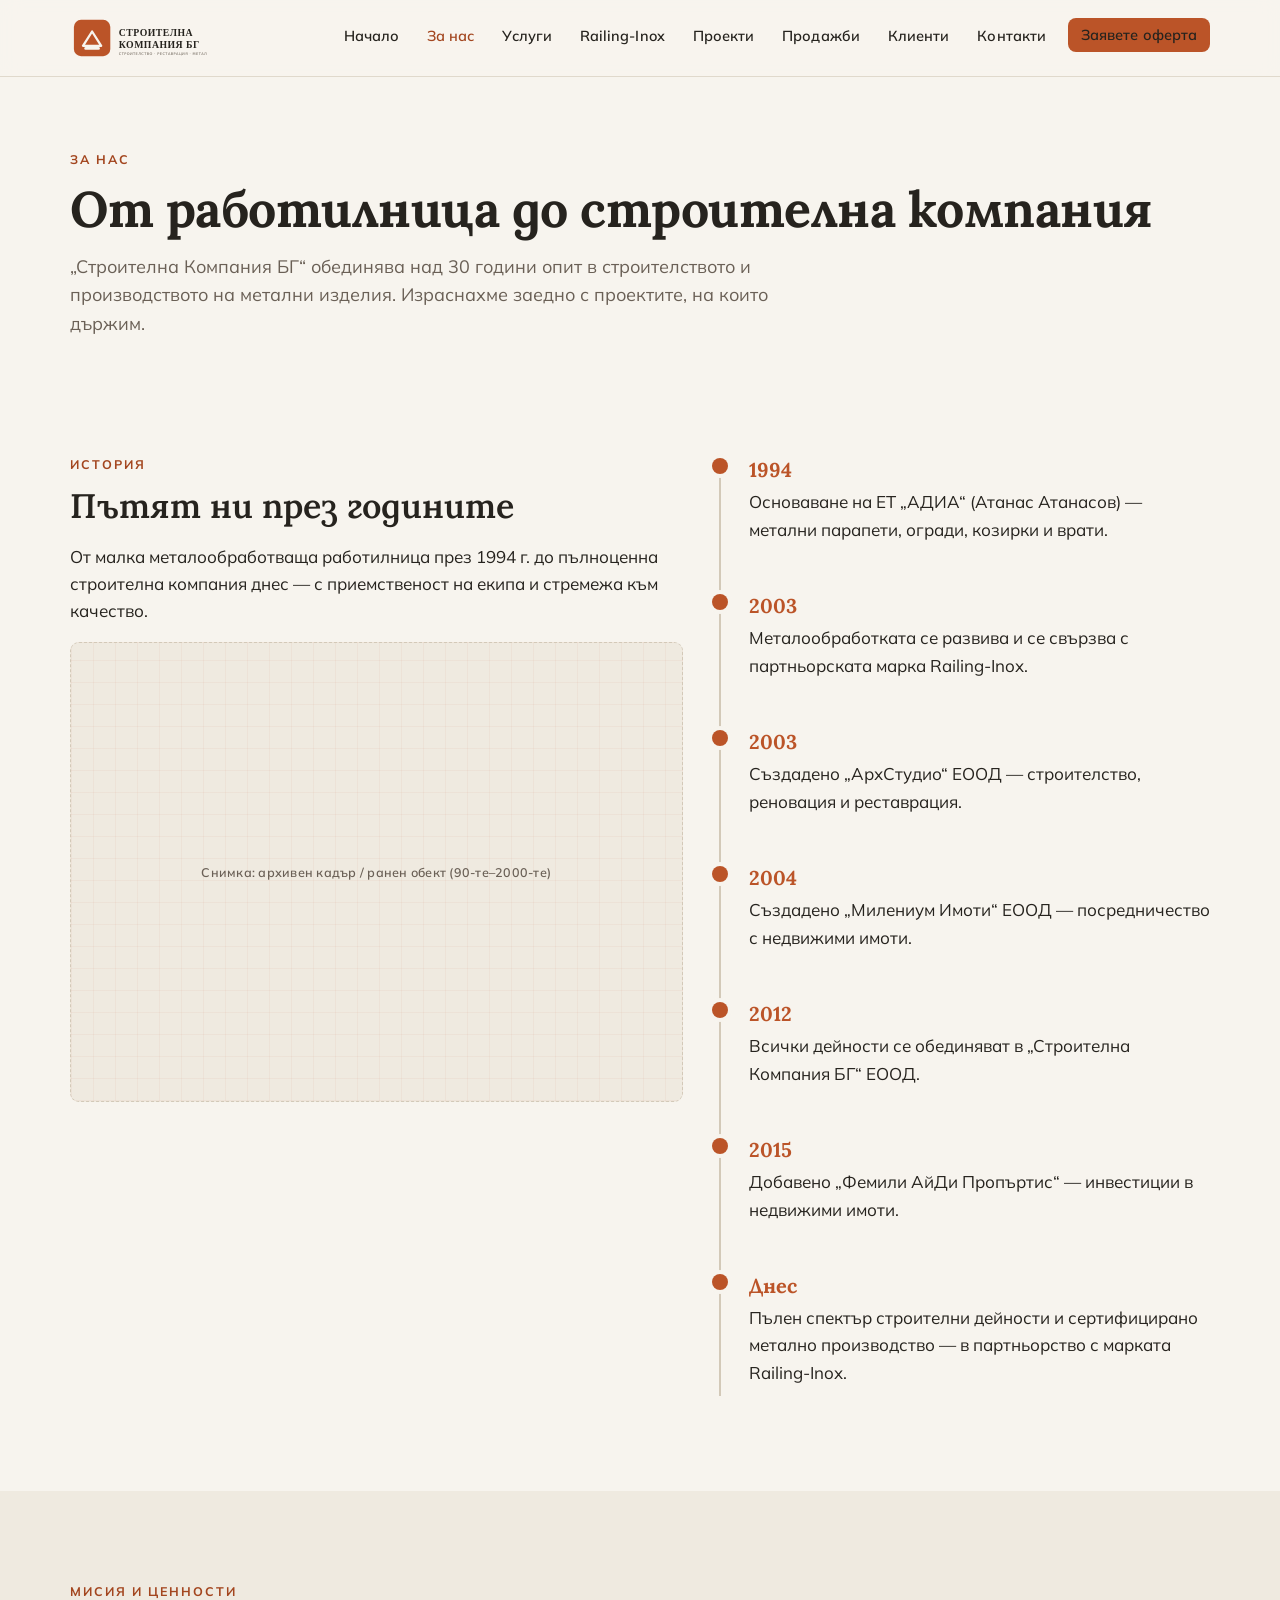
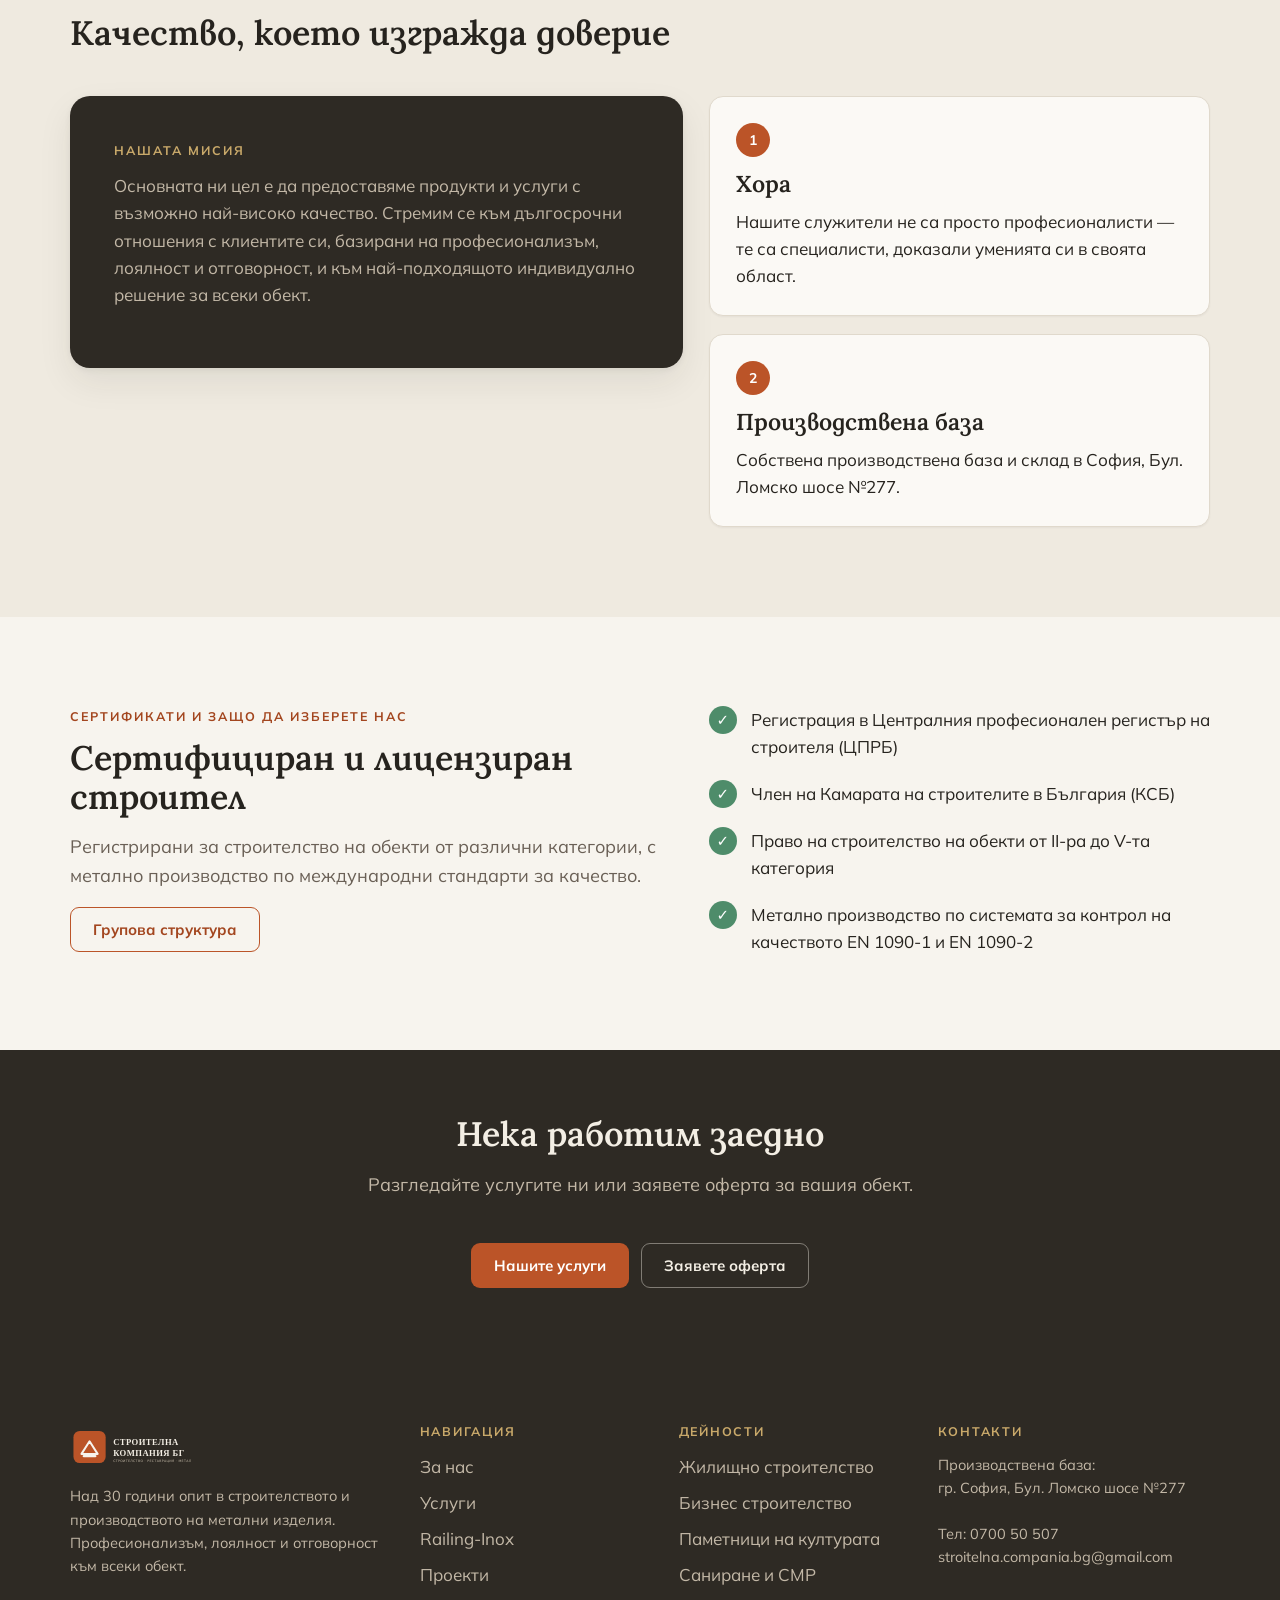
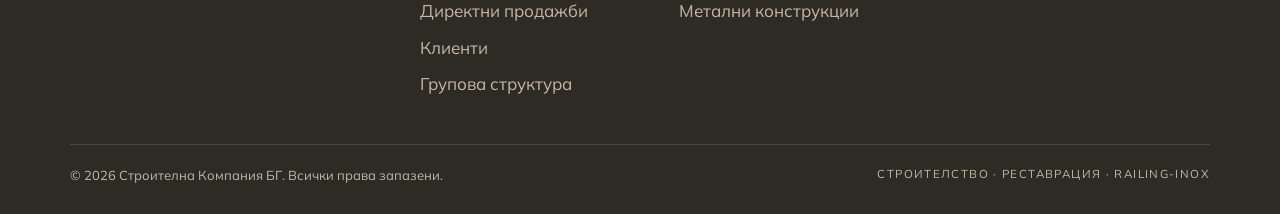
<file: za-nas.html>
<!doctype html>
<html lang="bg">
<head>
<meta charset="utf-8">
<meta name="viewport" content="width=device-width, initial-scale=1">
<title>За нас — Строителна Компания БГ</title>
<meta name="description" content="История, мисия и ценности на Строителна Компания БГ — над 30 години опит в строителството и металното производство. Сертифициран строител, член на КСБ и ЦПРБ.">
<link rel="canonical" href="za-nas.html">
<meta name="theme-color" content="#2E2A24">
<meta property="og:type" content="website">
<meta property="og:url" content="https://www.stroitelna-compania-bg.com/za-nas.html">
<meta property="og:locale" content="bg_BG">
<meta property="og:site_name" content="Строителна Компания БГ">
<meta property="og:title" content="За нас — Строителна Компания БГ">
<meta property="og:description" content="Над 30 години опит. От металообработваща работилница до пълноценна строителна компания.">
<meta property="og:image" content="https://www.stroitelna-compania-bg.com/assets/brand/og-image.png">
<meta name="twitter:card" content="summary_large_image">
<link rel="icon" href="assets/brand/favicon.svg" type="image/svg+xml">
<link rel="icon" href="assets/brand/favicon-32.png" sizes="32x32" type="image/png">
<link rel="apple-touch-icon" href="assets/brand/logo-icon-placeholder.png">
<link rel="preconnect" href="https://fonts.googleapis.com">
<link rel="preconnect" href="https://fonts.gstatic.com" crossorigin>
<link href="https://fonts.googleapis.com/css2?family=Lora:wght@500;600;700&family=Mulish:wght@400;600;700&display=swap" rel="stylesheet">
<link rel="stylesheet" href="css/styles.css">
</head>
<body>
<a class="skip-link" href="#main">Към съдържанието</a>

<!-- ==== HEADER (keep in sync across all pages) ==== -->
<header class="site-header">
  <nav class="nav container" aria-label="Основна навигация">
    <a class="brand" href="index.html" aria-label="Строителна Компания БГ — начало">
      <img src="assets/brand/logo-placeholder.svg" alt="Строителна Компания БГ" width="480" height="160">
    </a>
    <button class="nav-toggle" aria-expanded="false" aria-controls="primary-nav" aria-label="Отвори меню">
      <span></span>
    </button>
    <ul class="nav-links" id="primary-nav">
      <li><a href="index.html">Начало</a></li>
      <li><a href="za-nas.html" aria-current="page">За нас</a></li>
      <li><a href="uslugi.html">Услуги</a></li>
      <li><a href="railing-inox.html">Railing-Inox</a></li>
      <li><a href="proekti.html">Проекти</a></li>
      <li><a href="prodazhbi.html">Продажби</a></li>
      <li><a href="klienti.html">Клиенти</a></li>
      <li><a href="kontakti.html">Контакти</a></li>
      <li class="nav-cta"><a class="btn btn--primary btn--sm" href="kontakti.html#oferta">Заявете оферта</a></li>
    </ul>
  </nav>
</header>

<main id="main">

  <section class="page-intro section--paper">
    <div class="container">
      <p class="eyebrow">За нас</p>
      <h1>От работилница до строителна компания</h1>
      <p class="lead">„Строителна Компания БГ“ обединява над 30 години опит в строителството и производството на метални изделия. Израснахме заедно с проектите, на които държим.</p>
    </div>
  </section>

  <!-- History timeline -->
  <section class="section section--paper">
    <div class="container grid grid--sidebar">
      <div>
        <p class="eyebrow">История</p>
        <h2>Пътят ни през годините</h2>
        <p>От малка металообработваща работилница през 1994 г. до пълноценна строителна компания днес — с приемственост на екипа и стремежа към качество.</p>
        <div class="ph ph--4x3" data-label="Снимка: архивен кадър / ранен обект (90-те–2000-те)" style="margin-top:18px;"></div>
      </div>
      <ol class="timeline">
        <li><div class="year">1994</div><p class="event">Основаване на ЕТ „АДИА“ (Атанас Атанасов) — метални парапети, огради, козирки и врати.</p></li>
        <li><div class="year">2003</div><p class="event">Металообработката се развива и се свързва с партньорската марка Railing-Inox.</p></li>
        <li><div class="year">2003</div><p class="event">Създадено „АрхСтудио“ ЕООД — строителство, реновация и реставрация.</p></li>
        <li><div class="year">2004</div><p class="event">Създадено „Милениум Имоти“ ЕООД — посредничество с недвижими имоти.</p></li>
        <li><div class="year">2012</div><p class="event">Всички дейности се обединяват в „Строителна Компания БГ“ ЕООД.</p></li>
        <li><div class="year">2015</div><p class="event">Добавено „Фемили АйДи Пропъртис“ — инвестиции в недвижими имоти.</p></li>
        <li><div class="year">Днес</div><p class="event">Пълен спектър строителни дейности и сертифицирано метално производство — в партньорство с марката Railing-Inox.</p></li>
      </ol>
    </div>
  </section>

  <!-- Mission & values -->
  <section class="section section--soft">
    <div class="container">
      <div class="section-head">
        <p class="eyebrow">Мисия и ценности</p>
        <h2>Качество, което изгражда доверие</h2>
      </div>
      <div class="grid grid--sidebar">
        <div class="callout">
          <p class="eyebrow">Нашата мисия</p>
          <p>Основната ни цел е да предоставяме продукти и услуги с възможно най-високо качество. Стремим се към дългосрочни отношения с клиентите си, базирани на професионализъм, лоялност и отговорност, и към най-подходящото индивидуално решение за всеки обект.</p>
        </div>
        <div class="grid" style="gap:18px;">
          <div class="card"><span class="card__badge">1</span><h3>Хора</h3><p class="mb-0">Нашите служители не са просто професионалисти — те са специалисти, доказали уменията си в своята област.</p></div>
          <div class="card"><span class="card__badge">2</span><h3>Производствена база</h3><p class="mb-0">Собствена производствена база и склад в София, Бул. Ломско шосе №277.</p></div>
        </div>
      </div>
    </div>
  </section>

  <!-- Certificates -->
  <section class="section section--paper">
    <div class="container grid grid--sidebar">
      <div>
        <p class="eyebrow">Сертификати и защо да изберете нас</p>
        <h2>Сертифициран и лицензиран строител</h2>
        <p class="lead">Регистрирани за строителство на обекти от различни категории, с метално производство по международни стандарти за качество.</p>
        <div class="btn-row"><a class="btn btn--ghost" href="grupova-struktura.html">Групова структура</a></div>
      </div>
      <ul class="checklist">
        <li>Регистрация в Централния професионален регистър на строителя (ЦПРБ)</li>
        <li>Член на Камарата на строителите в България (КСБ)</li>
        <li>Право на строителство на обекти от II-ра до V-та категория</li>
        <li>Метално производство по системата за контрол на качеството EN 1090-1 и EN 1090-2</li>
      </ul>
    </div>
  </section>

  <section class="section--tight section--panel">
    <div class="container center">
      <div class="section-head" style="margin-inline:auto;"><h2>Нека работим заедно</h2><p class="lead">Разгледайте услугите ни или заявете оферта за вашия обект.</p></div>
      <div class="btn-row" style="justify-content:center;">
        <a class="btn btn--primary" href="uslugi.html">Нашите услуги</a>
        <a class="btn btn--on-dark" href="kontakti.html#oferta">Заявете оферта</a>
      </div>
    </div>
  </section>

</main>

<!-- ==== FOOTER (keep in sync across all pages) ==== -->
<footer class="site-footer">
  <div class="container">
    <div class="footer-grid">
      <div class="footer-col">
        <img class="footer-logo" src="assets/brand/logo-placeholder-dark.svg" alt="Строителна Компания БГ">
        <p>Над 30 години опит в строителството и производството на метални изделия. Професионализъм, лоялност и отговорност към всеки обект.</p>
      </div>
      <div class="footer-col">
        <h4>Навигация</h4>
        <ul>
          <li><a href="za-nas.html">За нас</a></li>
          <li><a href="uslugi.html">Услуги</a></li>
          <li><a href="railing-inox.html">Railing-Inox</a></li>
          <li><a href="proekti.html">Проекти</a></li>
          <li><a href="prodazhbi.html">Директни продажби</a></li>
          <li><a href="klienti.html">Клиенти</a></li>
          <li><a href="grupova-struktura.html">Групова структура</a></li>
        </ul>
      </div>
      <div class="footer-col">
        <h4>Дейности</h4>
        <ul>
          <li><a href="uslugi.html#jilishtno">Жилищно строителство</a></li>
          <li><a href="uslugi.html#biznes">Бизнес строителство</a></li>
          <li><a href="uslugi.html#pametnici">Паметници на културата</a></li>
          <li><a href="uslugi.html#sanirane">Саниране и СМР</a></li>
          <li><a href="uslugi.html#metal">Метални конструкции</a></li>
        </ul>
      </div>
      <div class="footer-col">
        <h4>Контакти</h4>
        <p>
          Производствена база:<br>гр. София, Бул. Ломско шосе №277<br><br>
          Тел: <a href="tel:070050507">0700 50 507</a><br>
          <a href="mailto:stroitelna.compania.bg@gmail.com">stroitelna.compania.bg@gmail.com</a>
        </p>
      </div>
    </div>
    <div class="footer-bottom">
      <span>© <span id="year">2026</span> Строителна Компания БГ. Всички права запазени.</span>
      <span class="footer-brands">Строителство · Реставрация · Railing-Inox</span>
    </div>
  </div>
</footer>

<script src="js/main.js" defer></script>
</body>
</html>
</file>
<file: css/styles.css>
/* ==========================================================================
   Строителна Компания БГ — Design System
   Palette: "Теракота / Terracotta Atelier"  ·  Type: Lora + Mulish
   No build step. Edit tokens below to retheme the whole site.
   ========================================================================== */

:root {
  /* --- Color tokens (Terracotta Atelier) --- */
  --bg:            #F7F4EE;  /* warm paper page background */
  --surface:       #EFEAE0;  /* cards, quote blocks */
  --surface-soft:  #FBF9F5;  /* lighter card on paper */
  --text:          #26231E;  /* headings + body */
  --muted:         #6A6056;  /* captions, metadata, secondary */
  --accent:        #BB5428;  /* terracotta: CTA fills, large numerals */
  --accent-ink:    #A3461F;  /* accent text on light bg (AA: 5.5:1 / 5.1:1) */
  --accent-hover:  #A3461F;
  --accent-text:   #FFFFFF;  /* label color on accent (AA 4.76:1) */
  --accent-soft:   #F3E4D8;  /* tint for chips / highlights */
  --panel:         #2E2A24;  /* warm-charcoal feature panels / footer */
  --panel-text:    #F3EEE4;
  --panel-muted:   #C3B8A7;
  --gold:          #C9A96A;  /* subheadings on dark panels */
  --border:        #E0D9CC;
  --border-strong: #D3C9B8;
  --success:       #4E8C6A;  /* certificate / status badges */

  /* --- Elevation --- */
  --shadow-sm: 0 1px 2px rgba(38,35,30,.05);
  --shadow:    0 2px 6px rgba(38,35,30,.06), 0 14px 34px rgba(38,35,30,.08);
  --shadow-lg: 0 8px 40px rgba(38,35,30,.14);

  /* --- Shape & type --- */
  --radius: 14px;
  --radius-sm: 9px;
  --radius-lg: 20px;
  --head: 'Lora', Georgia, 'Times New Roman', serif;
  --body: 'Mulish', system-ui, -apple-system, 'Segoe UI', Roboto, sans-serif;

  /* --- Layout --- */
  --maxw: 1180px;
  --maxw-narrow: 820px;
  --gutter: 20px;
  --header-h: 76px;
}

/* ---------- Reset / base ---------- */
*, *::before, *::after { box-sizing: border-box; }
html { scroll-behavior: smooth; -webkit-text-size-adjust: 100%; }
@media (prefers-reduced-motion: reduce) { html { scroll-behavior: auto; } }

body {
  margin: 0;
  background: var(--bg);
  color: var(--text);
  font-family: var(--body);
  font-size: 17px;
  line-height: 1.6;
  -webkit-font-smoothing: antialiased;
  text-rendering: optimizeLegibility;
}

img, svg, video { max-width: 100%; height: auto; display: block; }
a { color: var(--accent-ink); text-decoration: none; }
a:hover { color: var(--accent-hover); text-decoration: underline; }
h1, h2, h3, h4 { font-family: var(--head); font-weight: 600; line-height: 1.15; color: var(--text); margin: 0 0 .5em; }
h1 { font-size: clamp(30px, 5vw, 50px); font-weight: 700; letter-spacing: -.01em; }
h2 { font-size: clamp(24px, 3.4vw, 34px); }
h3 { font-size: clamp(19px, 2.2vw, 23px); }
p { margin: 0 0 1rem; }
ul, ol { margin: 0 0 1rem; padding-left: 1.2rem; }
li { margin-bottom: .35rem; }
strong { font-weight: 700; }

/* ---------- Accessibility helpers ---------- */
.visually-hidden {
  position: absolute !important; width: 1px; height: 1px; padding: 0; margin: -1px;
  overflow: hidden; clip: rect(0 0 0 0); white-space: nowrap; border: 0;
}
.skip-link {
  position: absolute; left: 12px; top: -48px; z-index: 200;
  background: var(--accent); color: var(--accent-text); padding: 10px 16px;
  border-radius: var(--radius-sm); transition: top .18s ease; font-weight: 600;
}
.skip-link:focus { top: 12px; text-decoration: none; }
:focus-visible { outline: 3px solid var(--accent); outline-offset: 2px; border-radius: 3px; }

/* ---------- Layout ---------- */
.container { max-width: var(--maxw); margin-inline: auto; padding-inline: var(--gutter); }
.container--narrow { max-width: var(--maxw-narrow); }
.section { padding: clamp(48px, 7vw, 92px) 0; }
.section--tight { padding: clamp(34px, 5vw, 64px) 0; }
.section--paper { background: var(--bg); }
.section--soft  { background: var(--surface); }
.section--panel { background: var(--panel); color: var(--panel-text); }
.section--panel h1, .section--panel h2, .section--panel h3 { color: var(--panel-text); }

.eyebrow {
  font-family: var(--body);
  font-size: 12.5px; font-weight: 700; letter-spacing: .16em; text-transform: uppercase;
  color: var(--accent-ink); margin: 0 0 12px;
}
.section--panel .eyebrow { color: var(--gold); }
.section-head { max-width: 72ch; margin-bottom: clamp(24px, 4vw, 44px); }
.section-head p.lead { color: var(--muted); font-size: 18px; margin: 0; }
.section--panel .section-head p.lead { color: var(--panel-muted); }
.lead { font-size: 18px; color: var(--muted); }

/* ---------- Buttons ---------- */
.btn {
  display: inline-flex; align-items: center; gap: .5em;
  font-family: var(--body); font-weight: 700; font-size: 15px; line-height: 1;
  padding: 14px 22px; border-radius: var(--radius-sm); border: 1.5px solid transparent;
  cursor: pointer; transition: background .16s ease, color .16s ease, border-color .16s ease, transform .08s ease;
  text-decoration: none; white-space: nowrap;
}
.btn:hover { text-decoration: none; }
.btn:active { transform: translateY(1px); }
.btn--primary { background: var(--accent); color: var(--accent-text); }
.btn--primary:hover { background: var(--accent-hover); color: var(--accent-text); }
.btn--ghost { background: transparent; color: var(--accent-ink); border-color: var(--accent); }
.btn--ghost:hover { background: var(--accent-soft); color: var(--accent-hover); }
.btn--on-dark { background: transparent; color: var(--panel-text); border-color: rgba(243,238,228,.42); }
.btn--on-dark:hover { background: rgba(243,238,228,.1); color: var(--panel-text); }
.btn--sm { padding: 9px 15px; font-size: 13.5px; }
.btn-row { display: flex; flex-wrap: wrap; gap: 12px; }

/* ---------- Header / nav ---------- */
.site-header {
  position: sticky; top: 0; z-index: 100;
  background: color-mix(in srgb, var(--bg) 88%, transparent);
  backdrop-filter: saturate(150%) blur(10px);
  border-bottom: 1px solid var(--border);
}
.nav { display: flex; align-items: center; justify-content: space-between; min-height: var(--header-h); gap: 16px; }
.brand { display: inline-flex; align-items: center; gap: 10px; }
.brand img { height: 52px; width: auto; }
.nav-links { display: flex; align-items: center; gap: 4px; list-style: none; margin: 0; padding: 0; }
.nav-links a {
  display: inline-block; padding: 9px 12px; border-radius: 8px; color: var(--text);
  font-weight: 600; font-size: 14.5px; letter-spacing: .005em;
}
.nav-links a:hover { background: var(--surface); color: var(--text); text-decoration: none; }
.nav-links a[aria-current="page"] { color: var(--accent-ink); }
.nav-cta { margin-left: 6px; }
.nav-toggle {
  display: none; background: transparent; border: 1.5px solid var(--border-strong);
  border-radius: 9px; width: 44px; height: 44px; cursor: pointer; align-items: center; justify-content: center;
}
.nav-toggle span, .nav-toggle span::before, .nav-toggle span::after {
  content: ""; display: block; width: 20px; height: 2px; background: var(--text); border-radius: 2px; position: relative; transition: transform .2s ease, opacity .2s ease;
}
.nav-toggle span::before { position: absolute; top: -6px; }
.nav-toggle span::after { position: absolute; top: 6px; }
.nav-toggle[aria-expanded="true"] span { background: transparent; }
.nav-toggle[aria-expanded="true"] span::before { transform: translateY(6px) rotate(45deg); }
.nav-toggle[aria-expanded="true"] span::after { transform: translateY(-6px) rotate(-45deg); }

@media (max-width: 920px) {
  .nav-toggle { display: inline-flex; }
  .nav-links {
    position: absolute; left: 0; right: 0; top: var(--header-h);
    flex-direction: column; align-items: stretch; gap: 2px;
    background: var(--bg); border-bottom: 1px solid var(--border);
    padding: 12px var(--gutter) 18px; box-shadow: var(--shadow);
    display: none;
  }
  .nav-links.open { display: flex; }
  .nav-links a { padding: 12px 10px; font-size: 16px; }
  .nav-cta { margin: 6px 0 0; }
  .nav-cta .btn { width: 100%; justify-content: center; }
}

/* ---------- Hero ---------- */
.hero { position: relative; overflow: hidden; background: var(--panel); color: var(--panel-text); }
.hero__media {
  position: absolute; inset: 0;
  /* Blueprint-texture placeholder until a real site photo is supplied. */
  background:
    linear-gradient(115deg, rgba(46,42,36,.86) 0%, rgba(46,42,36,.6) 48%, rgba(46,42,36,.82) 100%),
    repeating-linear-gradient(0deg, rgba(201,169,106,.09) 0 1px, transparent 1px 44px),
    repeating-linear-gradient(90deg, rgba(201,169,106,.09) 0 1px, transparent 1px 44px),
    radial-gradient(120% 120% at 80% 10%, #3a342b 0%, #272420 70%);
}
.hero__inner { position: relative; z-index: 2; padding: clamp(64px, 11vw, 132px) 0; max-width: 62ch; }
.hero h1 { color: var(--panel-text); margin-bottom: 18px; }
.hero__lead { font-size: clamp(17px, 2.2vw, 21px); color: var(--panel-muted); font-style: italic; margin-bottom: 14px; max-width: 42ch; }
.hero__tags { display: flex; flex-wrap: wrap; gap: 8px 22px; list-style: none; margin: 0 0 30px; padding: 0; color: var(--gold); font-weight: 700; font-size: 12.5px; letter-spacing: .14em; text-transform: uppercase; }
.hero__tags li { position: relative; padding-left: 0; }
.hero .btn-row { margin-top: 4px; }
.hero__note { margin-top: 18px; font-size: 12.5px; color: var(--panel-muted); opacity: .8; }

/* ---------- Image placeholders (until real photos arrive) ---------- */
.ph {
  position: relative; background: var(--surface);
  border: 1px dashed var(--border-strong); border-radius: var(--radius-sm);
  overflow: hidden; color: var(--muted);
  background-image:
    repeating-linear-gradient(0deg, rgba(187,84,40,.05) 0 1px, transparent 1px 22px),
    repeating-linear-gradient(90deg, rgba(187,84,40,.05) 0 1px, transparent 1px 22px);
}
.ph::after {
  content: attr(data-label); position: absolute; inset: 0; display: flex; align-items: center; justify-content: center;
  text-align: center; padding: 14px; font-size: 12.5px; font-weight: 600; letter-spacing: .02em; color: var(--muted);
}
.ph--16x9 { aspect-ratio: 16 / 9; }
.ph--4x3  { aspect-ratio: 4 / 3; }
.ph--1x1  { aspect-ratio: 1 / 1; }
.ph--3x2  { aspect-ratio: 3 / 2; }
.ph--wide { aspect-ratio: 21 / 9; }

/* ---------- Cards & grids ---------- */
.grid { display: grid; gap: clamp(16px, 2.4vw, 26px); }
.grid--2 { grid-template-columns: repeat(2, 1fr); }
.grid--3 { grid-template-columns: repeat(3, 1fr); }
.grid--4 { grid-template-columns: repeat(4, 1fr); }
.grid--sidebar { grid-template-columns: 1.1fr .9fr; align-items: start; }
@media (max-width: 900px) { .grid--3, .grid--4 { grid-template-columns: repeat(2, 1fr); } .grid--sidebar { grid-template-columns: 1fr; } }
@media (max-width: 620px) { .grid--2, .grid--3, .grid--4 { grid-template-columns: 1fr; } }

.card {
  background: var(--surface-soft); border: 1px solid var(--border); border-radius: var(--radius);
  padding: 26px; box-shadow: var(--shadow-sm);
  transition: box-shadow .18s ease, transform .18s ease, border-color .18s ease;
}
.card--link:hover { box-shadow: var(--shadow); transform: translateY(-3px); border-color: var(--border-strong); }
.card h3 { margin-bottom: 10px; }
.card p:last-child { margin-bottom: 0; }
.card__num { font-family: var(--head); font-weight: 700; color: var(--accent); font-size: 40px; line-height: 1; display: block; margin-bottom: 8px; }
.card__badge {
  display: inline-flex; align-items: center; justify-content: center; min-width: 34px; height: 34px;
  padding: 0 11px; border-radius: 999px; background: var(--accent); color: var(--accent-text);
  font-weight: 700; font-size: 14px; margin-bottom: 14px;
}

/* ---------- Stat tiles ---------- */
.stats { display: grid; grid-template-columns: repeat(4, 1fr); gap: 18px; }
@media (max-width: 760px) { .stats { grid-template-columns: repeat(2, 1fr); } }
.stat {
  background: var(--surface-soft); border: 1px solid var(--border);
  border-radius: var(--radius); padding: 24px 20px; text-align: left;
}
.section--panel .stat { background: rgba(243,238,228,.05); border-color: rgba(243,238,228,.14); }
.stat b { display: block; font-family: var(--head); font-weight: 700; color: var(--accent); font-size: clamp(34px, 5vw, 46px); line-height: 1; }
.section--panel .stat b { color: var(--gold); }
.stat span { display: block; margin-top: 8px; font-size: 14px; color: var(--muted); line-height: 1.4; }
.section--panel .stat span { color: var(--panel-muted); }

/* ---------- Feature / split ---------- */
.split { display: grid; grid-template-columns: 1fr 1fr; gap: clamp(22px, 4vw, 56px); align-items: center; }
.split--media-right { grid-template-columns: 1fr 1fr; }
@media (max-width: 860px) { .split { grid-template-columns: 1fr; } }

/* ---------- Timeline ---------- */
.timeline { list-style: none; margin: 0; padding: 0; position: relative; }
.timeline::before { content: ""; position: absolute; left: 10px; top: 6px; bottom: 6px; width: 2px; background: var(--border-strong); }
.timeline li { position: relative; padding: 0 0 26px 40px; }
.timeline li:last-child { padding-bottom: 0; }
.timeline li::before {
  content: ""; position: absolute; left: 3px; top: 4px; width: 16px; height: 16px; border-radius: 50%;
  background: var(--accent); box-shadow: 0 0 0 4px var(--bg);
}
.timeline .year { font-family: var(--head); font-weight: 700; color: var(--accent); font-size: 20px; }
.timeline .event { color: var(--text); margin-top: 2px; }

/* ---------- Filter chips ---------- */
.chips { display: flex; flex-wrap: wrap; gap: 9px; margin-bottom: 26px; }
.chip {
  font-family: var(--body); font-weight: 600; font-size: 13.5px;
  padding: 8px 15px; border-radius: 999px; border: 1.5px solid var(--border-strong);
  background: transparent; color: var(--text); cursor: pointer; transition: all .15s ease;
}
.chip:hover { border-color: var(--accent); color: var(--accent); }
.chip[aria-pressed="true"] { background: var(--accent); border-color: var(--accent); color: var(--accent-text); }

/* ---------- Project / listing cards ---------- */
.tile {
  background: var(--surface-soft); border: 1px solid var(--border); border-radius: var(--radius);
  overflow: hidden; box-shadow: var(--shadow-sm); display: flex; flex-direction: column;
  transition: box-shadow .18s ease, transform .18s ease;
}
.tile:hover { box-shadow: var(--shadow); transform: translateY(-3px); }
.tile__body { padding: 18px 20px 22px; display: flex; flex-direction: column; gap: 6px; flex: 1; }
.tile__meta { font-size: 12.5px; color: var(--muted); letter-spacing: .02em; }
.tile__title { font-family: var(--head); font-weight: 600; font-size: 18px; margin: 0; }
.tile__role { font-size: 13px; color: var(--muted); }
.tag {
  display: inline-block; font-size: 11.5px; font-weight: 700; letter-spacing: .04em; text-transform: uppercase;
  padding: 4px 10px; border-radius: 999px; background: var(--accent-soft); color: var(--accent-hover);
}
.tag--muted { background: var(--surface); color: var(--muted); }
.tag--success { background: color-mix(in srgb, var(--success) 16%, transparent); color: #2f6b4d; }
.tag--warning { background: color-mix(in srgb, var(--gold) 28%, transparent); color: #7a5b1f; }

/* ---------- Definition / info rows ---------- */
.info-rows { display: grid; gap: 12px; }
.info-row {
  display: grid; grid-template-columns: 200px 1fr; gap: 16px; align-items: baseline;
  background: var(--surface-soft); border: 1px solid var(--border); border-radius: var(--radius-sm); padding: 16px 20px;
}
.info-row dt { font-size: 12px; font-weight: 700; letter-spacing: .1em; text-transform: uppercase; color: var(--accent); margin: 0; }
.info-row dd { margin: 0; color: var(--text); }
@media (max-width: 620px) { .info-row { grid-template-columns: 1fr; gap: 4px; } }

/* ---------- Certificate list ---------- */
.checklist { list-style: none; margin: 0; padding: 0; display: grid; gap: 14px; }
.checklist li { position: relative; padding-left: 42px; }
.checklist li::before {
  content: "✓"; position: absolute; left: 0; top: 0; width: 28px; height: 28px; border-radius: 50%;
  background: var(--success); color: #fff; font-weight: 700; display: flex; align-items: center; justify-content: center; font-size: 15px;
}

/* ---------- Clients logo grid (text placeholders) ---------- */
.logo-grid { display: grid; grid-template-columns: repeat(4, 1fr); gap: 16px; }
@media (max-width: 760px) { .logo-grid { grid-template-columns: repeat(2, 1fr); } }
.logo-cell {
  display: flex; align-items: center; justify-content: center; text-align: center;
  background: var(--surface-soft); border: 1px solid var(--border); border-radius: var(--radius-sm);
  min-height: 92px; padding: 18px; font-family: var(--head); font-weight: 600; color: var(--text); font-size: 17px;
}

/* ---------- Partner callout ---------- */
.callout {
  background: var(--panel); color: var(--panel-text); border-radius: var(--radius-lg);
  padding: clamp(26px, 4vw, 44px); box-shadow: var(--shadow);
}
.callout h2, .callout h3 { color: var(--panel-text); }
.callout .eyebrow { color: var(--gold); }
.callout p { color: var(--panel-muted); }

/* ---------- Forms ---------- */
.form { display: grid; gap: 16px; }
.field { display: grid; gap: 6px; }
.field label { font-weight: 700; font-size: 14px; }
.field .req { color: var(--accent); }
.field input, .field select, .field textarea {
  font-family: var(--body); font-size: 16px; color: var(--text);
  background: var(--surface-soft); border: 1.5px solid var(--border-strong); border-radius: var(--radius-sm);
  padding: 12px 14px; width: 100%;
}
.field textarea { min-height: 130px; resize: vertical; }
.field input:focus, .field select:focus, .field textarea:focus { border-color: var(--accent); outline: none; box-shadow: 0 0 0 3px var(--accent-soft); }
.field--row { grid-template-columns: 1fr 1fr; gap: 16px; display: grid; }
@media (max-width: 560px) { .field--row { grid-template-columns: 1fr; } }
.form__note { font-size: 13px; color: var(--muted); }
.form-status { padding: 12px 16px; border-radius: var(--radius-sm); font-weight: 600; font-size: 14.5px; display: none; }
.form-status.show { display: block; }
.form-status.ok { background: color-mix(in srgb, var(--success) 15%, transparent); color: #2f6b4d; }
.form-status.err { background: #f6e0d6; color: #9a3a1a; }
.hp { position: absolute; left: -9999px; width: 1px; height: 1px; overflow: hidden; }

/* ---------- Footer ---------- */
.site-footer { background: var(--panel); color: var(--panel-text); padding: clamp(44px, 6vw, 72px) 0 28px; }
.site-footer a { color: var(--panel-muted); }
.site-footer a:hover { color: var(--panel-text); }
.footer-grid { display: grid; grid-template-columns: 1.4fr 1fr 1fr 1.2fr; gap: 32px; }
@media (max-width: 860px) { .footer-grid { grid-template-columns: 1fr 1fr; gap: 28px; } }
@media (max-width: 520px) { .footer-grid { grid-template-columns: 1fr; } }
.site-footer img.footer-logo { height: 46px; margin-bottom: 14px; }
.footer-col h4 { color: var(--gold); font-family: var(--body); font-size: 12.5px; letter-spacing: .14em; text-transform: uppercase; font-weight: 700; margin: 0 0 14px; }
.footer-col ul { list-style: none; margin: 0; padding: 0; }
.footer-col li { margin-bottom: 9px; }
.footer-col p { color: var(--panel-muted); font-size: 14.5px; }
.footer-bottom { margin-top: 38px; padding-top: 20px; border-top: 1px solid rgba(243,238,228,.14); display: flex; flex-wrap: wrap; gap: 10px 24px; justify-content: space-between; font-size: 13px; color: var(--panel-muted); }
.footer-brands { letter-spacing: .12em; text-transform: uppercase; font-size: 11.5px; }

/* ---------- Breadcrumb / page intro ---------- */
.page-intro { padding: clamp(40px, 6vw, 72px) 0 10px; }
.page-intro h1 { margin-bottom: 14px; }
.page-intro .lead { max-width: 68ch; }

/* ---------- Utilities ---------- */
.mt-0 { margin-top: 0; } .mb-0 { margin-bottom: 0; }
.center { text-align: center; } .center .section-head { margin-inline: auto; }
.muted { color: var(--muted); }
.flow > * + * { margin-top: 1rem; }
.pill-list { list-style: none; display: flex; flex-wrap: wrap; gap: 8px; padding: 0; margin: 0; }
.pill-list li { background: var(--surface); border: 1px solid var(--border); border-radius: 999px; padding: 6px 14px; font-size: 14px; font-weight: 600; }
.note-box { background: var(--accent-soft); border: 1px solid color-mix(in srgb, var(--accent) 30%, transparent); border-radius: var(--radius-sm); padding: 16px 18px; font-size: 14.5px; color: var(--text); }
hr.rule { border: 0; border-top: 1px solid var(--border); margin: clamp(32px,5vw,56px) 0; }
</file>
